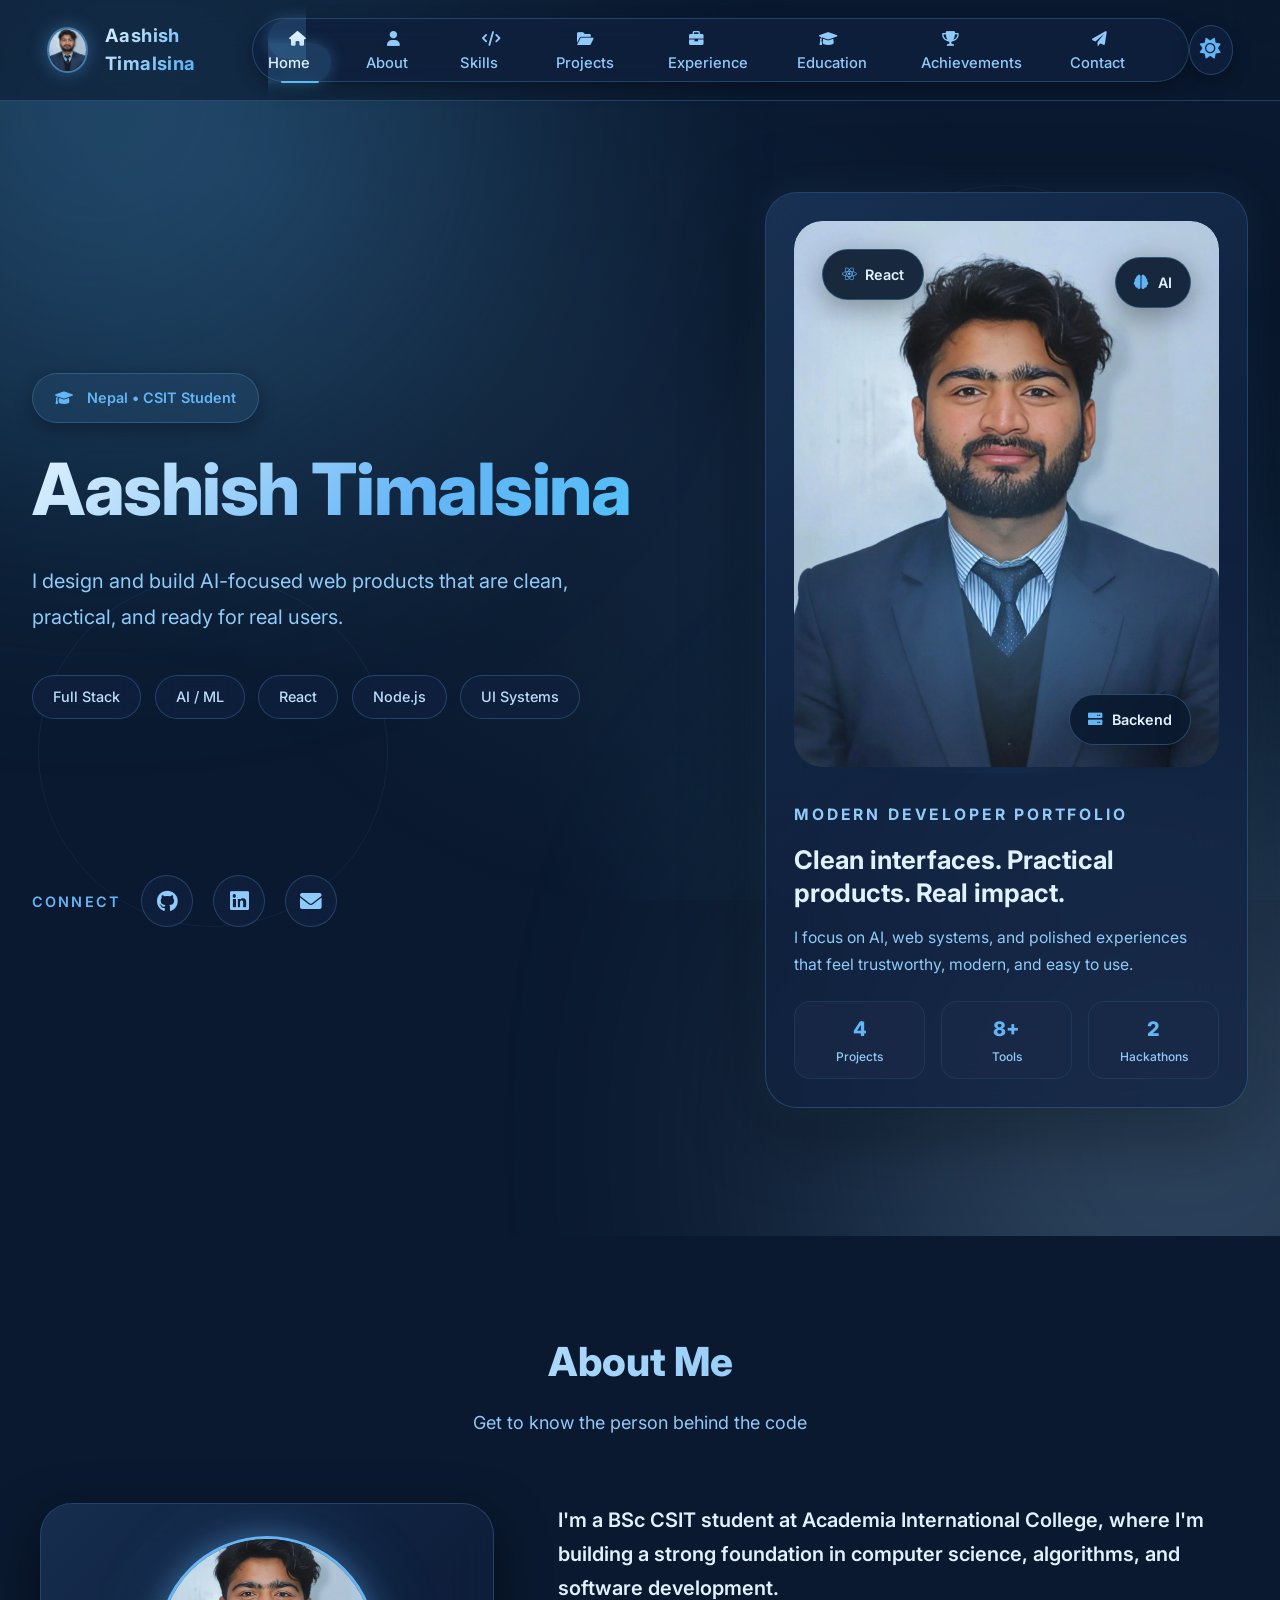
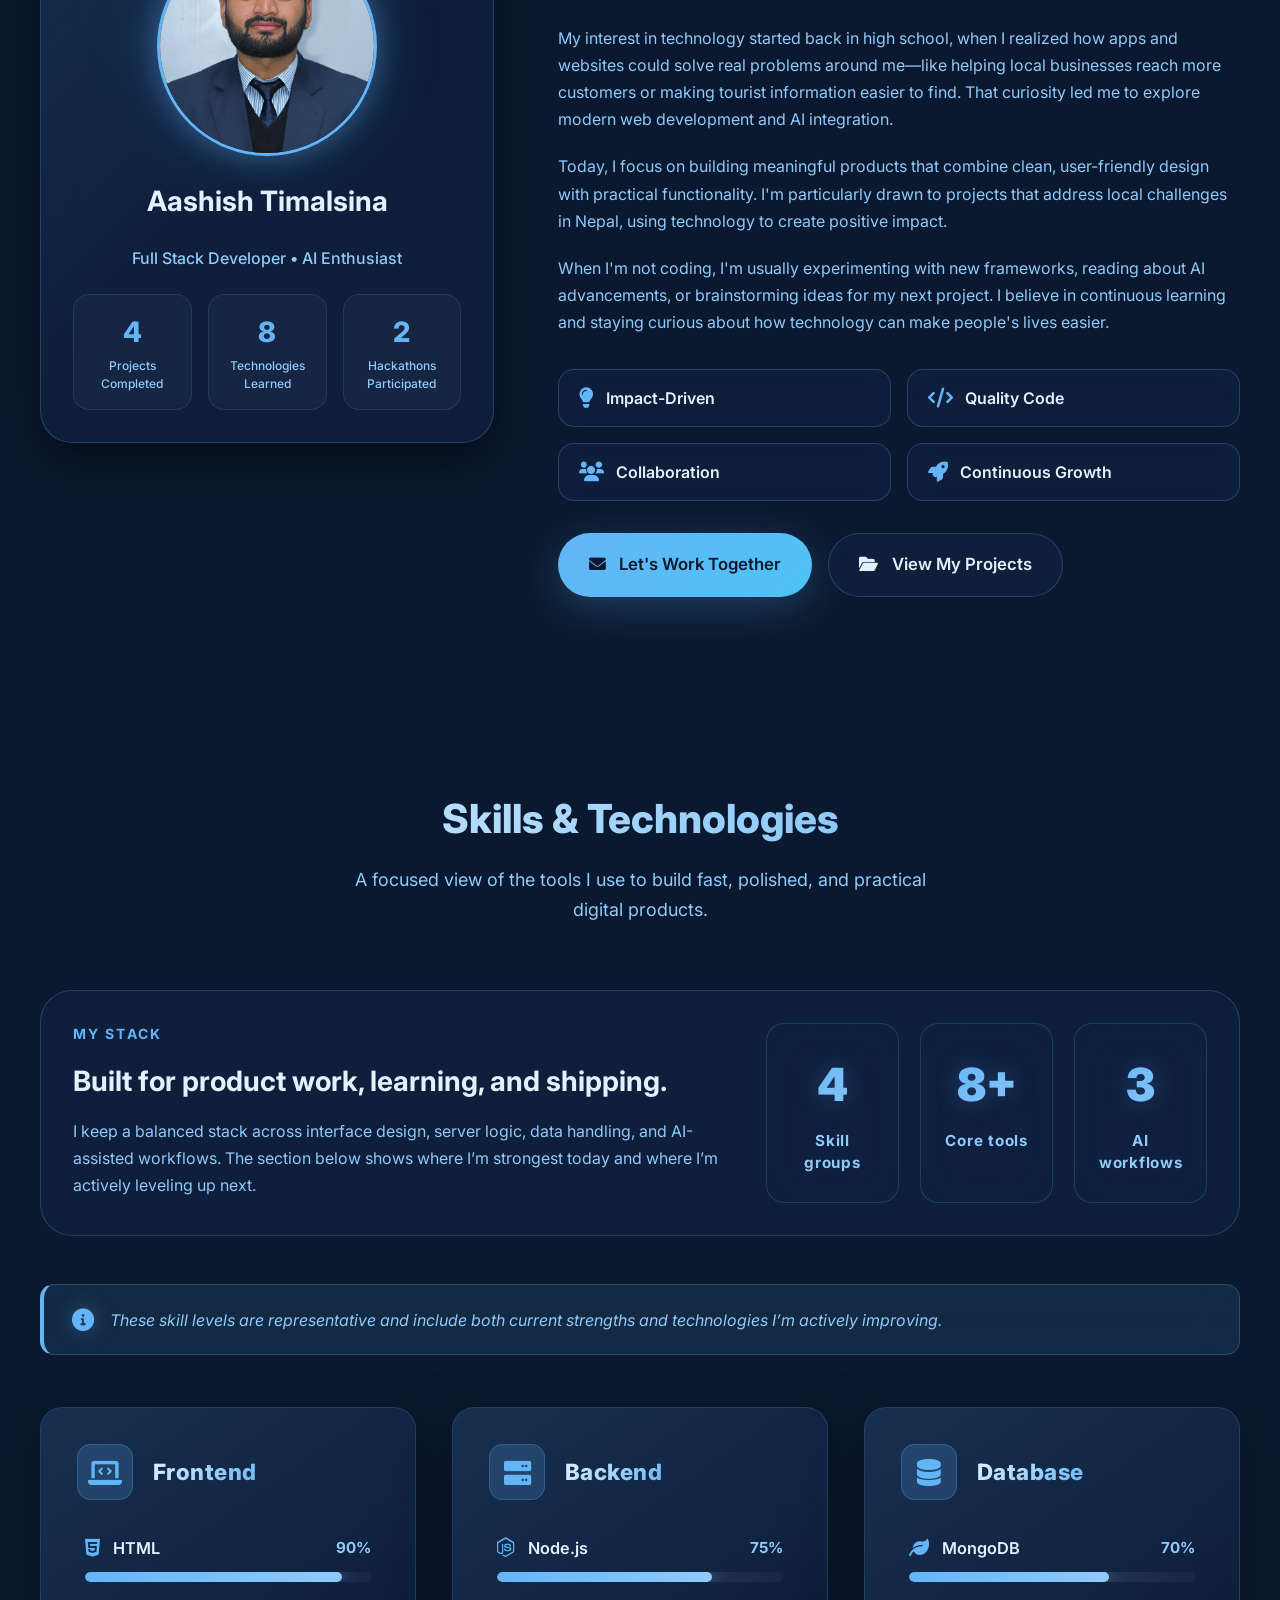
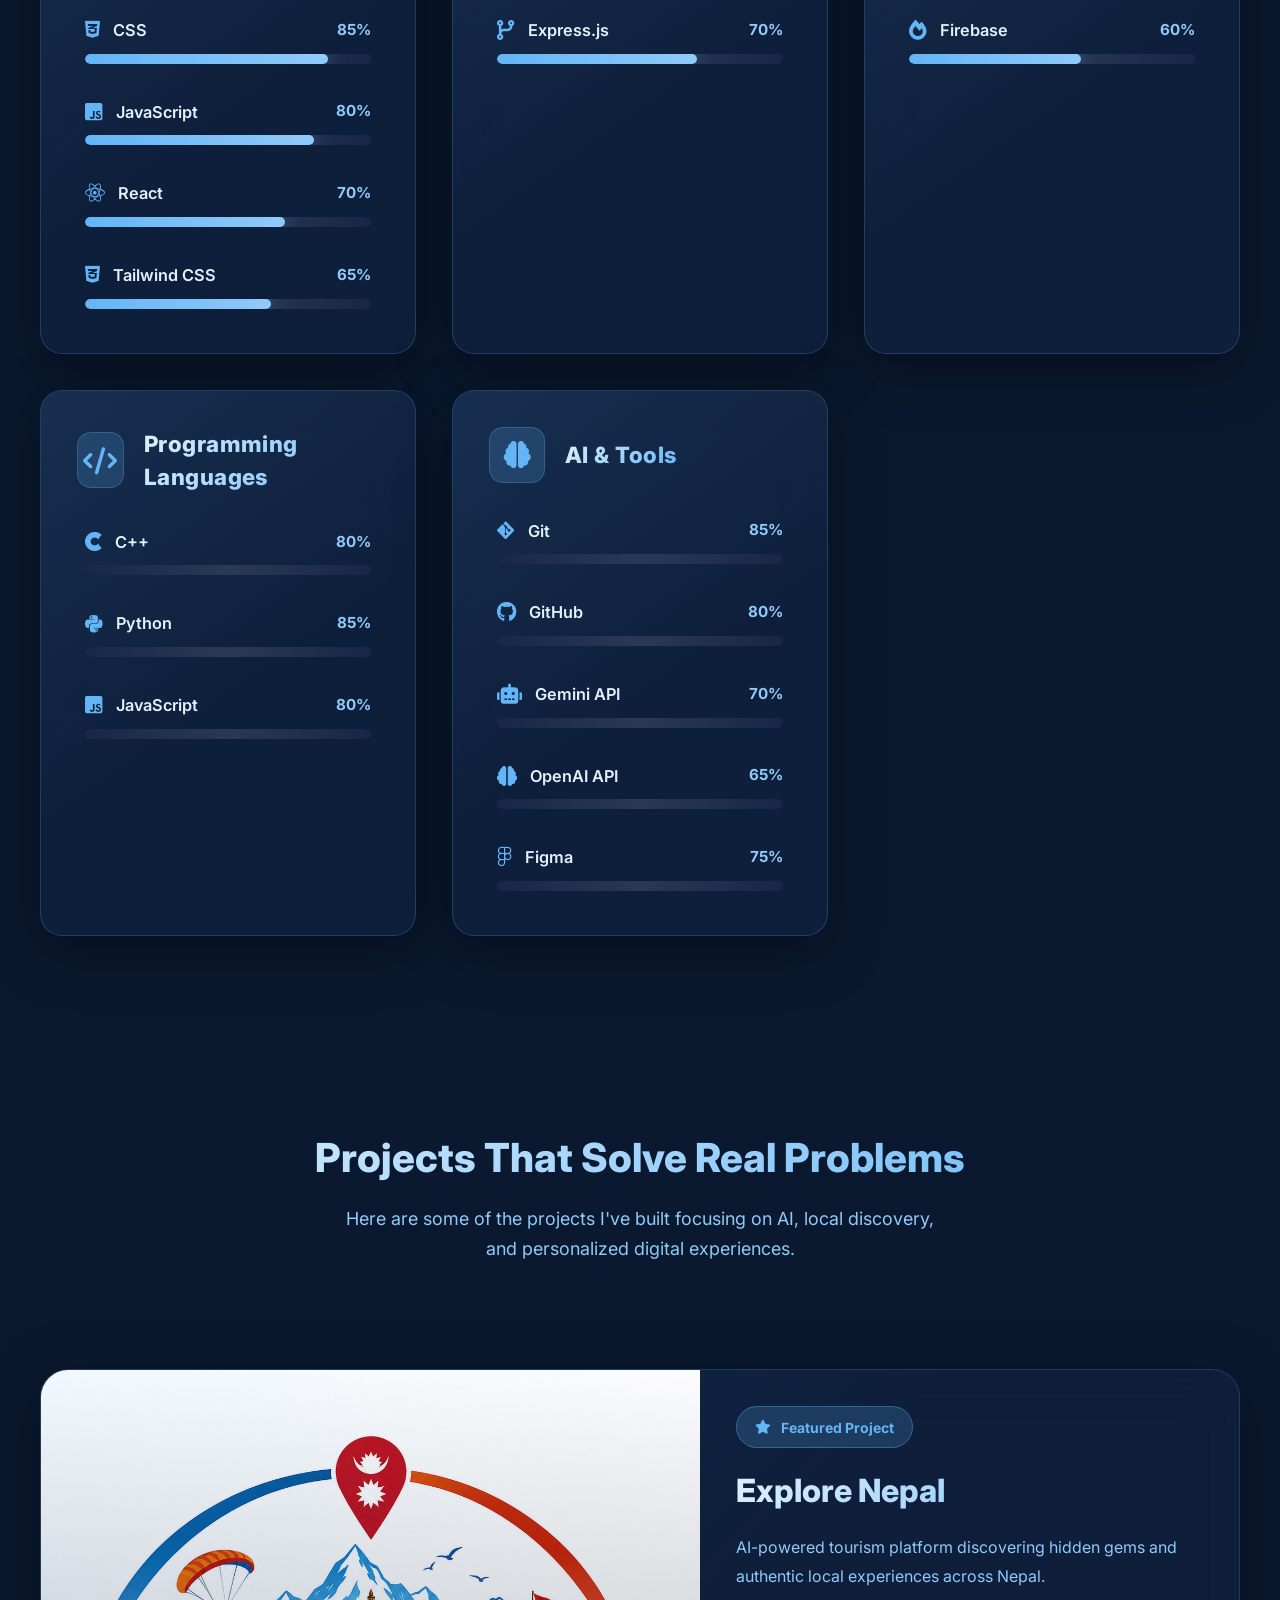
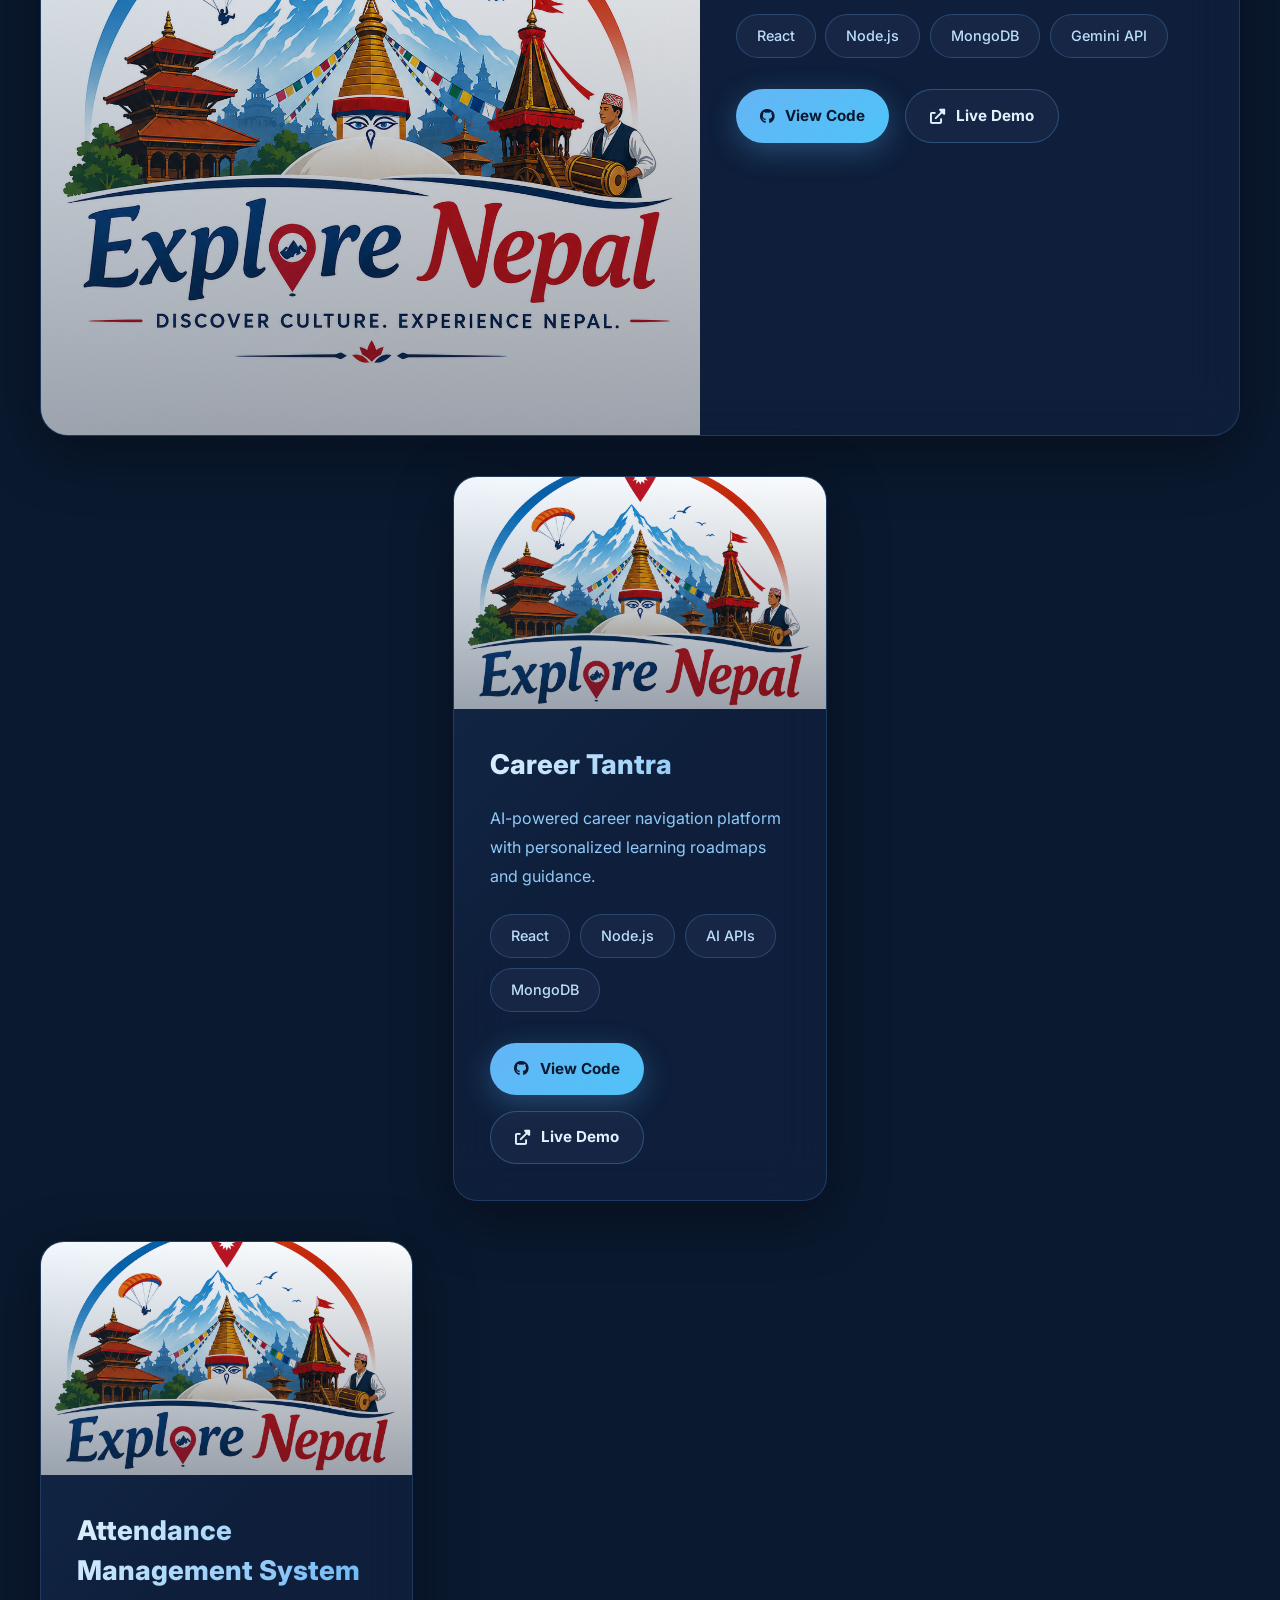
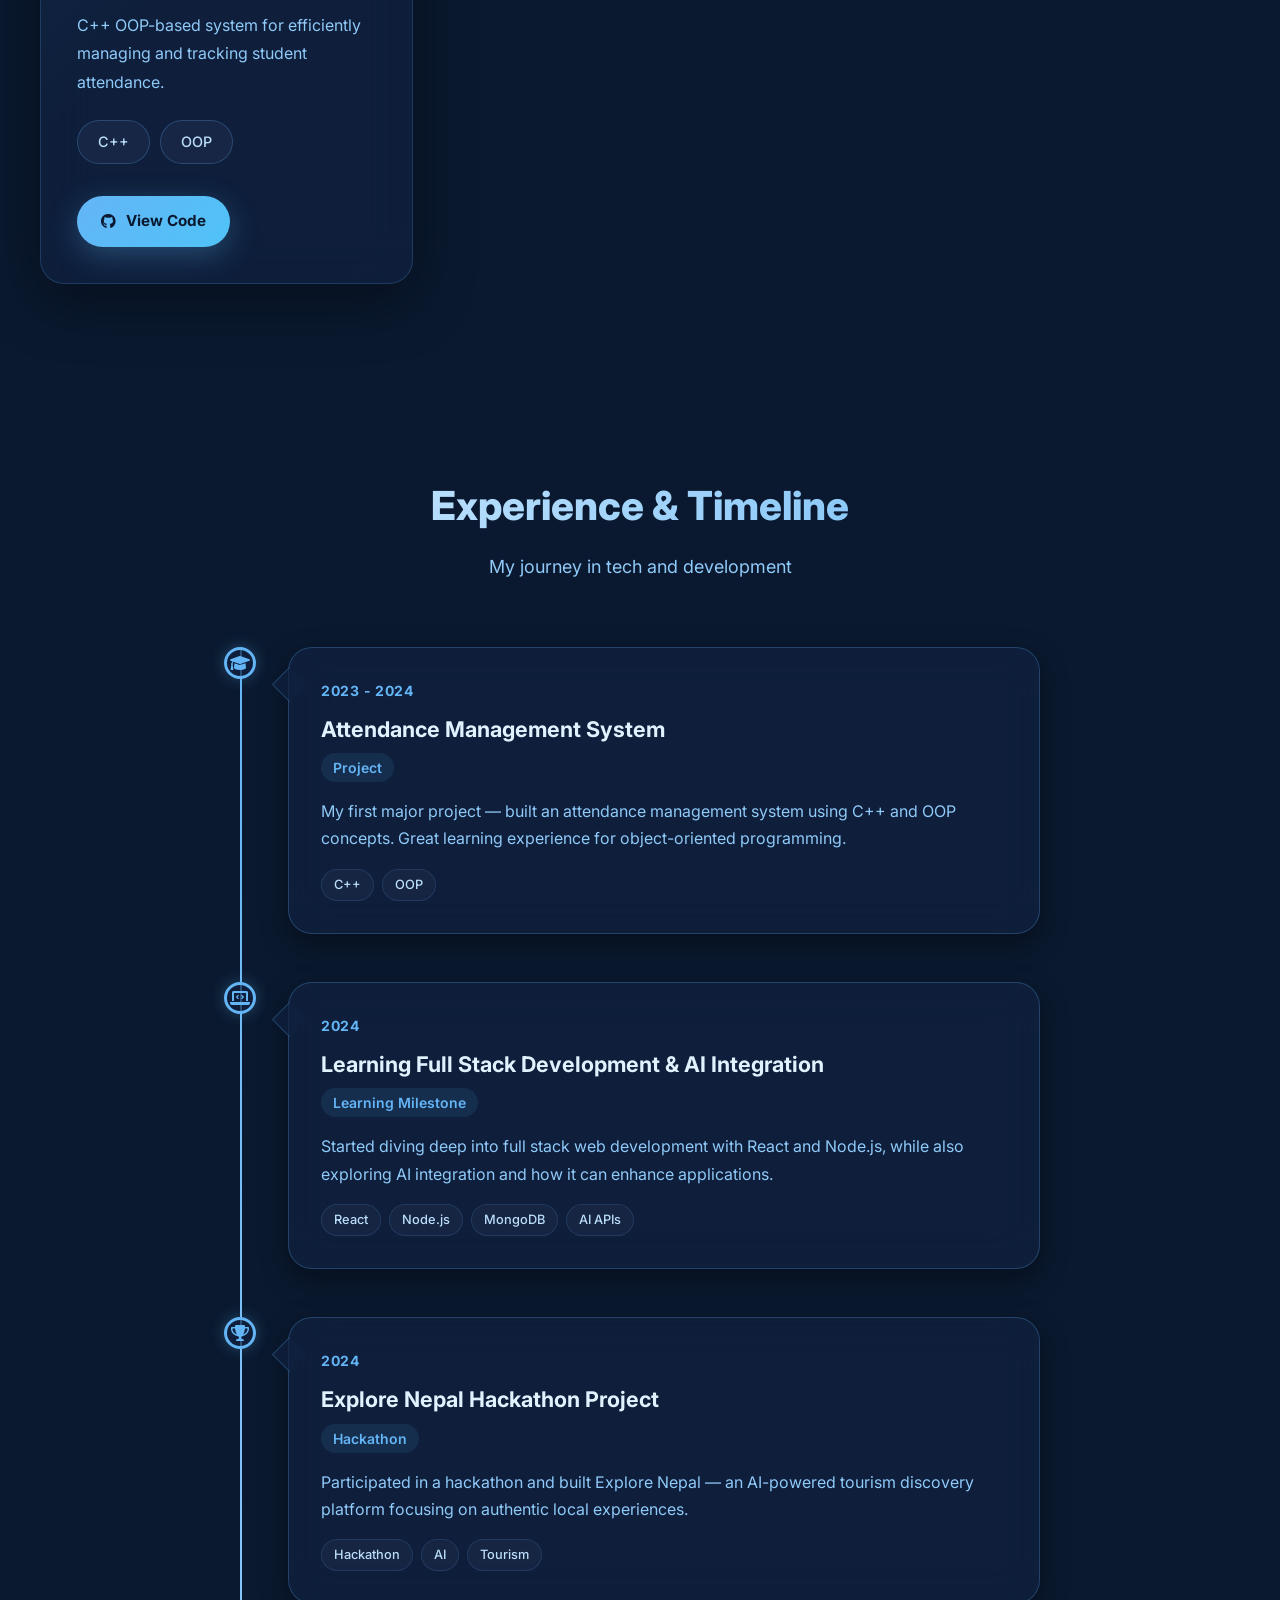
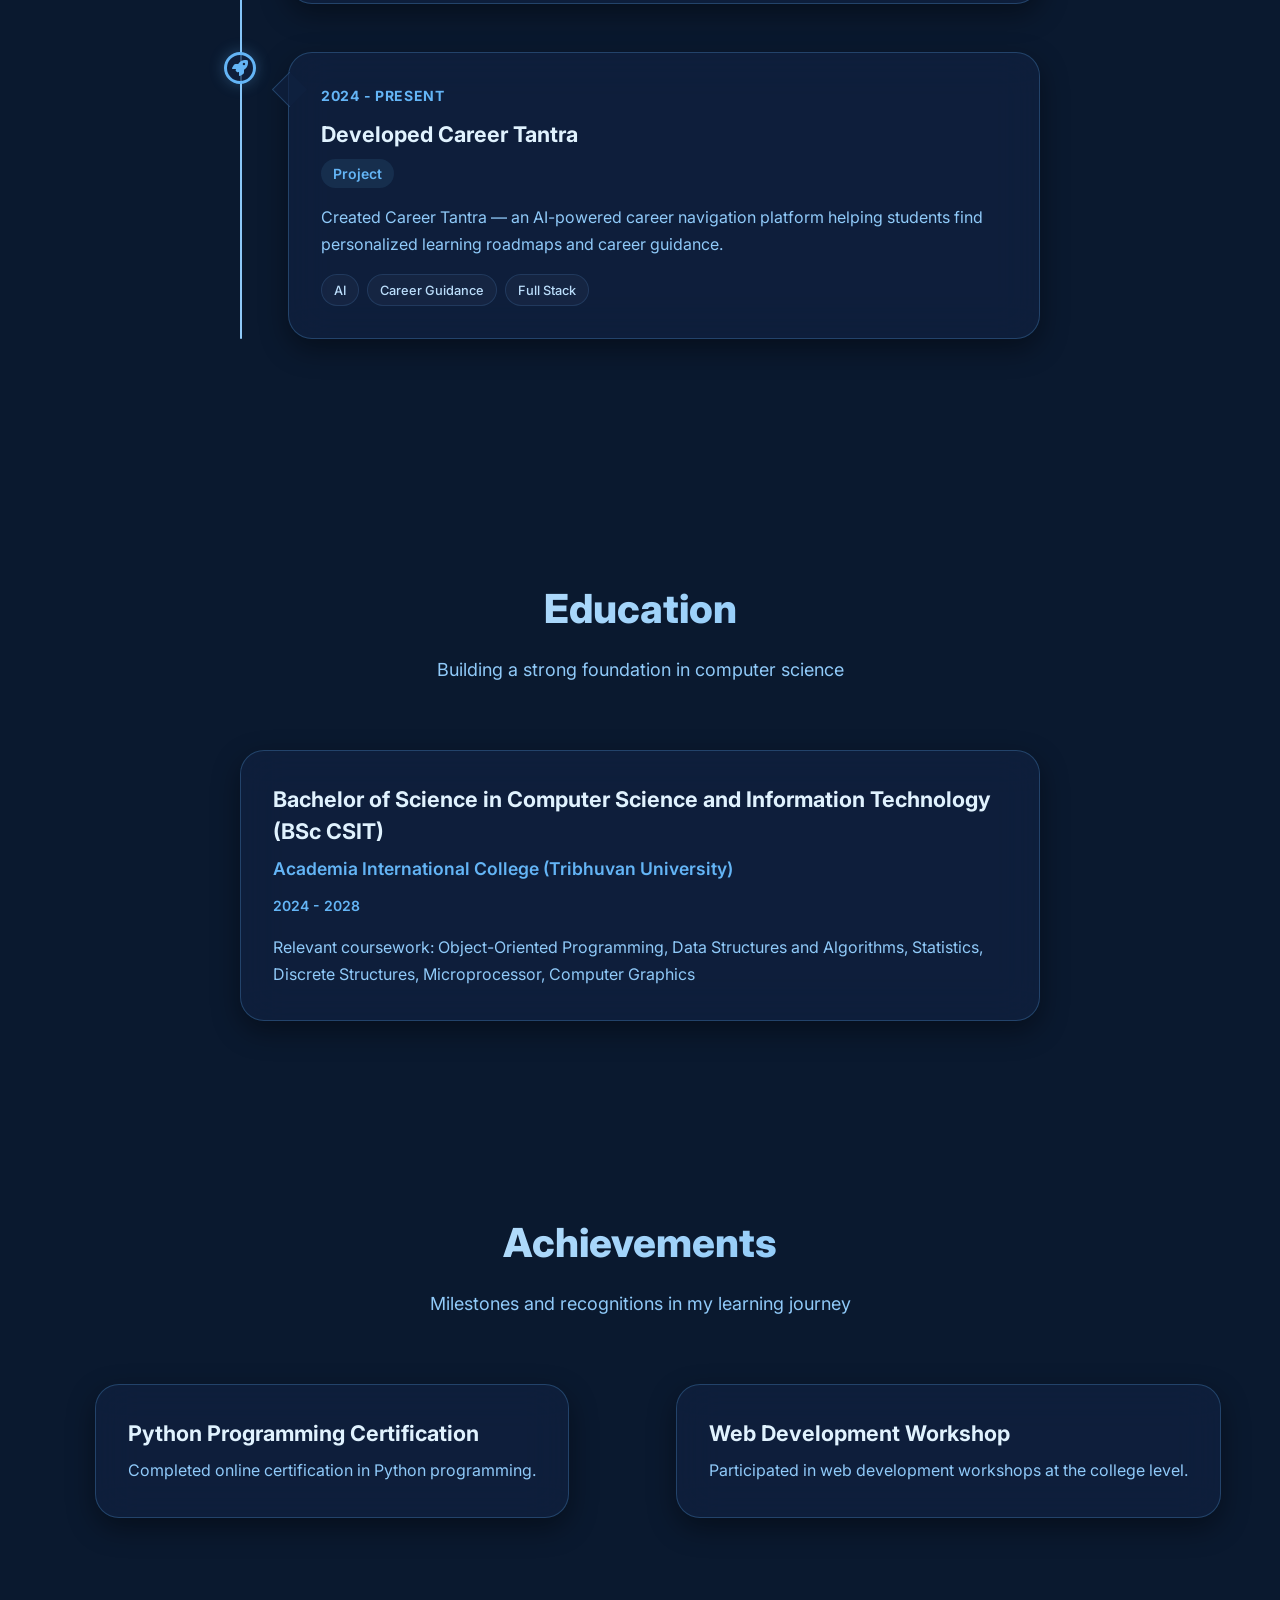
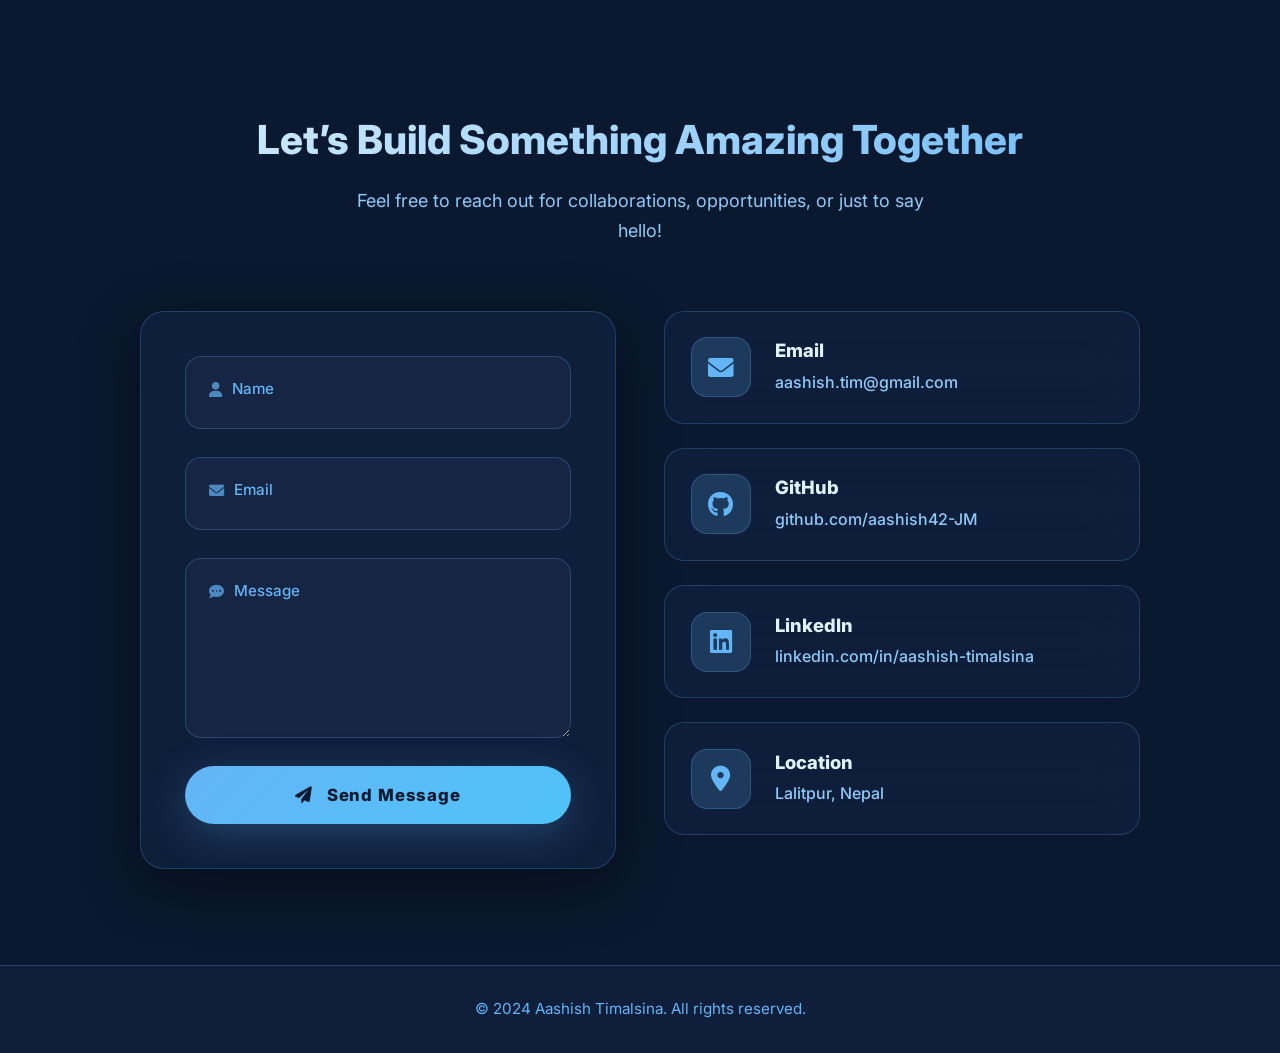
<file: index.html>
<!DOCTYPE html>
<html lang="en">
<head>
    <meta charset="UTF-8">
    <meta name="viewport" content="width=device-width, initial-scale=1.0">
    <meta name="description" content="Portfolio of Aashish Timalsina — a CSIT student and full stack developer building AI-powered platforms focused on career growth, local discovery, and modern web experiences.">
    <meta name="keywords" content="Aashish Timalsina, full stack developer, AI developer, Nepal, web developer, portfolio, React, Node.js, MongoDB, machine learning">
    <meta name="author" content="Aashish Timalsina">
    <meta name="robots" content="index, follow">
    
    <!-- Open Graph Meta Tags -->
    <meta property="og:title" content="Aashish Timalsina | Full Stack Developer & AI Enthusiast">
    <meta property="og:description" content="Portfolio of Aashish Timalsina — a CSIT student and full stack developer building AI-powered platforms focused on career growth, local discovery, and modern web experiences.">
    <meta property="og:type" content="website">
    <meta property="og:url" content="https://yourportfolio.com/">
    <meta property="og:image" content="https://yourportfolio.com/images/profile.jpg">
    <meta property="og:site_name" content="Aashish Timalsina Portfolio">
    
    <!-- Twitter Card Meta Tags -->
    <meta name="twitter:card" content="summary_large_image">
    <meta name="twitter:title" content="Aashish Timalsina | Full Stack Developer & AI Enthusiast">
    <meta name="twitter:description" content="Portfolio of Aashish Timalsina — a CSIT student and full stack developer building AI-powered platforms focused on career growth, local discovery, and modern web experiences.">
    <meta name="twitter:image" content="https://yourportfolio.com/images/profile.jpg">
    <meta name="twitter:creator" content="@yourtwitterhandle">
    
    <title>Aashish Timalsina | Full Stack Developer & AI Enthusiast</title>
    <link rel="icon" href="images/Favicon.png" type="image/png">
    <link rel="canonical" href="https://yourportfolio.com/">
    
    <!-- Google Analytics (replace G-XXXXXXXXXX with your actual GA4 ID) -->
    <script async src="https://www.googletagmanager.com/gtag/js?id=G-XXXXXXXXXX"></script>
    <script>
        window.dataLayer = window.dataLayer || [];
        function gtag(){dataLayer.push(arguments);}
        gtag('js', new Date());
        gtag('config', 'G-XXXXXXXXXX', {
            page_path: window.location.pathname,
            anonymize_ip: true,
            cookie_flags: 'SameSite=None;Secure'
        });
    </script>
    
    <link rel="stylesheet" href="styles.css">
    <link rel="stylesheet" href="https://cdnjs.cloudflare.com/ajax/libs/font-awesome/6.0.0/css/all.min.css">
    <link href="https://fonts.googleapis.com/css2?family=Inter:wght@400;500;600;700;800&family=Sora:wght@500;600;700;800&display=swap" rel="stylesheet">
</head>
<body class="home-page">
    <header>
        <nav>
            <div class="nav-container">
                <a href="#home" class="logo">
                    <div class="photo-container">
                        <img src="images/profile.jpg" alt="Aashish Timalsina" class="header-photo" id="header-img" loading="eager">
                    </div>
                    <h1>Aashish Timalsina</h1>
                </a>
                <ul class="nav-links">
                    <li><a href="#home" class="active"><i class="fas fa-home"></i> Home</a></li>
                    <li><a href="#about"><i class="fas fa-user"></i> About</a></li>
                    <li><a href="#skills"><i class="fas fa-code"></i> Skills</a></li>
                    <li><a href="#projects"><i class="fas fa-folder-open"></i> Projects</a></li>
                    <li><a href="#experience"><i class="fas fa-briefcase"></i> Experience</a></li>
                    <li><a href="#education"><i class="fas fa-graduation-cap"></i> Education</a></li>
                    <li><a href="#achievements"><i class="fas fa-trophy"></i> Achievements</a></li>
                    <li><a href="#contact"><i class="fas fa-paper-plane"></i> Contact</a></li>
                </ul>
                <button id="theme-toggle" class="theme-toggle" title="Toggle Theme">
                    <i class="fas fa-sun"></i>
                </button>
                <div class="hamburger">
                    <span></span>
                    <span></span>
                    <span></span>
                </div>
            </div>
        </nav>
    </header>

    <!-- Scroll Progress Indicator -->
    <div class="scroll-progress-container">
        <div class="scroll-progress-bar" id="scroll-progress"></div>
    </div>

    <section id="home" class="hero">
        <div class="hero-background">
            <div class="gradient-blob blob-1" data-parallax="0.2"></div>
            <div class="gradient-blob blob-2" data-parallax="0.15"></div>
            <div class="hero-orb hero-orb-1"></div>
            <div class="hero-orb hero-orb-2"></div>
        </div>
        <div class="hero-content">
            <div class="hero-left">
                <div class="hero-badge reveal">
                    <i class="fas fa-graduation-cap"></i>
                    <span>Nepal • CSIT Student</span>
                </div>
                <h1 class="hero-title reveal">
                    Aashish Timalsina
                </h1>
                <p class="hero-subtitle reveal">
                    I design and build AI-focused web products that are clean, practical, and ready for real users.
                </p>
                <div class="hero-tech reveal">
                    <span class="tech-pill">Full Stack</span>
                    <span class="tech-pill">AI / ML</span>
                    <span class="tech-pill">React</span>
                    <span class="tech-pill">Node.js</span>
                    <span class="tech-pill">UI Systems</span>
                </div>
                <div class="hero-cta reveal">
                    <a href="#projects" class="btn btn-primary">
                        <i class="fas fa-folder-open"></i>
                        View Projects
                    </a>
                    <a href="journey.html" class="btn btn-outline">
                        <i class="fas fa-route"></i>
                        Journey
                    </a>
                    <a href="#contact" class="btn btn-secondary">
                        <i class="fas fa-paper-plane"></i>
                        Contact Me
                    </a>
                </div>
                <div class="hero-social reveal">
                    <span class="hero-social-label">Connect</span>
                    <a href="https://github.com/aashish42-JM" target="_blank" rel="noopener noreferrer" class="social-link">
                        <i class="fab fa-github"></i>
                    </a>
                    <a href="https://www.linkedin.com/in/aashish-timalsina/" target="_blank" rel="noopener noreferrer" class="social-link">
                        <i class="fab fa-linkedin"></i>
                    </a>
                    <a href="mailto:aashish.tim@gmail.com" class="social-link">
                        <i class="fas fa-envelope"></i>
                    </a>
                </div>
            </div>
            <div class="hero-right">
                <div class="hero-profile-card reveal tilt floating" data-parallax="0.1">
                    <div class="hero-profile-media">
                        <img src="images/profile.jpg" alt="Aashish Timalsina" class="hero-image">
                        <div class="hero-profile-glow"></div>
                        <span class="hero-floating-chip chip-1"><i class="fab fa-react"></i> React</span>
                        <span class="hero-floating-chip chip-2"><i class="fas fa-brain"></i> AI</span>
                        <span class="hero-floating-chip chip-3"><i class="fas fa-server"></i> Backend</span>
                    </div>
                    <div class="hero-profile-body">
                        <p class="hero-profile-kicker">Modern developer portfolio</p>
                        <h2>Clean interfaces. Practical products. Real impact.</h2>
                        <p>I focus on AI, web systems, and polished experiences that feel trustworthy, modern, and easy to use.</p>
                        <div class="hero-profile-stats">
                            <div class="hero-mini-stat">
                                <strong>4</strong>
                                <span>Projects</span>
                            </div>
                            <div class="hero-mini-stat">
                                <strong>8+</strong>
                                <span>Tools</span>
                            </div>
                            <div class="hero-mini-stat">
                                <strong>2</strong>
                                <span>Hackathons</span>
                            </div>
                        </div>
                    </div>
                </div>
            </div>
        </div>
    </section>

    <section id="about" class="about-section section">
        <div class="container">
            <div class="section-header">
                <h2 class="section-title">About Me</h2>
                <p class="section-subtitle">Get to know the person behind the code</p>
            </div>
            
            <div class="about-content">
                <div class="about-left">
                    <div class="profile-card reveal tilt">
                        <div class="profile-image-wrapper">
                            <img src="images/profile.jpg" alt="Aashish Timalsina" class="profile-image">
                            <div class="profile-glow"></div>
                        </div>
                        <h3 class="profile-name">Aashish Timalsina</h3>
                        <p class="profile-role">Full Stack Developer • AI Enthusiast</p>
                        <div class="profile-stats stagger">
                            <div class="profile-stat reveal">
                                <div class="stat-number">4</div>
                                <div class="stat-label">Projects Completed</div>
                            </div>
                            <div class="profile-stat reveal">
                                <div class="stat-number">8</div>
                                <div class="stat-label">Technologies Learned</div>
                            </div>
                            <div class="profile-stat reveal">
                                <div class="stat-number">2</div>
                                <div class="stat-label">Hackathons Participated</div>
                            </div>
                        </div>
                    </div>
                </div>
                
                <div class="about-right">
                    <div class="about-story reveal">
                        <p class="about-lead">
                            I'm a BSc CSIT student at Academia International College, where I'm building a strong foundation in computer science, algorithms, and software development.
                        </p>
                        <p class="about-text">
                            My interest in technology started back in high school, when I realized how apps and websites could solve real problems around me—like helping local businesses reach more customers or making tourist information easier to find. That curiosity led me to explore modern web development and AI integration.
                        </p>
                        <p class="about-text">
                            Today, I focus on building meaningful products that combine clean, user-friendly design with practical functionality. I'm particularly drawn to projects that address local challenges in Nepal, using technology to create positive impact.
                        </p>
                        <p class="about-text">
                            When I'm not coding, I'm usually experimenting with new frameworks, reading about AI advancements, or brainstorming ideas for my next project. I believe in continuous learning and staying curious about how technology can make people's lives easier.
                        </p>
                    </div>
                    
                    <div class="about-values stagger reveal">
                        <div class="value-item reveal">
                            <i class="fas fa-lightbulb"></i>
                            <span>Impact-Driven</span>
                        </div>
                        <div class="value-item reveal">
                            <i class="fas fa-code"></i>
                            <span>Quality Code</span>
                        </div>
                        <div class="value-item reveal">
                            <i class="fas fa-users"></i>
                            <span>Collaboration</span>
                        </div>
                        <div class="value-item reveal">
                            <i class="fas fa-rocket"></i>
                            <span>Continuous Growth</span>
                        </div>
                    </div>
                    
                    <div class="about-buttons reveal">
                        <a href="#contact" class="btn btn-primary">
                            <i class="fas fa-envelope"></i>
                            Let's Work Together
                        </a>
                        <a href="#projects" class="btn btn-outline">
                            <i class="fas fa-folder-open"></i>
                            View My Projects
                        </a>
                    </div>
                </div>
            </div>
        </div>
    </section>

    <section id="skills" class="skills-section section">
        <div class="container">
            <div class="section-header skills-header">
                <h2 class="section-title">Skills & Technologies</h2>
                <p class="section-subtitle">A focused view of the tools I use to build fast, polished, and practical digital products.</p>
            </div>

            <div class="skills-showcase card reveal">
                <div class="skills-showcase-copy">
                    <p class="skills-kicker">My stack</p>
                    <h3>Built for product work, learning, and shipping.</h3>
                    <p class="skills-intro">I keep a balanced stack across interface design, server logic, data handling, and AI-assisted workflows. The section below shows where I’m strongest today and where I’m actively leveling up next.</p>
                </div>
                <div class="skills-metrics">
                    <div class="skills-metric card">
                        <span class="skills-metric-number">4</span>
                        <span class="skills-metric-label">Skill groups</span>
                    </div>
                    <div class="skills-metric card">
                        <span class="skills-metric-number">8+</span>
                        <span class="skills-metric-label">Core tools</span>
                    </div>
                    <div class="skills-metric card">
                        <span class="skills-metric-number">3</span>
                        <span class="skills-metric-label">AI workflows</span>
                    </div>
                </div>
            </div>

            <div class="skills-disclaimer card">
                <i class="fas fa-circle-info"></i>
                <span>These skill levels are representative and include both current strengths and technologies I’m actively improving.</span>
            </div>
            
            <div class="skills-categories">
                <!-- Frontend Category -->
                <div class="skill-category-card">
                    <div class="category-header">
                        <div class="category-icon">
                            <i class="fas fa-laptop-code"></i>
                        </div>
                        <h3>Frontend</h3>
                    </div>
                    <div class="skills-list">
                        <div class="skill-item" data-proficiency="90">
                            <div class="skill-info">
                                <div class="label">
                                    <i class="fab fa-html5"></i>
                                    <span>HTML</span>
                                </div>
                                <span class="percentage">90%</span>
                            </div>
                            <div class="skill-bar">
                                <div class="skill-progress" data-width="90%"></div>
                            </div>
                        </div>
                        <div class="skill-item" data-proficiency="85">
                            <div class="skill-info">
                                <div class="label">
                                    <i class="fab fa-css3-alt"></i>
                                    <span>CSS</span>
                                </div>
                                <span class="percentage">85%</span>
                            </div>
                            <div class="skill-bar">
                                <div class="skill-progress" data-width="85%"></div>
                            </div>
                        </div>
                        <div class="skill-item" data-proficiency="80">
                            <div class="skill-info">
                                <div class="label">
                                    <i class="fab fa-js-square"></i>
                                    <span>JavaScript</span>
                                </div>
                                <span class="percentage">80%</span>
                            </div>
                            <div class="skill-bar">
                                <div class="skill-progress" data-width="80%"></div>
                            </div>
                        </div>
                        <div class="skill-item" data-proficiency="70">
                            <div class="skill-info">
                                <div class="label">
                                    <i class="fab fa-react"></i>
                                    <span>React</span>
                                </div>
                                <span class="percentage">70%</span>
                            </div>
                            <div class="skill-bar">
                                <div class="skill-progress" data-width="70%"></div>
                            </div>
                        </div>
                        <div class="skill-item" data-proficiency="65">
                            <div class="skill-info">
                                <div class="label">
                                    <i class="fab fa-css3-alt"></i>
                                    <span>Tailwind CSS</span>
                                </div>
                                <span class="percentage">65%</span>
                            </div>
                            <div class="skill-bar">
                                <div class="skill-progress" data-width="65%"></div>
                            </div>
                        </div>
                    </div>
                </div>

                <!-- Backend Category -->
                <div class="skill-category-card">
                    <div class="category-header">
                        <div class="category-icon">
                            <i class="fas fa-server"></i>
                        </div>
                        <h3>Backend</h3>
                    </div>
                    <div class="skills-list">
                        <div class="skill-item" data-proficiency="75">
                            <div class="skill-info">
                                <div class="label">
                                    <i class="fab fa-node-js"></i>
                                    <span>Node.js</span>
                                </div>
                                <span class="percentage">75%</span>
                            </div>
                            <div class="skill-bar">
                                <div class="skill-progress" data-width="75%"></div>
                            </div>
                        </div>
                        <div class="skill-item" data-proficiency="70">
                            <div class="skill-info">
                                <div class="label">
                                    <i class="fas fa-code-branch"></i>
                                    <span>Express.js</span>
                                </div>
                                <span class="percentage">70%</span>
                            </div>
                            <div class="skill-bar">
                                <div class="skill-progress" data-width="70%"></div>
                            </div>
                        </div>
                    </div>
                </div>

                <!-- Database Category -->
                <div class="skill-category-card">
                    <div class="category-header">
                        <div class="category-icon">
                            <i class="fas fa-database"></i>
                        </div>
                        <h3>Database</h3>
                    </div>
                    <div class="skills-list">
                        <div class="skill-item" data-proficiency="70">
                            <div class="skill-info">
                                <div class="label">
                                    <i class="fas fa-leaf"></i>
                                    <span>MongoDB</span>
                                </div>
                                <span class="percentage">70%</span>
                            </div>
                            <div class="skill-bar">
                                <div class="skill-progress" data-width="70%"></div>
                            </div>
                        </div>
                        <div class="skill-item" data-proficiency="60">
                            <div class="skill-info">
                                <div class="label">
                                    <i class="fas fa-fire"></i>
                                    <span>Firebase</span>
                                </div>
                                <span class="percentage">60%</span>
                            </div>
                            <div class="skill-bar">
                                <div class="skill-progress" data-width="60%"></div>
                            </div>
                        </div>
                    </div>
                </div>

                <!-- Programming Languages Category -->
                <div class="skill-category-card">
                    <div class="category-header">
                        <div class="category-icon">
                            <i class="fas fa-code"></i>
                        </div>
                        <h3>Programming Languages</h3>
                    </div>
                    <div class="skills-list">
                        <div class="skill-item" data-proficiency="80">
                            <div class="skill-info">
                                <div class="label">
                                    <i class="fab fa-cuttlefish"></i>
                                    <span>C++</span>
                                </div>
                                <span class="percentage">80%</span>
                            </div>
                            <div class="skill-bar">
                                <div class="skill-progress" data-width="80%"></div>
                            </div>
                        </div>
                        <div class="skill-item" data-proficiency="85">
                            <div class="skill-info">
                                <div class="label">
                                    <i class="fab fa-python"></i>
                                    <span>Python</span>
                                </div>
                                <span class="percentage">85%</span>
                            </div>
                            <div class="skill-bar">
                                <div class="skill-progress" data-width="85%"></div>
                            </div>
                        </div>
                        <div class="skill-item" data-proficiency="80">
                            <div class="skill-info">
                                <div class="label">
                                    <i class="fab fa-js-square"></i>
                                    <span>JavaScript</span>
                                </div>
                                <span class="percentage">80%</span>
                            </div>
                            <div class="skill-bar">
                                <div class="skill-progress" data-width="80%"></div>
                            </div>
                        </div>
                    </div>
                </div>

                <!-- AI & Tools Category -->
                <div class="skill-category-card">
                    <div class="category-header">
                        <div class="category-icon">
                            <i class="fas fa-brain"></i>
                        </div>
                        <h3>AI & Tools</h3>
                    </div>
                    <div class="skills-list">
                        <div class="skill-item" data-proficiency="85">
                            <div class="skill-info">
                                <div class="label">
                                    <i class="fab fa-git-alt"></i>
                                    <span>Git</span>
                                </div>
                                <span class="percentage">85%</span>
                            </div>
                            <div class="skill-bar">
                                <div class="skill-progress" data-width="85%"></div>
                            </div>
                        </div>
                        <div class="skill-item" data-proficiency="80">
                            <div class="skill-info">
                                <div class="label">
                                    <i class="fab fa-github"></i>
                                    <span>GitHub</span>
                                </div>
                                <span class="percentage">80%</span>
                            </div>
                            <div class="skill-bar">
                                <div class="skill-progress" data-width="80%"></div>
                            </div>
                        </div>
                        <div class="skill-item" data-proficiency="70">
                            <div class="skill-info">
                                <div class="label">
                                    <i class="fas fa-robot"></i>
                                    <span>Gemini API</span>
                                </div>
                                <span class="percentage">70%</span>
                            </div>
                            <div class="skill-bar">
                                <div class="skill-progress" data-width="70%"></div>
                            </div>
                        </div>
                        <div class="skill-item" data-proficiency="65">
                            <div class="skill-info">
                                <div class="label">
                                    <i class="fas fa-brain"></i>
                                    <span>OpenAI API</span>
                                </div>
                                <span class="percentage">65%</span>
                            </div>
                            <div class="skill-bar">
                                <div class="skill-progress" data-width="65%"></div>
                            </div>
                        </div>
                        <div class="skill-item" data-proficiency="75">
                            <div class="skill-info">
                                <div class="label">
                                    <i class="fab fa-figma"></i>
                                    <span>Figma</span>
                                </div>
                                <span class="percentage">75%</span>
                            </div>
                            <div class="skill-bar">
                                <div class="skill-progress" data-width="75%"></div>
                            </div>
                        </div>
                    </div>
                </div>
            </div>
        </div>
    </section>

    <section id="projects" class="projects-section section">
        <div class="container">
            <div class="section-header">
                <h2 class="section-title">Projects That Solve Real Problems</h2>
                <p class="section-subtitle">Here are some of the projects I've built focusing on AI, local discovery, and personalized digital experiences.</p>
            </div>
            
            <div class="projects-grid">
                <!-- Project 1 - Featured -->
                <div id="explore-nepal"></div>
                <div class="project-card featured reveal tilt">
                    <div class="project-image-wrapper">
                        <img src="images/logo.png" alt="Explore Nepal" loading="lazy">
                    </div>
                    <div class="project-content">
                        <div class="project-badge">
                            <i class="fas fa-star"></i>
                            Featured Project
                        </div>
                        <h3 class="project-title">Explore Nepal</h3>
                        <p class="project-description">
                            AI-powered tourism platform discovering hidden gems and authentic local experiences across Nepal.
                        </p>
                        
                        <div class="project-tech">
                            <span class="tech-pill">React</span>
                            <span class="tech-pill">Node.js</span>
                            <span class="tech-pill">MongoDB</span>
                            <span class="tech-pill">Gemini API</span>
                        </div>
                        
                        <div class="project-buttons">
                            <a href="https://github.com/aashish42-JM/Genz-Innovators" target="_blank" rel="noopener noreferrer" class="project-btn primary">
                                <i class="fab fa-github"></i>
                                View Code
                            </a>
                            <a href="projects.html#explore-nepal" class="project-btn secondary">
                                <i class="fas fa-external-link-alt"></i>
                                Live Demo
                            </a>
                        </div>
                    </div>
                </div>

                <!-- Project 2 -->
                <div id="career-tantra"></div>
                <div class="project-card reveal tilt">
                    <div class="project-image-wrapper">
                        <img src="images/logo.png" alt="Career Tantra" loading="lazy">
                    </div>
                    <div class="project-content">
                        <h3 class="project-title">Career Tantra</h3>
                        <p class="project-description">
                            AI-powered career navigation platform with personalized learning roadmaps and guidance.
                        </p>
                        
                        <div class="project-tech">
                            <span class="tech-pill">React</span>
                            <span class="tech-pill">Node.js</span>
                            <span class="tech-pill">AI APIs</span>
                            <span class="tech-pill">MongoDB</span>
                        </div>
                        
                        <div class="project-buttons">
                            <a href="https://github.com/aashish42-JM/Career-Tantra" target="_blank" rel="noopener noreferrer" class="project-btn primary">
                                <i class="fab fa-github"></i>
                                View Code
                            </a>
                            <a href="projects.html#career-tantra" class="project-btn secondary">
                                <i class="fas fa-external-link-alt"></i>
                                Live Demo
                            </a>
                        </div>
                    </div>
                </div>

                <!-- Project 3 -->
                <div id="attendance-management"></div>
                <div class="project-card reveal tilt">
                    <div class="project-image-wrapper">
                        <img src="images/logo.png" alt="Attendance Management System" loading="lazy">
                    </div>
                    <div class="project-content">
                        <h3 class="project-title">Attendance Management System</h3>
                        <p class="project-description">
                            C++ OOP-based system for efficiently managing and tracking student attendance.
                        </p>
                        
                        <div class="project-tech">
                            <span class="tech-pill">C++</span>
                            <span class="tech-pill">OOP</span>
                        </div>
                        
                        <div class="project-buttons">
                            <a href="https://github.com/aashish42-JM?tab=repositories" target="_blank" rel="noopener noreferrer" class="project-btn primary">
                                <i class="fab fa-github"></i>
                                View Code
                            </a>
                        </div>
                    </div>
                </div>
            </div>
        </div>
    </section>

    <section id="experience" class="experience-section section">
        <div class="container">
            <div class="section-header">
                <h2 class="section-title">Experience & Timeline</h2>
                <p class="section-subtitle">My journey in tech and development</p>
            </div>
            
            <div class="timeline">
                <!-- Timeline Item 1 -->
                <div class="timeline-item">
                    <div class="timeline-marker">
                        <i class="fas fa-graduation-cap"></i>
                    </div>
                    <div class="timeline-content reveal">
                        <span class="timeline-date">2023 - 2024</span>
                        <h3 class="timeline-title">Attendance Management System</h3>
                        <span class="timeline-category">Project</span>
                        <p class="timeline-description">
                            My first major project — built an attendance management system using C++ and OOP concepts. Great learning experience for object-oriented programming.
                        </p>
                        <div class="timeline-tags">
                            <span class="tag">C++</span>
                            <span class="tag">OOP</span>
                        </div>
                    </div>
                </div>

                <!-- Timeline Item 2 -->
                <div class="timeline-item">
                    <div class="timeline-marker">
                        <i class="fas fa-laptop-code"></i>
                    </div>
                    <div class="timeline-content reveal">
                        <span class="timeline-date">2024</span>
                        <h3 class="timeline-title">Learning Full Stack Development & AI Integration</h3>
                        <span class="timeline-category">Learning Milestone</span>
                        <p class="timeline-description">
                            Started diving deep into full stack web development with React and Node.js, while also exploring AI integration and how it can enhance applications.
                        </p>
                        <div class="timeline-tags">
                            <span class="tag">React</span>
                            <span class="tag">Node.js</span>
                            <span class="tag">MongoDB</span>
                            <span class="tag">AI APIs</span>
                        </div>
                    </div>
                </div>

                <!-- Timeline Item 3 -->
                <div class="timeline-item">
                    <div class="timeline-marker">
                        <i class="fas fa-trophy"></i>
                    </div>
                    <div class="timeline-content reveal">
                        <span class="timeline-date">2024</span>
                        <h3 class="timeline-title">Explore Nepal Hackathon Project</h3>
                        <span class="timeline-category">Hackathon</span>
                        <p class="timeline-description">
                            Participated in a hackathon and built Explore Nepal — an AI-powered tourism discovery platform focusing on authentic local experiences.
                        </p>
                        <div class="timeline-tags">
                            <span class="tag">Hackathon</span>
                            <span class="tag">AI</span>
                            <span class="tag">Tourism</span>
                        </div>
                    </div>
                </div>

                <!-- Timeline Item 4 -->
                <div class="timeline-item">
                    <div class="timeline-marker">
                        <i class="fas fa-rocket"></i>
                    </div>
                    <div class="timeline-content reveal">
                        <span class="timeline-date">2024 - Present</span>
                        <h3 class="timeline-title">Developed Career Tantra</h3>
                        <span class="timeline-category">Project</span>
                        <p class="timeline-description">
                            Created Career Tantra — an AI-powered career navigation platform helping students find personalized learning roadmaps and career guidance.
                        </p>
                        <div class="timeline-tags">
                            <span class="tag">AI</span>
                            <span class="tag">Career Guidance</span>
                            <span class="tag">Full Stack</span>
                        </div>
                    </div>
                </div>
            </div>
        </div>
    </section>

    <section id="education" class="education-section section">
        <div class="container">
            <div class="section-header">
                <h2 class="section-title">Education</h2>
                <p class="section-subtitle">Building a strong foundation in computer science</p>
            </div>
            <div class="education-item">
                <h3>Bachelor of Science in Computer Science and Information Technology (BSc CSIT)</h3>
                <h4>Academia International College (Tribhuvan University)</h4>
                <p class="date">2024 - 2028</p>
                <p>Relevant coursework: Object-Oriented Programming, Data Structures and Algorithms, Statistics, Discrete Structures, Microprocessor, Computer Graphics</p>
            </div>
        </div>
    </section>

    <section id="achievements" class="achievements-section section">
        <div class="container">
            <div class="section-header">
                <h2 class="section-title">Achievements</h2>
                <p class="section-subtitle">Milestones and recognitions in my learning journey</p>
            </div>
            <div class="achievements-list">
                <div class="achievement-item">
                    <h3>Python Programming Certification</h3>
                    <p>Completed online certification in Python programming.</p>
                </div>
                <div class="achievement-item">
                    <h3>Web Development Workshop</h3>
                    <p>Participated in web development workshops at the college level.</p>
                </div>
            </div>
        </div>
    </section>



    <section id="contact" class="contact-section section">
        <div class="container">
            <div class="section-header">
                <h2 class="section-title">Let’s Build Something Amazing Together</h2>
                <p class="section-subtitle">Feel free to reach out for collaborations, opportunities, or just to say hello!</p>
            </div>
            <div class="contact-content">
                <form id="contact-form" class="contact-form" action="https://formspree.io/f/mreazaaw" method="POST">
                    <div class="form-group">
                        <input type="text" id="name" name="name" placeholder=" " required>
                        <label for="name"><i class="fas fa-user"></i> Name</label>
                    </div>
                    <div class="form-group">
                        <input type="email" id="email" name="email" placeholder=" " required>
                        <label for="email"><i class="fas fa-envelope"></i> Email</label>
                    </div>
                    <div class="form-group">
                        <textarea id="message" name="message" rows="5" placeholder=" " required></textarea>
                        <label for="message"><i class="fas fa-comment-dots"></i> Message</label>
                    </div>
                    <button type="submit" class="btn btn-primary">
                        <i class="fas fa-paper-plane"></i> Send Message
                    </button>
                </form>
                <div class="contact-info">
                    <div class="contact-item">
                        <div class="contact-icon">
                            <i class="fas fa-envelope"></i>
                        </div>
                        <div class="contact-details">
                            <h3>Email</h3>
                            <a href="mailto:aashish.tim@gmail.com">aashish.tim@gmail.com</a>
                        </div>
                    </div>
                    <div class="contact-item">
                        <div class="contact-icon">
                            <i class="fab fa-github"></i>
                        </div>
                        <div class="contact-details">
                            <h3>GitHub</h3>
                            <a href="https://github.com/aashish42-JM" target="_blank">github.com/aashish42-JM</a>
                        </div>
                    </div>
                    <div class="contact-item">
                        <div class="contact-icon">
                            <i class="fab fa-linkedin"></i>
                        </div>
                        <div class="contact-details">
                            <h3>LinkedIn</h3>
                            <a href="https://www.linkedin.com/in/aashish-timalsina/" target="_blank">linkedin.com/in/aashish-timalsina</a>
                        </div>
                    </div>
                    <div class="contact-item">
                        <div class="contact-icon">
                            <i class="fas fa-map-marker-alt"></i>
                        </div>
                        <div class="contact-details">
                            <h3>Location</h3>
                            <p>Lalitpur, Nepal</p>
                        </div>
                    </div>
                </div>
            </div>
        </div>
    </section>

    <!-- Toast Notification -->
    <div id="toast" class="toast">
        <div class="toast-content">
            <i class="toast-icon"></i>
            <div class="toast-message"></div>
        </div>
        <div class="toast-progress"></div>
    </div>

    <footer>
        <div class="container">
            <p>&copy; 2024 Aashish Timalsina. All rights reserved.</p>
        </div>
    </footer>

    <!-- Scroll to Top Button -->
    <button id="scrollToTopBtn" title="Go to top"><i class="fas fa-arrow-up"></i></button>

    <script src="script.js"></script>
</body>
</html>
</file>
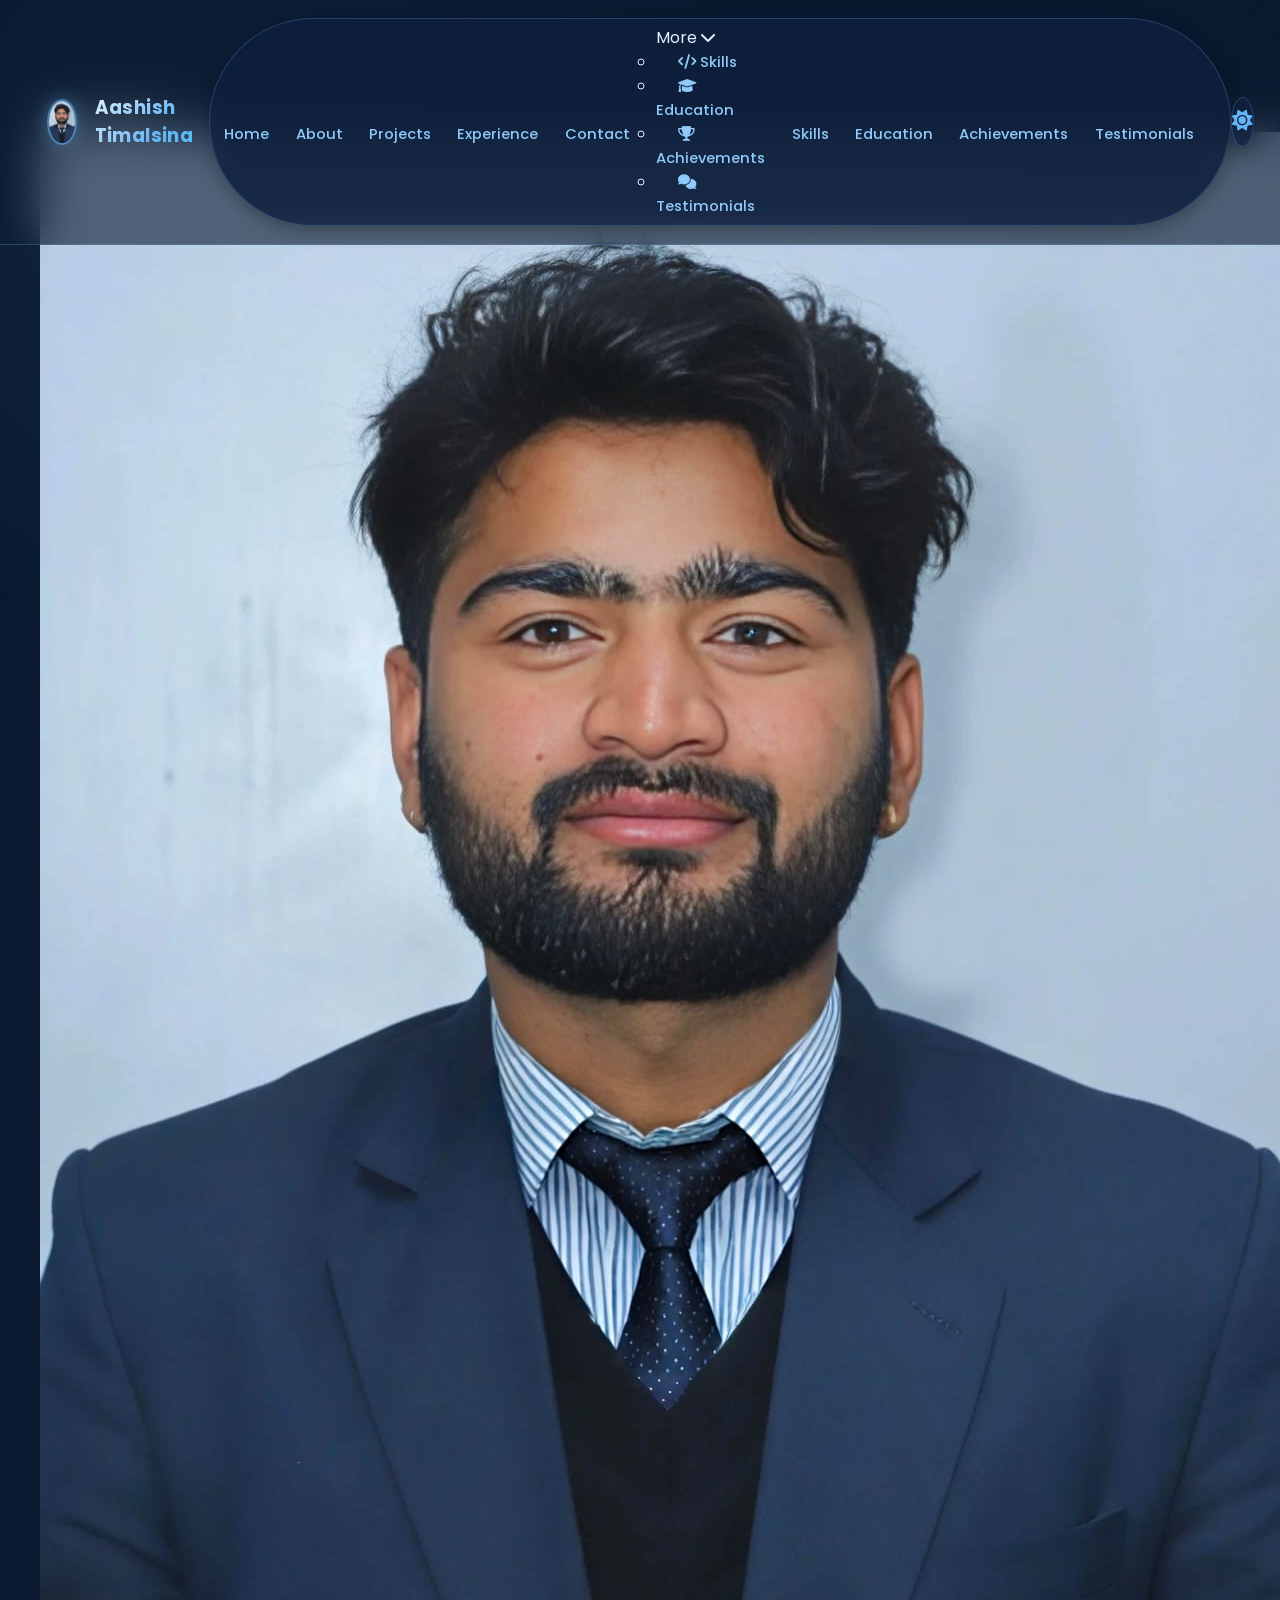
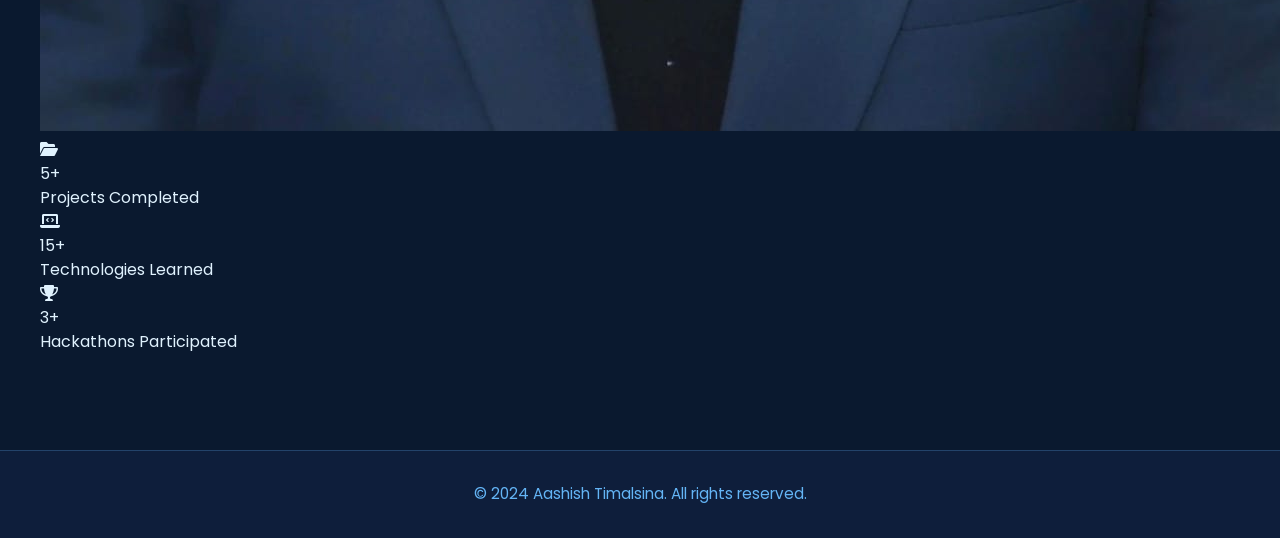
<file: about.html>
<!DOCTYPE html>
<html lang="en">
<head>
    <meta charset="UTF-8">
    <meta name="viewport" content="width=device-width, initial-scale=1.0">
    <meta name="description" content="About Aashish Timalsina — CSIT student and full stack developer building AI-powered platforms focused on career growth, local discovery, and modern web experiences.">
    <meta name="keywords" content="Aashish Timalsina, about, full stack developer, AI developer, Nepal, web developer">
    <meta name="author" content="Aashish Timalsina">
    <meta name="robots" content="index, follow">
    
    <!-- Open Graph Meta Tags -->
    <meta property="og:title" content="About | Aashish Timalsina | Full Stack Developer & AI Enthusiast">
    <meta property="og:description" content="About Aashish Timalsina — CSIT student and full stack developer building AI-powered platforms focused on career growth, local discovery, and modern web experiences.">
    <meta property="og:type" content="website">
    <meta property="og:url" content="https://yourportfolio.com/about.html">
    <meta property="og:image" content="https://yourportfolio.com/images/profile.jpg">
    <meta property="og:site_name" content="Aashish Timalsina Portfolio">
    
    <!-- Twitter Card Meta Tags -->
    <meta name="twitter:card" content="summary_large_image">
    <meta name="twitter:title" content="About | Aashish Timalsina |   AI Enthusiast">
    <meta name="twitter:description" content="About Aashish Timalsina — CSIT student and full stack developer building AI-powered platforms focused on career growth, local discovery, and modern web experiences.">
    <meta name="twitter:image" content="https://yourportfolio.com/images/profile.jpg">
    <meta name="twitter:creator" content="@yourtwitterhandle">
    
    <title>About | Aashish Timalsina | Full Stack Developer & AI Enthusiast</title>
    <link rel="icon" href="images/Favicon.png" type="image/png">
    <link rel="canonical" href="https://yourportfolio.com/about.html">
    
    <!-- Google Analytics (replace G-XXXXXXXXXX with your actual GA4 ID) -->
    <script async src="https://www.googletagmanager.com/gtag/js?id=G-XXXXXXXXXX"></script>
    <script>
        window.dataLayer = window.dataLayer || [];
        function gtag(){dataLayer.push(arguments);}
        gtag('js', new Date());
        gtag('config', 'G-XXXXXXXXXX', {
            page_path: window.location.pathname,
            anonymize_ip: true,
            cookie_flags: 'SameSite=None;Secure'
        });
    </script>
    
    <link rel="stylesheet" href="styles.css">
    <link rel="stylesheet" href="https://cdnjs.cloudflare.com/ajax/libs/font-awesome/6.0.0/css/all.min.css">
    <link href="https://fonts.googleapis.com/css2?family=Poppins:wght@300;400;500;600;700&display=swap" rel="stylesheet">
</head>
<body>
    <header>
        <nav>
            <div class="nav-container">
                <a href="index.html" class="logo">
                    <div class="photo-container">
                        <img src="images/profile.jpg" alt="Aashish Timalsina" class="header-photo" id="header-img" loading="eager">
                    </div>
                    <h1>Aashish Timalsina</h1>
                </a>
                <ul class="nav-links">
                    <li><a href="index.html">Home</a></li>
                    <li><a href="about.html" class="active">About</a></li>
                    <li><a href="projects.html">Projects</a></li>
                    <li><a href="experience.html">Experience</a></li>
                    <li><a href="contact.html">Contact</a></li>
                    <li class="nav-dropdown">
                        <span class="dropdown-toggle">
                            More <i class="fas fa-chevron-down"></i>
                        </span>
                        <ul class="dropdown-menu">
                            <li><a href="skills.html"><i class="fas fa-code"></i> Skills</a></li>
                            <li><a href="education.html"><i class="fas fa-graduation-cap"></i> Education</a></li>
                            <li><a href="achievements.html"><i class="fas fa-trophy"></i> Achievements</a></li>
                            <li><a href="testimonials.html"><i class="fas fa-comments"></i> Testimonials</a></li>
                        </ul>
                    </li>
                    <li class="mobile-only"><a href="skills.html">Skills</a></li>
                    <li class="mobile-only"><a href="education.html">Education</a></li>
                    <li class="mobile-only"><a href="achievements.html">Achievements</a></li>
                    <li class="mobile-only"><a href="testimonials.html">Testimonials</a></li>
                </ul>
                <button id="theme-toggle" class="theme-toggle" title="Toggle Theme">
                    <i class="fas fa-sun"></i>
                </button>
                <div class="hamburger">
                    <span></span>
                    <span></span>
                    <span></span>
                </div>
            </div>
        </nav>
    </header>

    <!-- Scroll Progress Indicator -->
    <div class="scroll-progress-container">
        <div class="scroll-progress-bar" id="scroll-progress"></div>
    </div>

    <section id="about" class="about-section">
        <div class="container">
            <h2>About Me</h2>
            <div class="about-content">
                <div class="about-left">
                    <div class="about-image-wrapper">
                        <img src="images/profile.jpg" alt="Aashish Timalsina" class="about-image">
                        <div class="about-image-decoration"></div>
                    </div>
                </div>
                <div class="about-right">
                    <div class="about-intro">
                        <p class="about-lead">Hi, I'm Aashish— a BSc CSIT student at Academia International College, Tribhuvan University, with a deep curiosity for technology and its potential to create real impact.</p>
                    </div>
                    <div class="about-story">
                        <p>Growing up in Nepal, I've always been fascinated by how technology can solve everyday problems in our local communities. What started as a simple curiosity about how websites work has evolved into a passion for building meaningful, user-centric products.</p>
                    </div>
                    <div class="about-focus">
                        <p>I enjoy working at the intersection of modern web development and AI, exploring ways to make applications smarter and more intuitive. Whether it's building tools for career guidance or platforms that help people discover local gems, my goal is to create things that people actually find useful.</p>
                    </div>
                    <div class="about-values">
                        <div class="value-item">
                            <i class="fas fa-lightbulb"></i>
                            <span>Innovation with purpose</span>
                        </div>
                        <div class="value-item">
                            <i class="fas fa-hands-helping"></i>
                            <span>Community-focused solutions</span>
                        </div>
                        <div class="value-item">
                            <i class="fas fa-code"></i>
                            <span>Clean, maintainable code</span>
                        </div>
                    </div>
                </div>
            </div>
            <div class="about-stats">
                <div class="stat-card">
                    <div class="stat-icon">
                        <i class="fas fa-folder-open"></i>
                    </div>
                    <div class="stat-content">
                        <div class="stat-number">5+</div>
                        <div class="stat-label">Projects Completed</div>
                    </div>
                </div>
                <div class="stat-card">
                    <div class="stat-icon">
                        <i class="fas fa-laptop-code"></i>
                    </div>
                    <div class="stat-content">
                        <div class="stat-number">15+</div>
                        <div class="stat-label">Technologies Learned</div>
                    </div>
                </div>
                <div class="stat-card">
                    <div class="stat-icon">
                        <i class="fas fa-trophy"></i>
                    </div>
                    <div class="stat-content">
                        <div class="stat-number">3+</div>
                        <div class="stat-label">Hackathons Participated</div>
                    </div>
                </div>
            </div>
        </div>
    </section>

    <footer>
        <div class="container">
            <p>&copy; 2024 Aashish Timalsina. All rights reserved.</p>
        </div>
    </footer>

    <!-- Scroll to Top Button -->
    <button id="scrollToTopBtn" title="Go to top"><i class="fas fa-arrow-up"></i></button>

    <script src="script.js"></script>
</body>
</html>
</file>
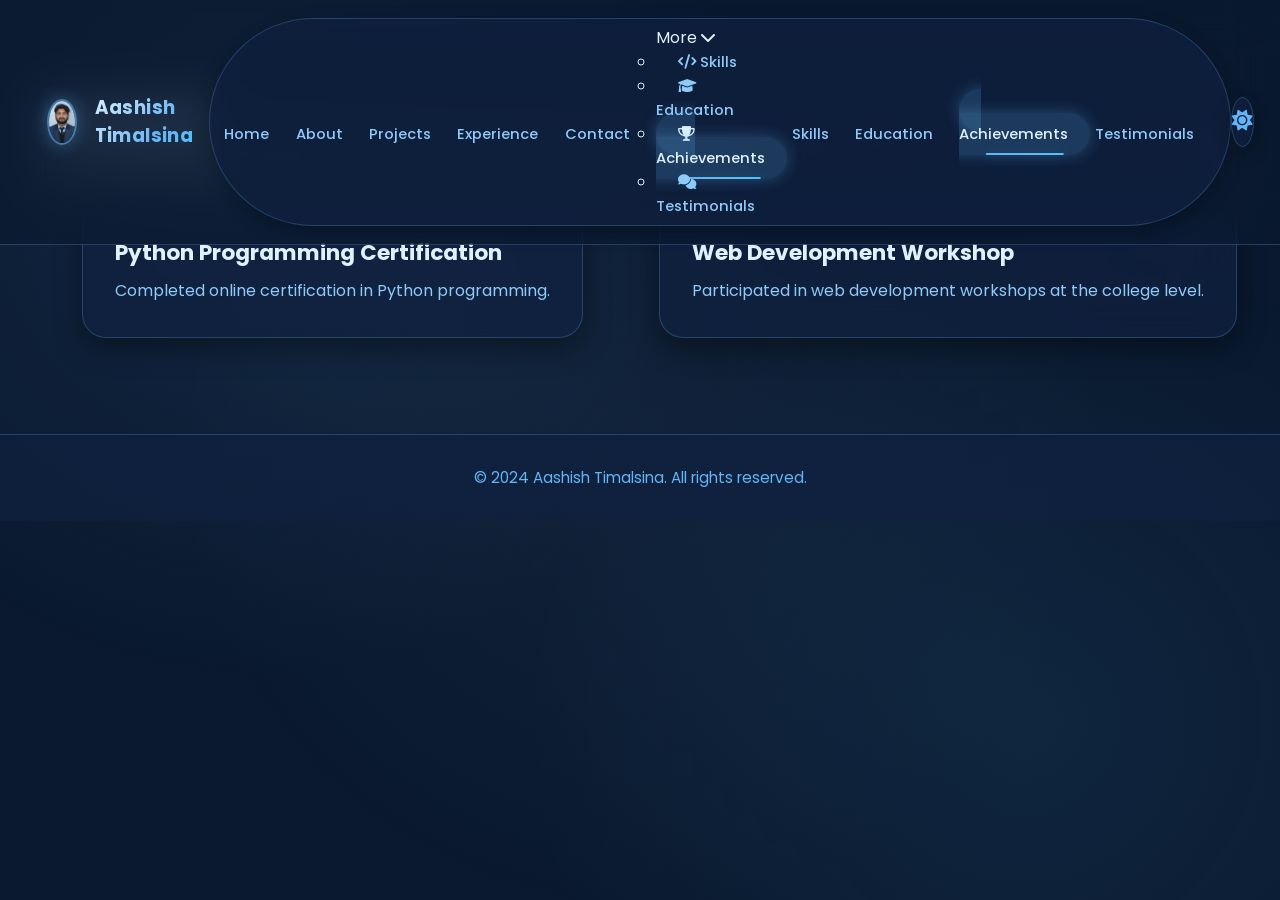
<file: achievements.html>
<!DOCTYPE html>
<html lang="en">
<head>
    <meta charset="UTF-8">
    <meta name="viewport" content="width=device-width, initial-scale=1.0">
    <meta name="description" content="Achievements of Aashish Timalsina — certifications, hackathon participations, and more.">
    <meta name="keywords" content="Aashish Timalsina, achievements, certifications, hackathons, Nepal">
    <meta name="author" content="Aashish Timalsina">
    <meta name="robots" content="index, follow">
    
    <!-- Open Graph Meta Tags -->
    <meta property="og:title" content="Achievements | Aashish Timalsina | Full Stack Developer & AI Enthusiast">
    <meta property="og:description" content="Achievements of Aashish Timalsina — certifications, hackathon participations, and more.">
    <meta property="og:type" content="website">
    <meta property="og:url" content="https://yourportfolio.com/achievements.html">
    <meta property="og:image" content="https://yourportfolio.com/images/profile.jpg">
    <meta property="og:site_name" content="Aashish Timalsina Portfolio">
    
    <!-- Twitter Card Meta Tags -->
    <meta name="twitter:card" content="summary_large_image">
    <meta name="twitter:title" content="Achievements | Aashish Timalsina | Full Stack Developer & AI Enthusiast">
    <meta name="twitter:description" content="Achievements of Aashish Timalsina — certifications, hackathon participations, and more.">
    <meta name="twitter:image" content="https://yourportfolio.com/images/profile.jpg">
    <meta name="twitter:creator" content="@yourtwitterhandle">
    
    <title>Achievements | Aashish Timalsina | Full Stack Developer & AI Enthusiast</title>
    <link rel="icon" href="images/Favicon.png" type="image/png">
    <link rel="canonical" href="https://yourportfolio.com/achievements.html">
    
    <!-- Google Analytics (replace G-XXXXXXXXXX with your actual GA4 ID) -->
    <script async src="https://www.googletagmanager.com/gtag/js?id=G-XXXXXXXXXX"></script>
    <script>
        window.dataLayer = window.dataLayer || [];
        function gtag(){dataLayer.push(arguments);}
        gtag('js', new Date());
        gtag('config', 'G-XXXXXXXXXX', {
            page_path: window.location.pathname,
            anonymize_ip: true,
            cookie_flags: 'SameSite=None;Secure'
        });
    </script>
    
    <link rel="stylesheet" href="styles.css">
    <link rel="stylesheet" href="https://cdnjs.cloudflare.com/ajax/libs/font-awesome/6.0.0/css/all.min.css">
    <link href="https://fonts.googleapis.com/css2?family=Poppins:wght@300;400;500;600;700&display=swap" rel="stylesheet">
</head>
<body>
    <header>
        <nav>
            <div class="nav-container">
                <a href="index.html" class="logo">
                    <div class="photo-container">
                        <img src="images/profile.jpg" alt="Aashish Timalsina" class="header-photo" id="header-img" loading="eager">
                    </div>
                    <h1>Aashish Timalsina</h1>
                </a>
                <ul class="nav-links">
                    <li><a href="index.html">Home</a></li>
                    <li><a href="about.html">About</a></li>
                    <li><a href="projects.html">Projects</a></li>
                    <li><a href="experience.html">Experience</a></li>
                    <li><a href="contact.html">Contact</a></li>
                    <li class="nav-dropdown">
                        <span class="dropdown-toggle">
                            More <i class="fas fa-chevron-down"></i>
                        </span>
                        <ul class="dropdown-menu">
                            <li><a href="skills.html"><i class="fas fa-code"></i> Skills</a></li>
                            <li><a href="education.html"><i class="fas fa-graduation-cap"></i> Education</a></li>
                            <li><a href="achievements.html" class="active"><i class="fas fa-trophy"></i> Achievements</a></li>
                            <li><a href="testimonials.html"><i class="fas fa-comments"></i> Testimonials</a></li>
                        </ul>
                    </li>
                    <li class="mobile-only"><a href="skills.html">Skills</a></li>
                    <li class="mobile-only"><a href="education.html">Education</a></li>
                    <li class="mobile-only"><a href="achievements.html" class="active">Achievements</a></li>
                    <li class="mobile-only"><a href="testimonials.html">Testimonials</a></li>
                </ul>
                <button id="theme-toggle" class="theme-toggle" title="Toggle Theme">
                    <i class="fas fa-sun"></i>
                </button>
                <div class="hamburger">
                    <span></span>
                    <span></span>
                    <span></span>
                </div>
            </div>
        </nav>
    </header>

    <!-- Scroll Progress Indicator -->
    <div class="scroll-progress-container">
        <div class="scroll-progress-bar" id="scroll-progress"></div>
    </div>

    <section id="achievements">
        <div class="container">
            <h2>Achievements</h2>
            <p>I have completed online certifications in Python programming and participated in web development workshops at the college level. These experiences have enhanced my practical skills and motivated me to continue learning new technologies.</p>
            <br>
            <div class="achievements-list">
                <div class="achievement-item">
                    <h3>Python Programming Certification</h3>
                    <p>Completed online certification in Python programming.</p>
                </div>
                <div class="achievement-item">
                    <h3>Web Development Workshop</h3>
                    <p>Participated in web development workshops at the college level.</p>
                </div>
            </div>
        </div>
    </section>

    <footer>
        <div class="container">
            <p>&copy; 2024 Aashish Timalsina. All rights reserved.</p>
        </div>
    </footer>

    <!-- Scroll to Top Button -->
    <button id="scrollToTopBtn" title="Go to top"><i class="fas fa-arrow-up"></i></button>

    <script src="script.js"></script>
</body>
</html>
</file>
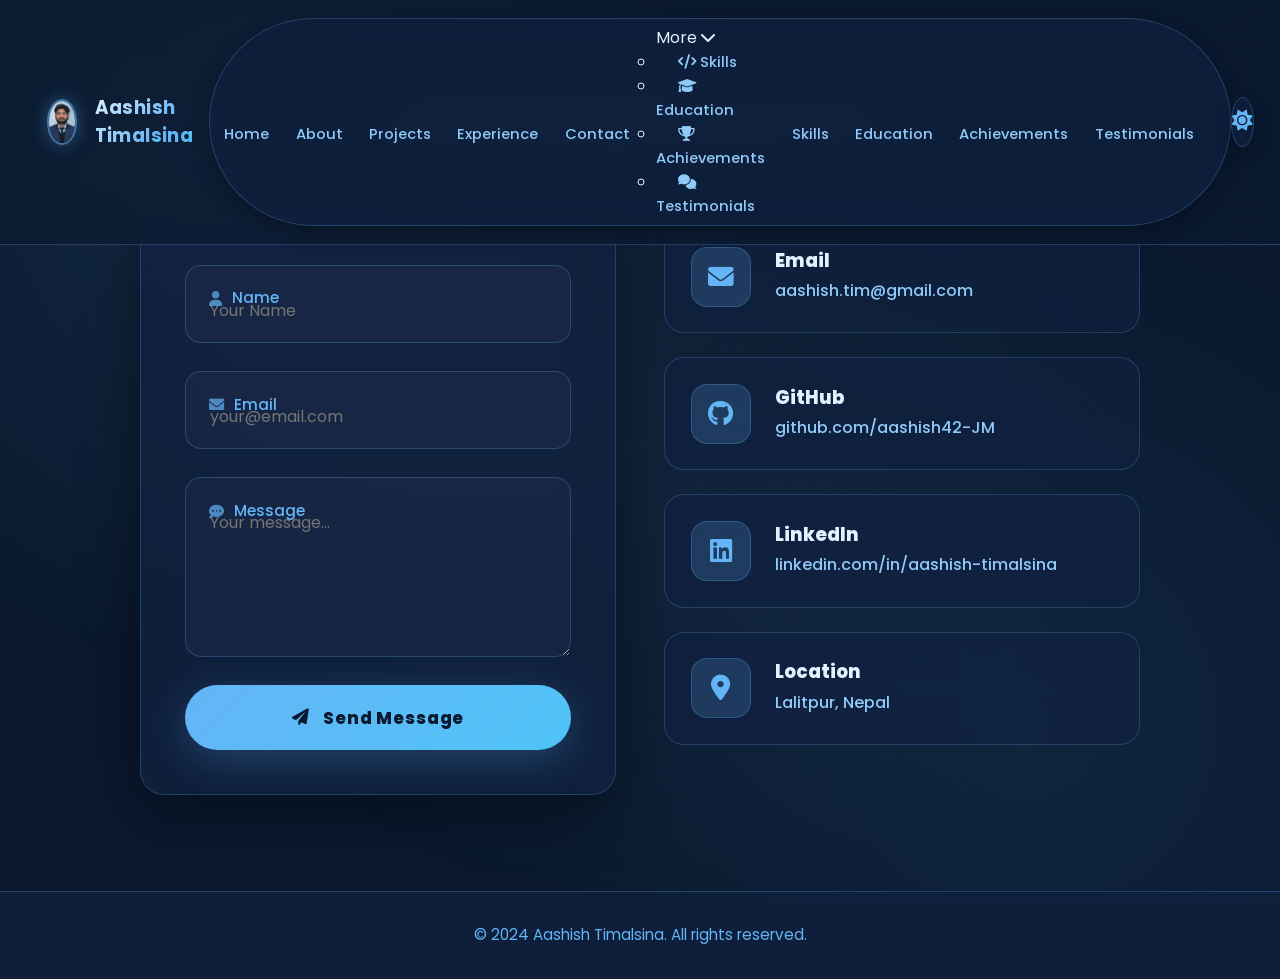
<file: contact.html>
<!DOCTYPE html>
<html lang="en">
<head>
    <meta charset="UTF-8">
    <meta name="viewport" content="width=device-width, initial-scale=1.0">
    <meta name="description" content="Contact Aashish Timalsina — full stack developer and AI enthusiast. Get in touch for collaborations, opportunities, or just to say hello!">
    <meta name="keywords" content="Aashish Timalsina, contact, full stack developer, AI developer, Nepal, email, GitHub, LinkedIn">
    <meta name="author" content="Aashish Timalsina">
    <meta name="robots" content="index, follow">
    
    <!-- Open Graph Meta Tags -->
    <meta property="og:title" content="Contact | Aashish Timalsina | Full Stack Developer & AI Enthusiast">
    <meta property="og:description" content="Contact Aashish Timalsina — full stack developer and AI enthusiast. Get in touch for collaborations, opportunities, or just to say hello!">
    <meta property="og:type" content="website">
    <meta property="og:url" content="https://yourportfolio.com/contact.html">
    <meta property="og:image" content="https://yourportfolio.com/images/profile.jpg">
    <meta property="og:site_name" content="Aashish Timalsina Portfolio">
    
    <!-- Twitter Card Meta Tags -->
    <meta name="twitter:card" content="summary_large_image">
    <meta name="twitter:title" content="Contact | Aashish Timalsina | Full Stack Developer & AI Enthusiast">
    <meta name="twitter:description" content="Contact Aashish Timalsina — full stack developer and AI enthusiast. Get in touch for collaborations, opportunities, or just to say hello!">
    <meta name="twitter:image" content="https://yourportfolio.com/images/profile.jpg">
    <meta name="twitter:creator" content="@yourtwitterhandle">
    
    <title>Contact | Aashish Timalsina | Full Stack Developer & AI Enthusiast</title>
    <link rel="icon" href="images/Favicon.png" type="image/png">
    <link rel="canonical" href="https://yourportfolio.com/contact.html">
    
    <!-- Google Analytics (replace G-XXXXXXXXXX with your actual GA4 ID) -->
    <script async src="https://www.googletagmanager.com/gtag/js?id=G-XXXXXXXXXX"></script>
    <script>
        window.dataLayer = window.dataLayer || [];
        function gtag(){dataLayer.push(arguments);}
        gtag('js', new Date());
        gtag('config', 'G-XXXXXXXXXX', {
            page_path: window.location.pathname,
            anonymize_ip: true,
            cookie_flags: 'SameSite=None;Secure'
        });
    </script>
    
    <link rel="stylesheet" href="styles.css">
    <link rel="stylesheet" href="https://cdnjs.cloudflare.com/ajax/libs/font-awesome/6.0.0/css/all.min.css">
    <link href="https://fonts.googleapis.com/css2?family=Poppins:wght=300;400;500;600;700&display=swap" rel="stylesheet">
</head>
<body>
    <header>
        <nav>
            <div class="nav-container">
                <a href="index.html" class="logo">
                    <div class="photo-container">
                        <img src="images/profile.jpg" alt="Aashish Timalsina" class="header-photo" id="header-img" loading="eager">
                    </div>
                    <h1>Aashish Timalsina</h1>
                </a>
                <ul class="nav-links">
                    <li><a href="index.html">Home</a></li>
                    <li><a href="about.html">About</a></li>
                    <li><a href="projects.html">Projects</a></li>
                    <li><a href="experience.html">Experience</a></li>
                    <li><a href="contact.html" class="active">Contact</a></li>
                    <li class="nav-dropdown">
                        <span class="dropdown-toggle">
                            More <i class="fas fa-chevron-down"></i>
                        </span>
                        <ul class="dropdown-menu">
                            <li><a href="skills.html"><i class="fas fa-code"></i> Skills</a></li>
                            <li><a href="education.html"><i class="fas fa-graduation-cap"></i> Education</a></li>
                            <li><a href="achievements.html"><i class="fas fa-trophy"></i> Achievements</a></li>
                            <li><a href="testimonials.html"><i class="fas fa-comments"></i> Testimonials</a></li>
                        </ul>
                    </li>
                    <li class="mobile-only"><a href="skills.html">Skills</a></li>
                    <li class="mobile-only"><a href="education.html">Education</a></li>
                    <li class="mobile-only"><a href="achievements.html">Achievements</a></li>
                    <li class="mobile-only"><a href="testimonials.html">Testimonials</a></li>
                </ul>
                <button id="theme-toggle" class="theme-toggle" title="Toggle Theme">
                    <i class="fas fa-sun"></i>
                </button>
                <div class="hamburger">
                    <span></span>
                    <span></span>
                    <span></span>
                </div>
            </div>
        </nav>
    </header>

    <!-- Scroll Progress Indicator -->
    <div class="scroll-progress-container">
        <div class="scroll-progress-bar" id="scroll-progress"></div>
    </div>

    <section id="contact">
        <div class="container">
            <div class="section-header">
                <h2>Let’s Build Something Amazing Together</h2>
                <p>Feel free to reach out for collaborations, opportunities, or just to say hello!</p>
            </div>
            <div class="contact-content">
                <form id="contact-form" class="contact-form" action="https://formspree.io/f/mreazaaw" method="POST" accept-charset="UTF-8">
                    <input type="hidden" name="_subject" value="New message from portfolio contact form">
                    <div class="form-group">
                        <label for="name"><i class="fas fa-user"></i> Name</label>
                        <input type="text" id="name" name="name" placeholder="Your Name" required>
                    </div>
                    <div class="form-group">
                        <label for="email"><i class="fas fa-envelope"></i> Email</label>
                        <input type="email" id="email" name="email" placeholder="your@email.com" required>
                    </div>
                    <div class="form-group">
                        <label for="message"><i class="fas fa-comment-dots"></i> Message</label>
                        <textarea id="message" name="message" rows="5" placeholder="Your message..." required></textarea>
                    </div>
                    <button type="submit" class="btn btn-primary">
                        <i class="fas fa-paper-plane"></i> Send Message
                    </button>
                </form>
                <div class="contact-info stagger">
                    <div class="contact-item reveal">
                        <div class="contact-icon">
                            <i class="fas fa-envelope"></i>
                        </div>
                        <div class="contact-details">
                            <h3>Email</h3>
                            <a href="mailto:aashish.tim@gmail.com">aashish.tim@gmail.com</a>
                        </div>
                    </div>
                    <div class="contact-item reveal">
                        <div class="contact-icon">
                            <i class="fab fa-github"></i>
                        </div>
                        <div class="contact-details">
                            <h3>GitHub</h3>
                            <a href="https://github.com/aashish42-JM" target="_blank" rel="noopener noreferrer">github.com/aashish42-JM</a>
                        </div>
                    </div>
                    <div class="contact-item reveal">
                        <div class="contact-icon">
                            <i class="fab fa-linkedin"></i>
                        </div>
                        <div class="contact-details">
                            <h3>LinkedIn</h3>
                            <a href="https://www.linkedin.com/in/aashish-timalsina/" target="_blank" rel="noopener noreferrer">linkedin.com/in/aashish-timalsina</a>
                        </div>
                    </div>
                    <div class="contact-item reveal">
                        <div class="contact-icon">
                            <i class="fas fa-map-marker-alt"></i>
                        </div>
                        <div class="contact-details">
                            <h3>Location</h3>
                            <p>Lalitpur, Nepal</p>
                        </div>
                    </div>
                </div>
            </div>
        </div>
    </section>

    <!-- Toast Notification -->
    <div id="toast" class="toast">
        <div class="toast-content">
            <i class="toast-icon"></i>
            <div class="toast-message"></div>
        </div>
        <div class="toast-progress"></div>
    </div>

    <footer>
        <div class="container">
            <p>&copy; 2024 Aashish Timalsina. All rights reserved.</p>
        </div>
    </footer>

    <!-- Scroll to Top Button -->
    <button id="scrollToTopBtn" title="Go to top"><i class="fas fa-arrow-up"></i></button>

    <script src="script.js"></script>
</body>
</html>
</file>
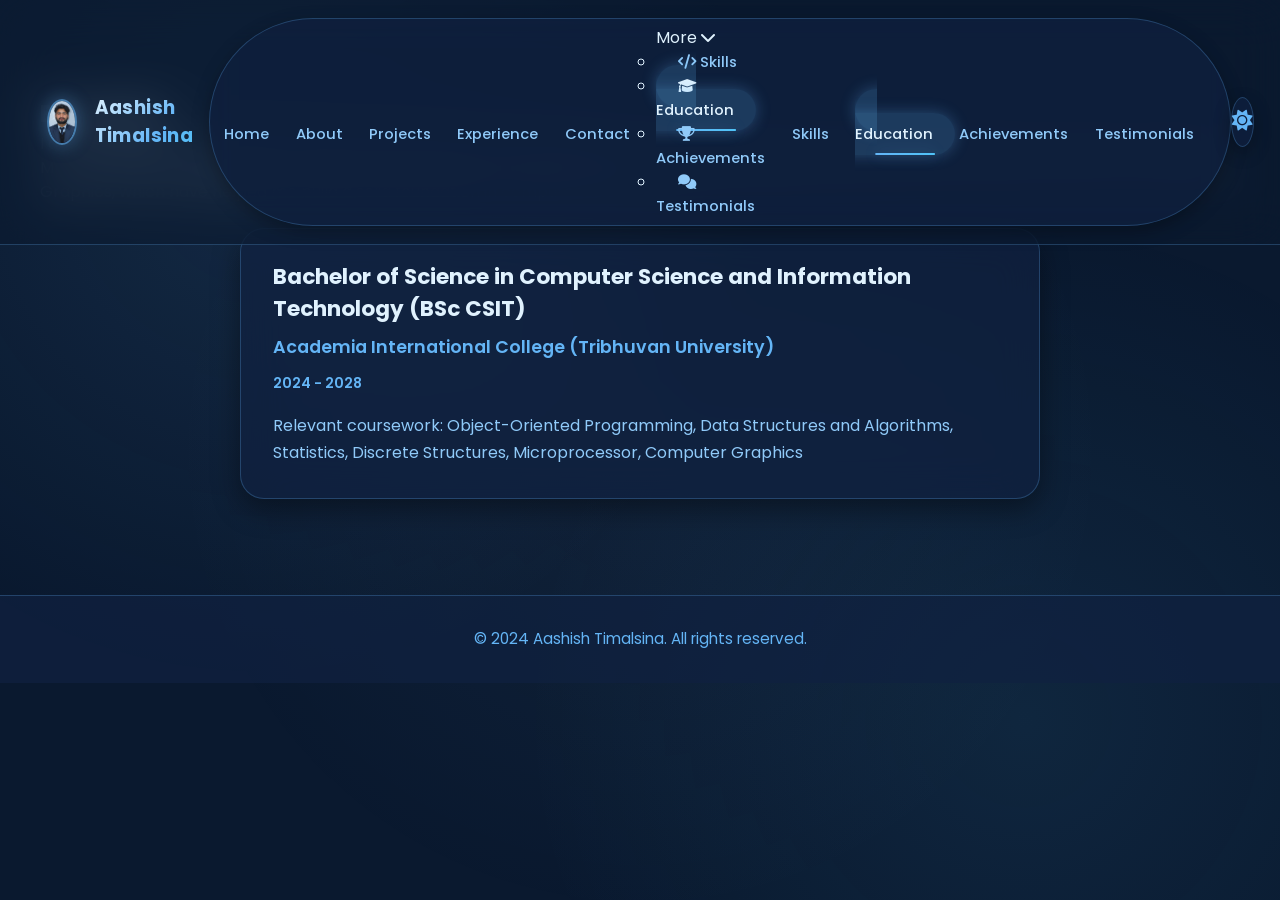
<file: education.html>
<!DOCTYPE html>
<html lang="en">
<head>
    <meta charset="UTF-8">
    <meta name="viewport" content="width=device-width, initial-scale=1.0">
    <meta name="description" content="Education of Aashish Timalsina — BSc CSIT student at Academia International College, Tribhuvan University.">
    <meta name="keywords" content="Aashish Timalsina, education, BSc CSIT, Tribhuvan University, Academia International College, Nepal">
    <meta name="author" content="Aashish Timalsina">
    <meta name="robots" content="index, follow">
    
    <!-- Open Graph Meta Tags -->
    <meta property="og:title" content="Education | Aashish Timalsina | Full Stack Developer & AI Enthusiast">
    <meta property="og:description" content="Education of Aashish Timalsina — BSc CSIT student at Academia International College, Tribhuvan University.">
    <meta property="og:type" content="website">
    <meta property="og:url" content="https://yourportfolio.com/education.html">
    <meta property="og:image" content="https://yourportfolio.com/images/profile.jpg">
    <meta property="og:site_name" content="Aashish Timalsina Portfolio">
    
    <!-- Twitter Card Meta Tags -->
    <meta name="twitter:card" content="summary_large_image">
    <meta name="twitter:title" content="Education | Aashish Timalsina | Full Stack Developer & AI Enthusiast">
    <meta name="twitter:description" content="Education of Aashish Timalsina — BSc CSIT student at Academia International College, Tribhuvan University.">
    <meta name="twitter:image" content="https://yourportfolio.com/images/profile.jpg">
    <meta name="twitter:creator" content="@yourtwitterhandle">
    
    <title>Education | Aashish Timalsina | Full Stack Developer & AI Enthusiast</title>
    <link rel="icon" href="images/Favicon.png" type="image/png">
    <link rel="canonical" href="https://yourportfolio.com/education.html">
    
    <!-- Google Analytics (replace G-XXXXXXXXXX with your actual GA4 ID) -->
    <script async src="https://www.googletagmanager.com/gtag/js?id=G-XXXXXXXXXX"></script>
    <script>
        window.dataLayer = window.dataLayer || [];
        function gtag(){dataLayer.push(arguments);}
        gtag('js', new Date());
        gtag('config', 'G-XXXXXXXXXX', {
            page_path: window.location.pathname,
            anonymize_ip: true,
            cookie_flags: 'SameSite=None;Secure'
        });
    </script>
    
    <link rel="stylesheet" href="styles.css">
    <link rel="stylesheet" href="https://cdnjs.cloudflare.com/ajax/libs/font-awesome/6.0.0/css/all.min.css">
    <link href="https://fonts.googleapis.com/css2?family=Poppins:wght@300;400;500;600;700&display=swap" rel="stylesheet">
</head>
<body>
    <header>
        <nav>
            <div class="nav-container">
                <a href="index.html" class="logo">
                    <div class="photo-container">
                        <img src="images/profile.jpg" alt="Aashish Timalsina" class="header-photo" id="header-img" loading="eager">
                    </div>
                    <h1>Aashish Timalsina</h1>
                </a>
                <ul class="nav-links">
                    <li><a href="index.html">Home</a></li>
                    <li><a href="about.html">About</a></li>
                    <li><a href="projects.html">Projects</a></li>
                    <li><a href="experience.html">Experience</a></li>
                    <li><a href="contact.html">Contact</a></li>
                    <li class="nav-dropdown">
                        <span class="dropdown-toggle">
                            More <i class="fas fa-chevron-down"></i>
                        </span>
                        <ul class="dropdown-menu">
                            <li><a href="skills.html"><i class="fas fa-code"></i> Skills</a></li>
                            <li><a href="education.html" class="active"><i class="fas fa-graduation-cap"></i> Education</a></li>
                            <li><a href="achievements.html"><i class="fas fa-trophy"></i> Achievements</a></li>
                            <li><a href="testimonials.html"><i class="fas fa-comments"></i> Testimonials</a></li>
                        </ul>
                    </li>
                    <li class="mobile-only"><a href="skills.html">Skills</a></li>
                    <li class="mobile-only"><a href="education.html" class="active">Education</a></li>
                    <li class="mobile-only"><a href="achievements.html">Achievements</a></li>
                    <li class="mobile-only"><a href="testimonials.html">Testimonials</a></li>
                </ul>
                <button id="theme-toggle" class="theme-toggle" title="Toggle Theme">
                    <i class="fas fa-sun"></i>
                </button>
                <div class="hamburger">
                    <span></span>
                    <span></span>
                    <span></span>
                </div>
            </div>
        </nav>
    </header>

    <!-- Scroll Progress Indicator -->
    <div class="scroll-progress-container">
        <div class="scroll-progress-bar" id="scroll-progress"></div>
    </div>

    <section id="education">
        <div class="container">
            <h2>Education</h2>
            <p>I am studying BSc in Computer Science and Information Technology (BSc CSIT) at Academia International College, affiliated with Tribhuvan University. My coursework includes Object-Oriented Programming, Data Structures and Algorithms, Statistics, Discrete Structures, Microprocessor, and Computer Graphics, which have helped me build a solid foundation in computer science.</p>
            <br>
            <div class="education-item">
                <h3>Bachelor of Science in Computer Science and Information Technology (BSc CSIT)</h3>
                <h4>Academia International College (Tribhuvan University)</h4>
                <p class="date">2024 - 2028</p>
                <p>Relevant coursework: Object-Oriented Programming, Data Structures and Algorithms, Statistics, Discrete Structures, Microprocessor, Computer Graphics</p>
            </div>
        </div>
    </section>

    <footer>
        <div class="container">
            <p>&copy; 2024 Aashish Timalsina. All rights reserved.</p>
        </div>
    </footer>

    <!-- Scroll to Top Button -->
    <button id="scrollToTopBtn" title="Go to top"><i class="fas fa-arrow-up"></i></button>

    <script src="script.js"></script>
</body>
</html>
</file>
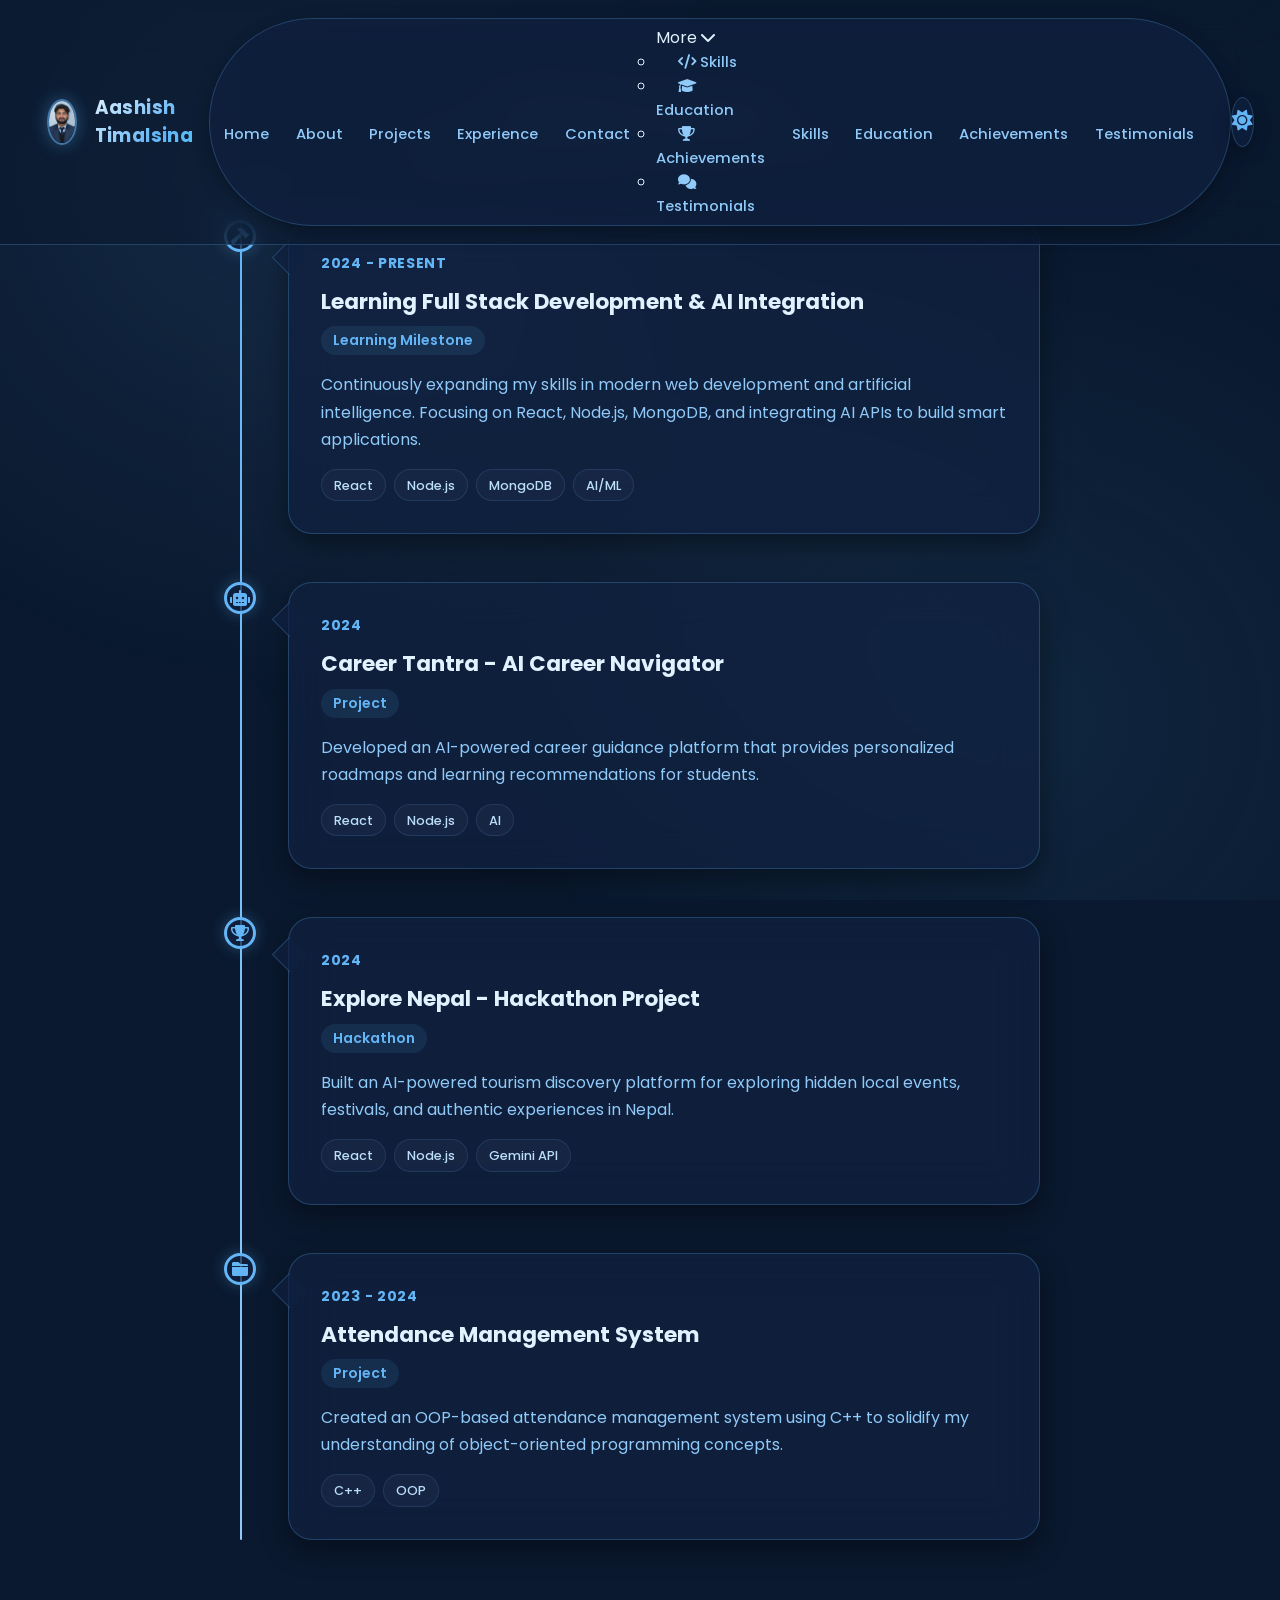
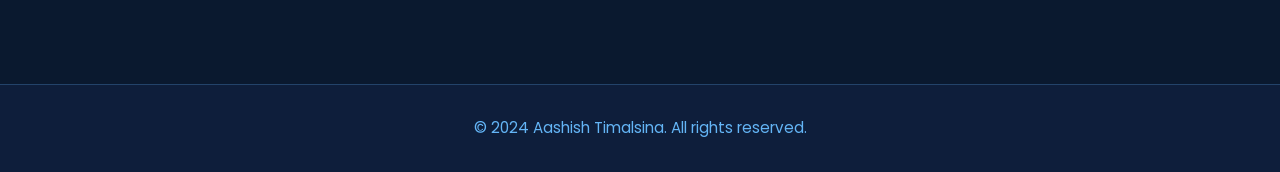
<file: experience.html>
<!DOCTYPE html>
<html lang="en">
<head>
    <meta charset="UTF-8">
    <meta name="viewport" content="width=device-width, initial-scale=1.0">
    <meta name="description" content="Experience and timeline of Aashish Timalsina — full stack developer and AI enthusiast.">
    <meta name="keywords" content="Aashish Timalsina, experience, timeline, full stack developer, AI developer, Nepal">
    <meta name="author" content="Aashish Timalsina">
    <meta name="robots" content="index, follow">
    
    <!-- Open Graph Meta Tags -->
    <meta property="og:title" content="Experience | Aashish Timalsina | Full Stack Developer & AI Enthusiast">
    <meta property="og:description" content="Experience and timeline of Aashish Timalsina — full stack developer and AI enthusiast.">
    <meta property="og:type" content="website">
    <meta property="og:url" content="https://yourportfolio.com/experience.html">
    <meta property="og:image" content="https://yourportfolio.com/images/profile.jpg">
    <meta property="og:site_name" content="Aashish Timalsina Portfolio">
    
    <!-- Twitter Card Meta Tags -->
    <meta name="twitter:card" content="summary_large_image">
    <meta name="twitter:title" content="Experience | Aashish Timalsina | Full Stack Developer & AI Enthusiast">
    <meta name="twitter:description" content="Experience and timeline of Aashish Timalsina — full stack developer and AI enthusiast.">
    <meta name="twitter:image" content="https://yourportfolio.com/images/profile.jpg">
    <meta name="twitter:creator" content="@yourtwitterhandle">
    
    <title>Experience | Aashish Timalsina | Full Stack Developer & AI Enthusiast</title>
    <link rel="icon" href="images/Favicon.png" type="image/png">
    <link rel="canonical" href="https://yourportfolio.com/experience.html">
    
    <!-- Google Analytics (replace G-XXXXXXXXXX with your actual GA4 ID) -->
    <script async src="https://www.googletagmanager.com/gtag/js?id=G-XXXXXXXXXX"></script>
    <script>
        window.dataLayer = window.dataLayer || [];
        function gtag(){dataLayer.push(arguments);}
        gtag('js', new Date());
        gtag('config', 'G-XXXXXXXXXX', {
            page_path: window.location.pathname,
            anonymize_ip: true,
            cookie_flags: 'SameSite=None;Secure'
        });
    </script>
    
    <link rel="stylesheet" href="styles.css">
    <link rel="stylesheet" href="https://cdnjs.cloudflare.com/ajax/libs/font-awesome/6.0.0/css/all.min.css">
    <link href="https://fonts.googleapis.com/css2?family=Poppins:wght@300;400;500;600;700&display=swap" rel="stylesheet">
</head>
<body>
    <header>
        <nav>
            <div class="nav-container">
                <a href="index.html" class="logo">
                    <div class="photo-container">
                        <img src="images/profile.jpg" alt="Aashish Timalsina" class="header-photo" id="header-img" loading="eager">
                    </div>
                    <h1>Aashish Timalsina</h1>
                </a>
                <ul class="nav-links">
                    <li><a href="index.html">Home</a></li>
                    <li><a href="about.html">About</a></li>
                    <li><a href="projects.html">Projects</a></li>
                    <li><a href="experience.html" class="active">Experience</a></li>
                    <li><a href="contact.html">Contact</a></li>
                    <li class="nav-dropdown">
                        <span class="dropdown-toggle">
                            More <i class="fas fa-chevron-down"></i>
                        </span>
                        <ul class="dropdown-menu">
                            <li><a href="skills.html"><i class="fas fa-code"></i> Skills</a></li>
                            <li><a href="education.html"><i class="fas fa-graduation-cap"></i> Education</a></li>
                            <li><a href="achievements.html"><i class="fas fa-trophy"></i> Achievements</a></li>
                            <li><a href="testimonials.html"><i class="fas fa-comments"></i> Testimonials</a></li>
                        </ul>
                    </li>
                    <li class="mobile-only"><a href="skills.html">Skills</a></li>
                    <li class="mobile-only"><a href="education.html">Education</a></li>
                    <li class="mobile-only"><a href="achievements.html">Achievements</a></li>
                    <li class="mobile-only"><a href="testimonials.html">Testimonials</a></li>
                </ul>
                <button id="theme-toggle" class="theme-toggle" title="Toggle Theme">
                    <i class="fas fa-sun"></i>
                </button>
                <div class="hamburger">
                    <span></span>
                    <span></span>
                    <span></span>
                </div>
            </div>
        </nav>
    </header>

    <!-- Scroll Progress Indicator -->
    <div class="scroll-progress-container">
        <div class="scroll-progress-bar" id="scroll-progress"></div>
    </div>

    <section id="experience">
        <div class="container">
            <div class="section-header">
                <h2>Experience & Timeline</h2>
                <p>My journey as a developer — from learning to building</p>
            </div>
            
            <div class="timeline">
                <!-- Timeline Item 1 -->
                <div class="timeline-item">
                    <div class="timeline-marker">
                        <i class="fas fa-hammer"></i>
                    </div>
                    <div class="timeline-content reveal">
                        <div class="timeline-date">2024 - Present</div>
                        <h3 class="timeline-title">Learning Full Stack Development & AI Integration</h3>
                        <div class="timeline-category">Learning Milestone</div>
                        <p class="timeline-description">
                            Continuously expanding my skills in modern web development and artificial intelligence. 
                            Focusing on React, Node.js, MongoDB, and integrating AI APIs to build smart applications.
                        </p>
                        <div class="timeline-tags">
                            <span class="tag">React</span>
                            <span class="tag">Node.js</span>
                            <span class="tag">MongoDB</span>
                            <span class="tag">AI/ML</span>
                        </div>
                    </div>
                </div>

                <!-- Timeline Item 2 -->
                <div class="timeline-item">
                    <div class="timeline-marker">
                        <i class="fas fa-robot"></i>
                    </div>
                    <div class="timeline-content reveal">
                        <div class="timeline-date">2024</div>
                        <h3 class="timeline-title">Career Tantra - AI Career Navigator</h3>
                        <div class="timeline-category">Project</div>
                        <p class="timeline-description">
                            Developed an AI-powered career guidance platform that provides personalized roadmaps 
                            and learning recommendations for students.
                        </p>
                        <div class="timeline-tags">
                            <span class="tag">React</span>
                            <span class="tag">Node.js</span>
                            <span class="tag">AI</span>
                        </div>
                    </div>
                </div>

                <!-- Timeline Item 3 -->
                <div class="timeline-item">
                    <div class="timeline-marker">
                        <i class="fas fa-trophy"></i>
                    </div>
                    <div class="timeline-content reveal">
                        <div class="timeline-date">2024</div>
                        <h3 class="timeline-title">Explore Nepal - Hackathon Project</h3>
                        <div class="timeline-category">Hackathon</div>
                        <p class="timeline-description">
                            Built an AI-powered tourism discovery platform for exploring hidden local events, 
                            festivals, and authentic experiences in Nepal.
                        </p>
                        <div class="timeline-tags">
                            <span class="tag">React</span>
                            <span class="tag">Node.js</span>
                            <span class="tag">Gemini API</span>
                        </div>
                    </div>
                </div>

                <!-- Timeline Item 4 -->
                <div class="timeline-item">
                    <div class="timeline-marker">
                        <i class="fas fa-folder"></i>
                    </div>
                    <div class="timeline-content reveal">
                        <div class="timeline-date">2023 - 2024</div>
                        <h3 class="timeline-title">Attendance Management System</h3>
                        <div class="timeline-category">Project</div>
                        <p class="timeline-description">
                            Created an OOP-based attendance management system using C++ to solidify my 
                            understanding of object-oriented programming concepts.
                        </p>
                        <div class="timeline-tags">
                            <span class="tag">C++</span>
                            <span class="tag">OOP</span>
                        </div>
                    </div>
                </div>
            </div>
        </div>
    </section>

    <footer>
        <div class="container">
            <p>&copy; 2024 Aashish Timalsina. All rights reserved.</p>
        </div>
    </footer>

    <!-- Scroll to Top Button -->
    <button id="scrollToTopBtn" title="Go to top"><i class="fas fa-arrow-up"></i></button>

    <script src="script.js"></script>
</body>
</html>
</file>
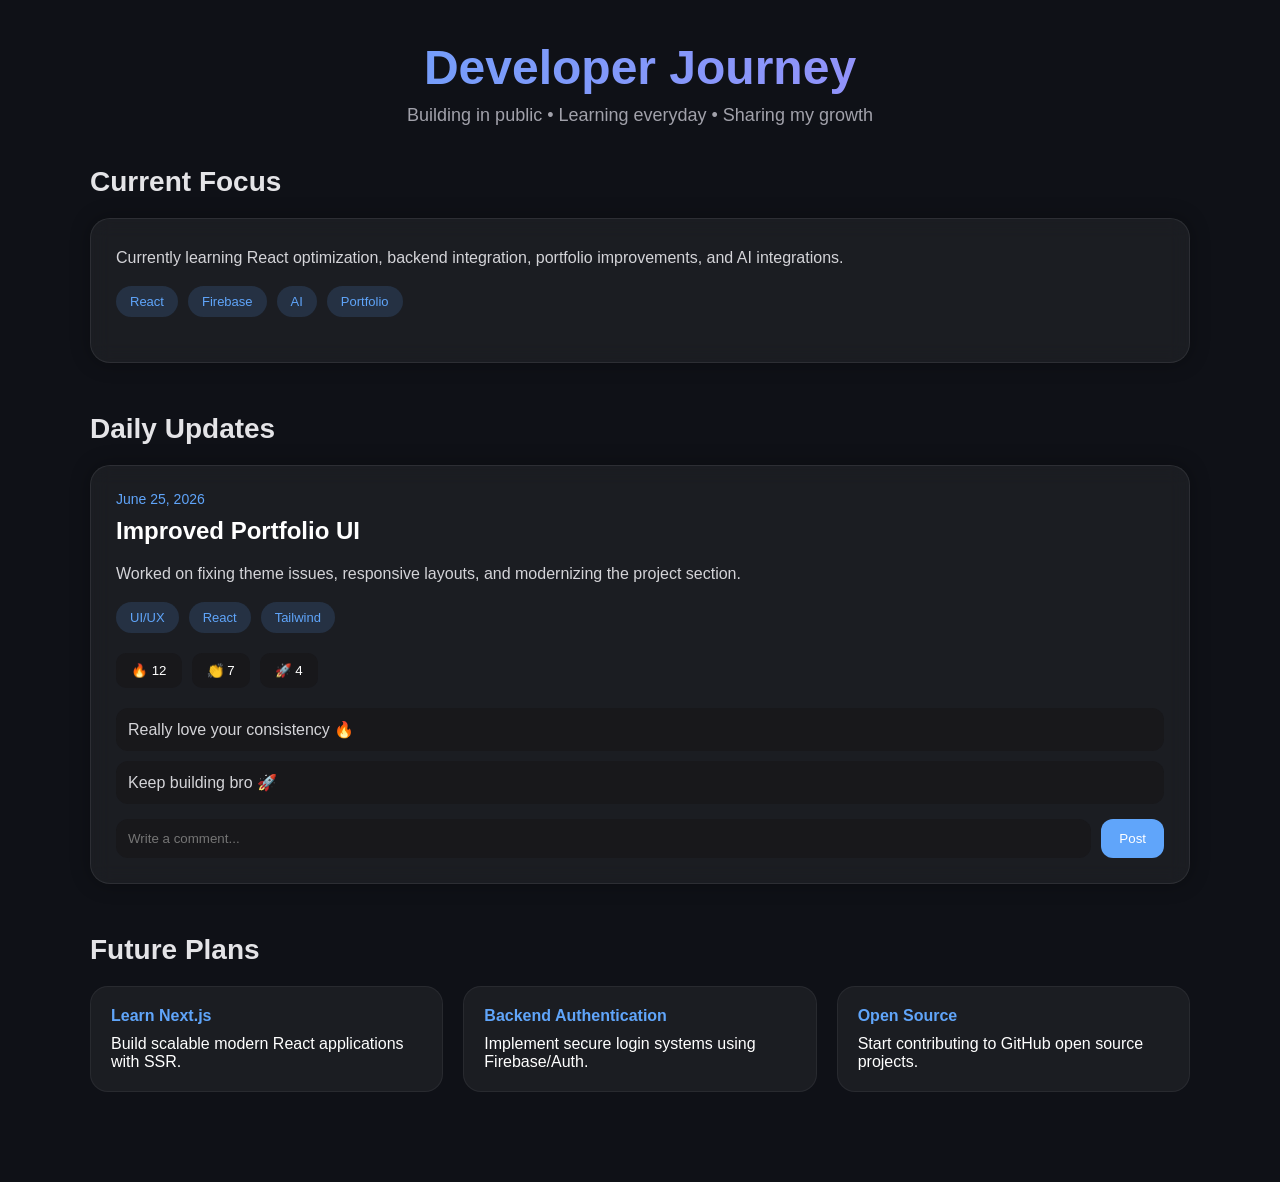
<file: journey.html>
<!DOCTYPE html>
<html lang="en">
<head>
  <meta charset="UTF-8" />
  <meta name="viewport" content="width=device-width, initial-scale=1.0"/>
  <title>Developer Journey</title>

  <style>
    *{
      margin:0;
      padding:0;
      box-sizing:border-box;
      font-family: Arial, sans-serif;
    }

    body{
      background:#0f1117;
      color:white;
      min-height:100vh;
      padding:40px 20px;
    }

    .container{
      max-width:1100px;
      margin:auto;
    }

    .title{
      text-align:center;
      margin-bottom:40px;
    }

    .title h1{
      font-size:48px;
      margin-bottom:10px;
      background:linear-gradient(to right,#60a5fa,#a78bfa);
      background-clip:text;
      -webkit-background-clip:text;
      -webkit-text-fill-color:transparent;
    }

    .title p{
      color:#a1a1aa;
      font-size:18px;
    }

    .section{
      margin-bottom:50px;
    }

    .section-title{
      font-size:28px;
      margin-bottom:20px;
      color:#e4e4e7;
    }

    .card{
      background:rgba(255,255,255,0.05);
      border:1px solid rgba(255,255,255,0.08);
      backdrop-filter:blur(10px);
      border-radius:20px;
      padding:25px;
      margin-bottom:20px;
      transition:0.3s ease;
      box-shadow:0 0 20px rgba(0,0,0,0.3);
    }

    .card:hover{
      transform:translateY(-5px);
      border-color:#60a5fa;
      box-shadow:0 0 25px rgba(96,165,250,0.2);
    }

    .date{
      color:#60a5fa;
      margin-bottom:10px;
      font-size:14px;
    }

    .card h3{
      margin-bottom:15px;
      font-size:24px;
    }

    .card p{
      color:#d4d4d8;
      line-height:1.7;
      margin-bottom:15px;
    }

    .tags{
      display:flex;
      gap:10px;
      flex-wrap:wrap;
      margin-bottom:20px;
    }

    .tag{
      background:rgba(96,165,250,0.15);
      color:#60a5fa;
      padding:8px 14px;
      border-radius:999px;
      font-size:13px;
    }

    .reaction-box{
      display:flex;
      gap:10px;
      margin-bottom:20px;
    }

    .reaction-btn{
      background:#18181b;
      border:none;
      color:white;
      padding:10px 15px;
      border-radius:10px;
      cursor:pointer;
      transition:0.3s;
    }

    .reaction-btn:hover{
      background:#27272a;
    }

    .comments{
      margin-top:10px;
    }

    .comment{
      background:#18181b;
      padding:12px;
      border-radius:12px;
      margin-bottom:10px;
      color:#d4d4d8;
    }

    .comment-input{
      display:flex;
      gap:10px;
      margin-top:15px;
    }

    .comment-input input{
      flex:1;
      padding:12px;
      border:none;
      border-radius:12px;
      background:#18181b;
      color:white;
    }

    .comment-input button{
      padding:12px 18px;
      border:none;
      border-radius:12px;
      background:#60a5fa;
      color:white;
      cursor:pointer;
      transition:0.3s;
    }

    .comment-input button:hover{
      background:#3b82f6;
    }

    .future-plans{
      display:grid;
      grid-template-columns:repeat(auto-fit,minmax(250px,1fr));
      gap:20px;
    }

    .plan{
      background:rgba(255,255,255,0.05);
      border-radius:18px;
      padding:20px;
      border:1px solid rgba(255,255,255,0.06);
    }

    .plan h4{
      margin-bottom:10px;
      color:#60a5fa;
    }

    @media(max-width:768px){

      .title h1{
        font-size:36px;
      }

      .section-title{
        font-size:24px;
      }

      .card{
        padding:20px;
      }

      .comment-input{
        flex-direction:column;
      }

      .comment-input button{
        width:100%;
      }

    }

  </style>
</head>

<body>

  <div class="container">

    <div class="title">
      <h1>Developer Journey</h1>
      <p>Building in public • Learning everyday • Sharing my growth</p>
    </div>

    <!-- CURRENT FOCUS -->

    <div class="section">

      <h2 class="section-title">Current Focus</h2>

      <div class="card">
        <p>
          Currently learning React optimization, backend integration,
          portfolio improvements, and AI integrations.
        </p>

        <div class="tags">
          <div class="tag">React</div>
          <div class="tag">Firebase</div>
          <div class="tag">AI</div>
          <div class="tag">Portfolio</div>
        </div>
      </div>

    </div>

    <!-- DAILY UPDATES -->

    <div class="section">

      <h2 class="section-title">Daily Updates</h2>

      <div class="card">

        <div class="date">June 25, 2026</div>

        <h3>Improved Portfolio UI</h3>

        <p>
          Worked on fixing theme issues, responsive layouts,
          and modernizing the project section.
        </p>

        <div class="tags">
          <div class="tag">UI/UX</div>
          <div class="tag">React</div>
          <div class="tag">Tailwind</div>
        </div>

        <!-- REACTIONS -->

        <div class="reaction-box">
          <button class="reaction-btn">🔥 12</button>
          <button class="reaction-btn">👏 7</button>
          <button class="reaction-btn">🚀 4</button>
        </div>

        <!-- COMMENTS -->

        <div class="comments" id="comments1">

          <div class="comment">
            Really love your consistency 🔥
          </div>

          <div class="comment">
            Keep building bro 🚀
          </div>

        </div>

        <div class="comment-input">
          <input type="text" id="commentText1" placeholder="Write a comment...">
          <button onclick="addComment('comments1','commentText1')">
            Post
          </button>
        </div>

      </div>

    </div>

    <!-- FUTURE PLANS -->

    <div class="section">

      <h2 class="section-title">Future Plans</h2>

      <div class="future-plans">

        <div class="plan">
          <h4>Learn Next.js</h4>
          <p>
            Build scalable modern React applications with SSR.
          </p>
        </div>

        <div class="plan">
          <h4>Backend Authentication</h4>
          <p>
            Implement secure login systems using Firebase/Auth.
          </p>
        </div>

        <div class="plan">
          <h4>Open Source</h4>
          <p>
            Start contributing to GitHub open source projects.
          </p>
        </div>

      </div>

    </div>

  </div>

  <script>

    function addComment(commentSectionId, inputId){

      let input = document.getElementById(inputId);

      let commentText = input.value.trim();

      if(commentText === ""){
        alert("Please write something.");
        return;
      }

      let commentDiv = document.createElement("div");

      commentDiv.classList.add("comment");

      commentDiv.innerText = commentText;

      document.getElementById(commentSectionId).appendChild(commentDiv);

      input.value = "";

    }

  </script>

</body>
</html>
</file>
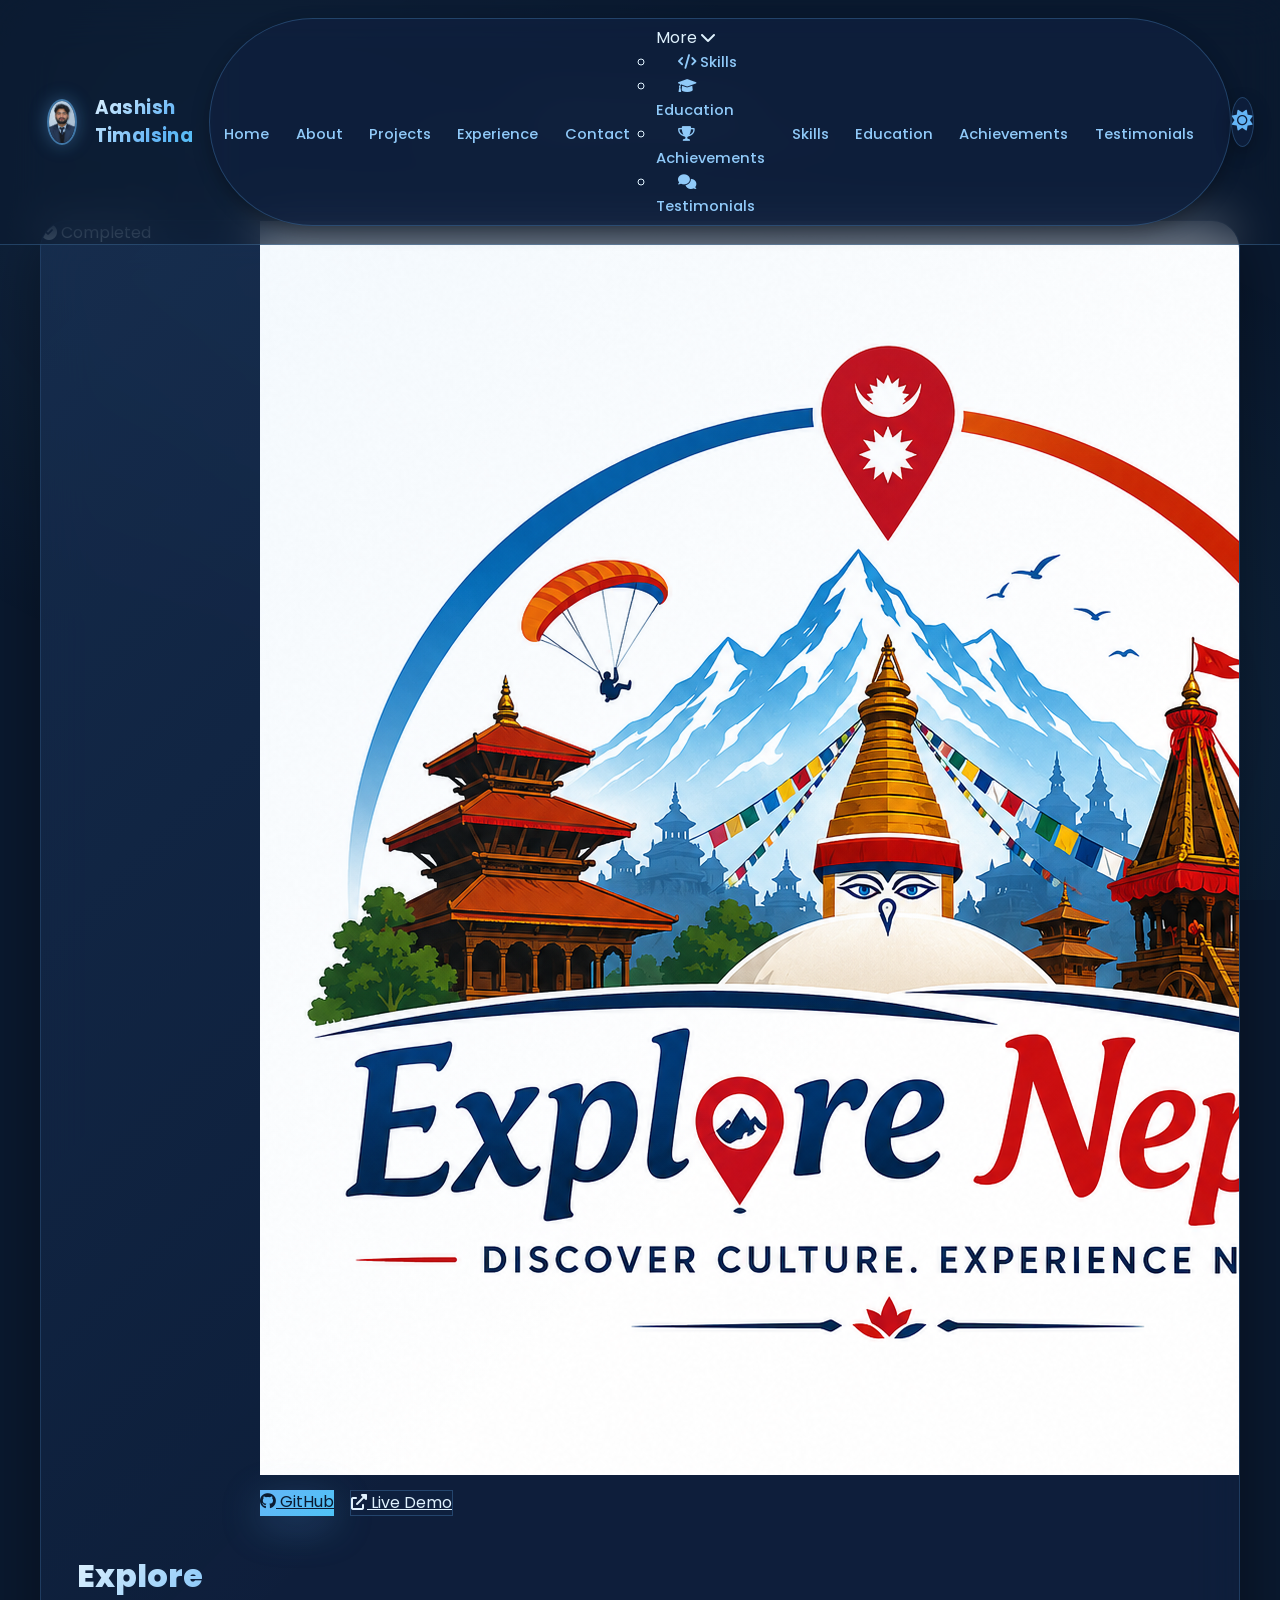
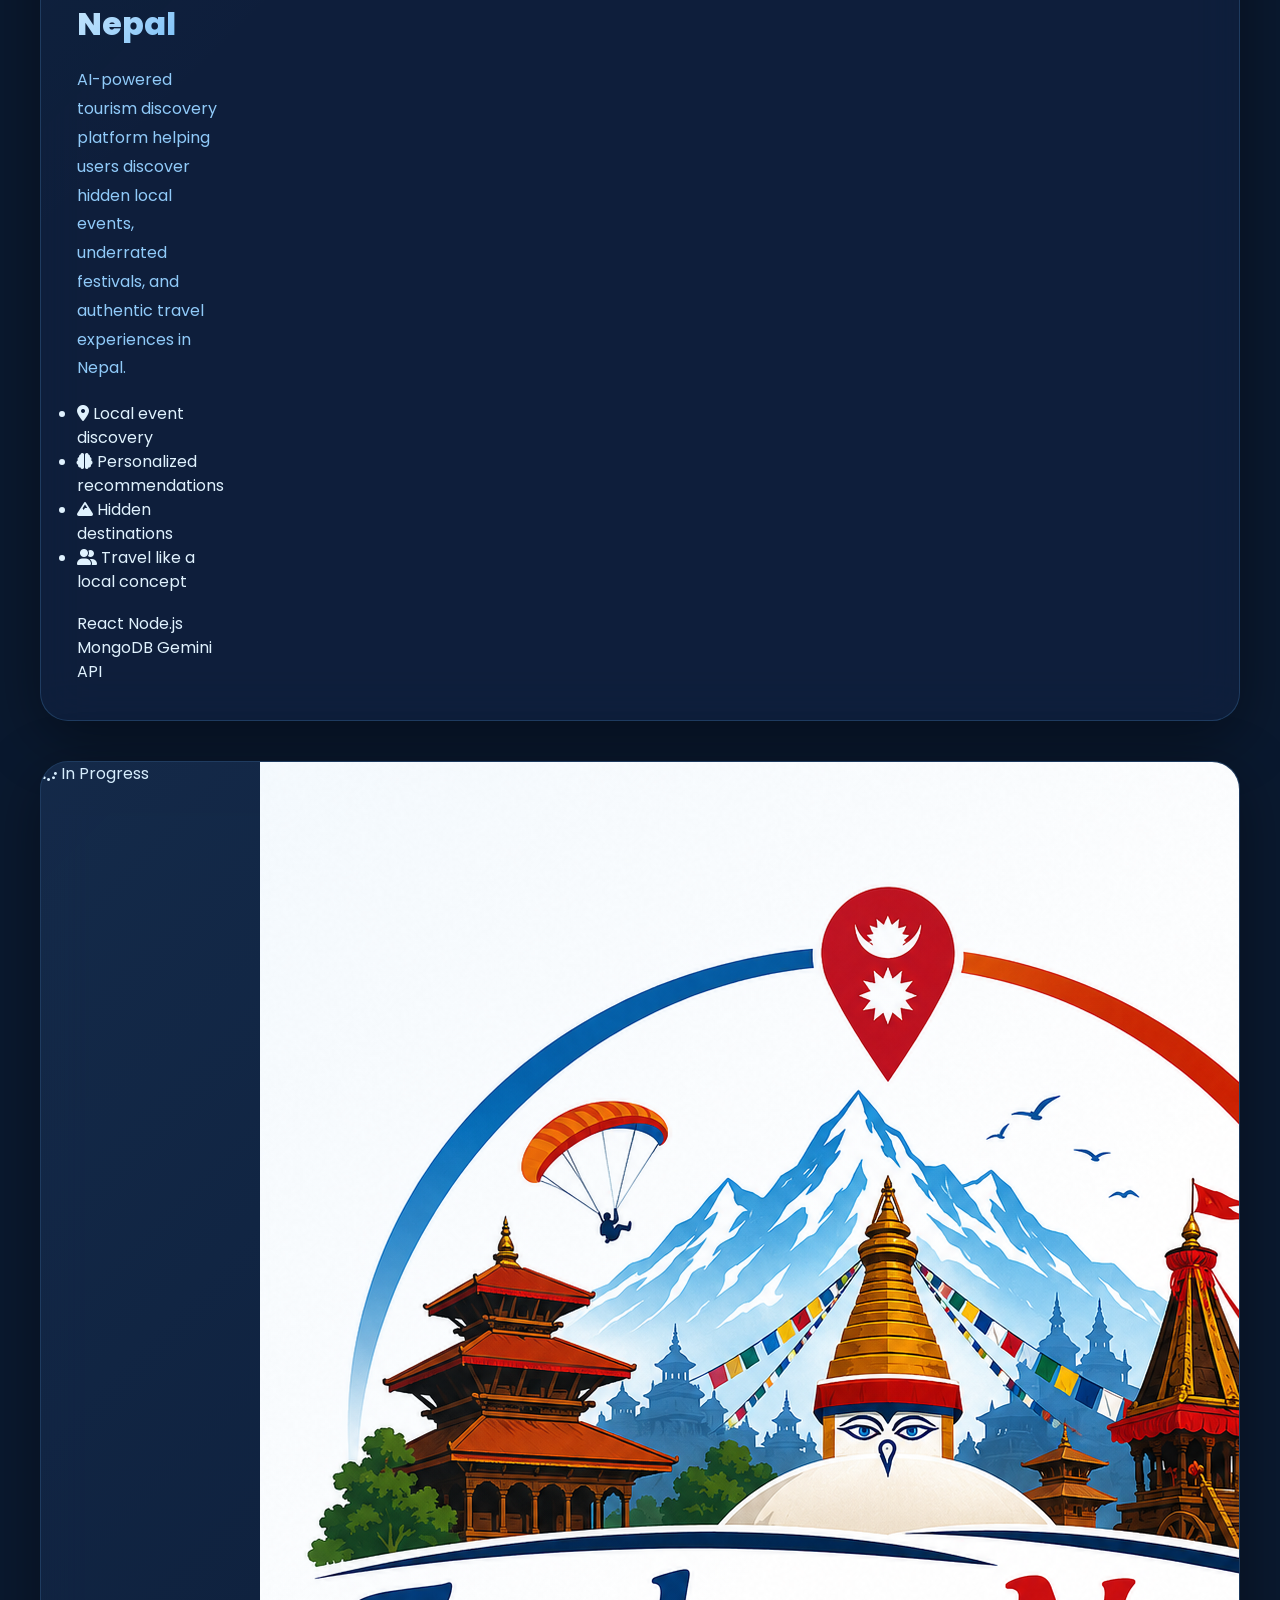
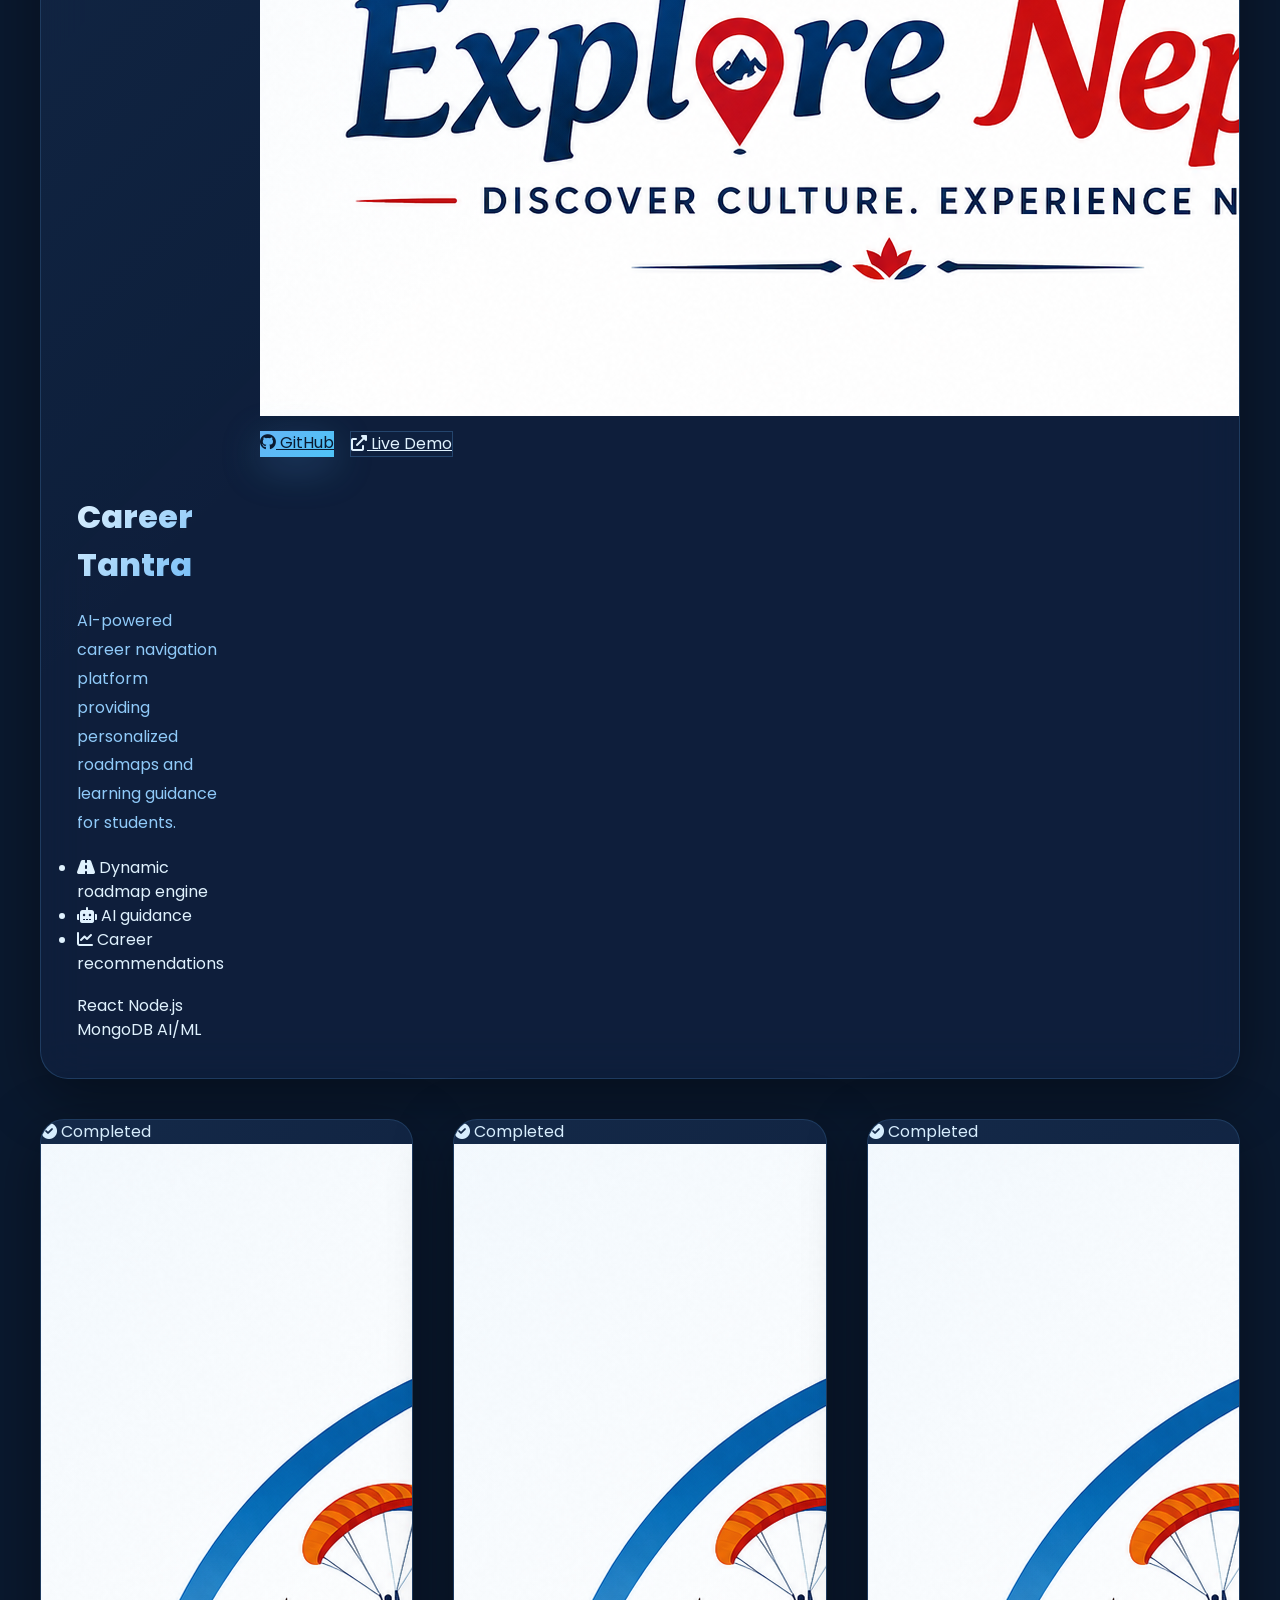
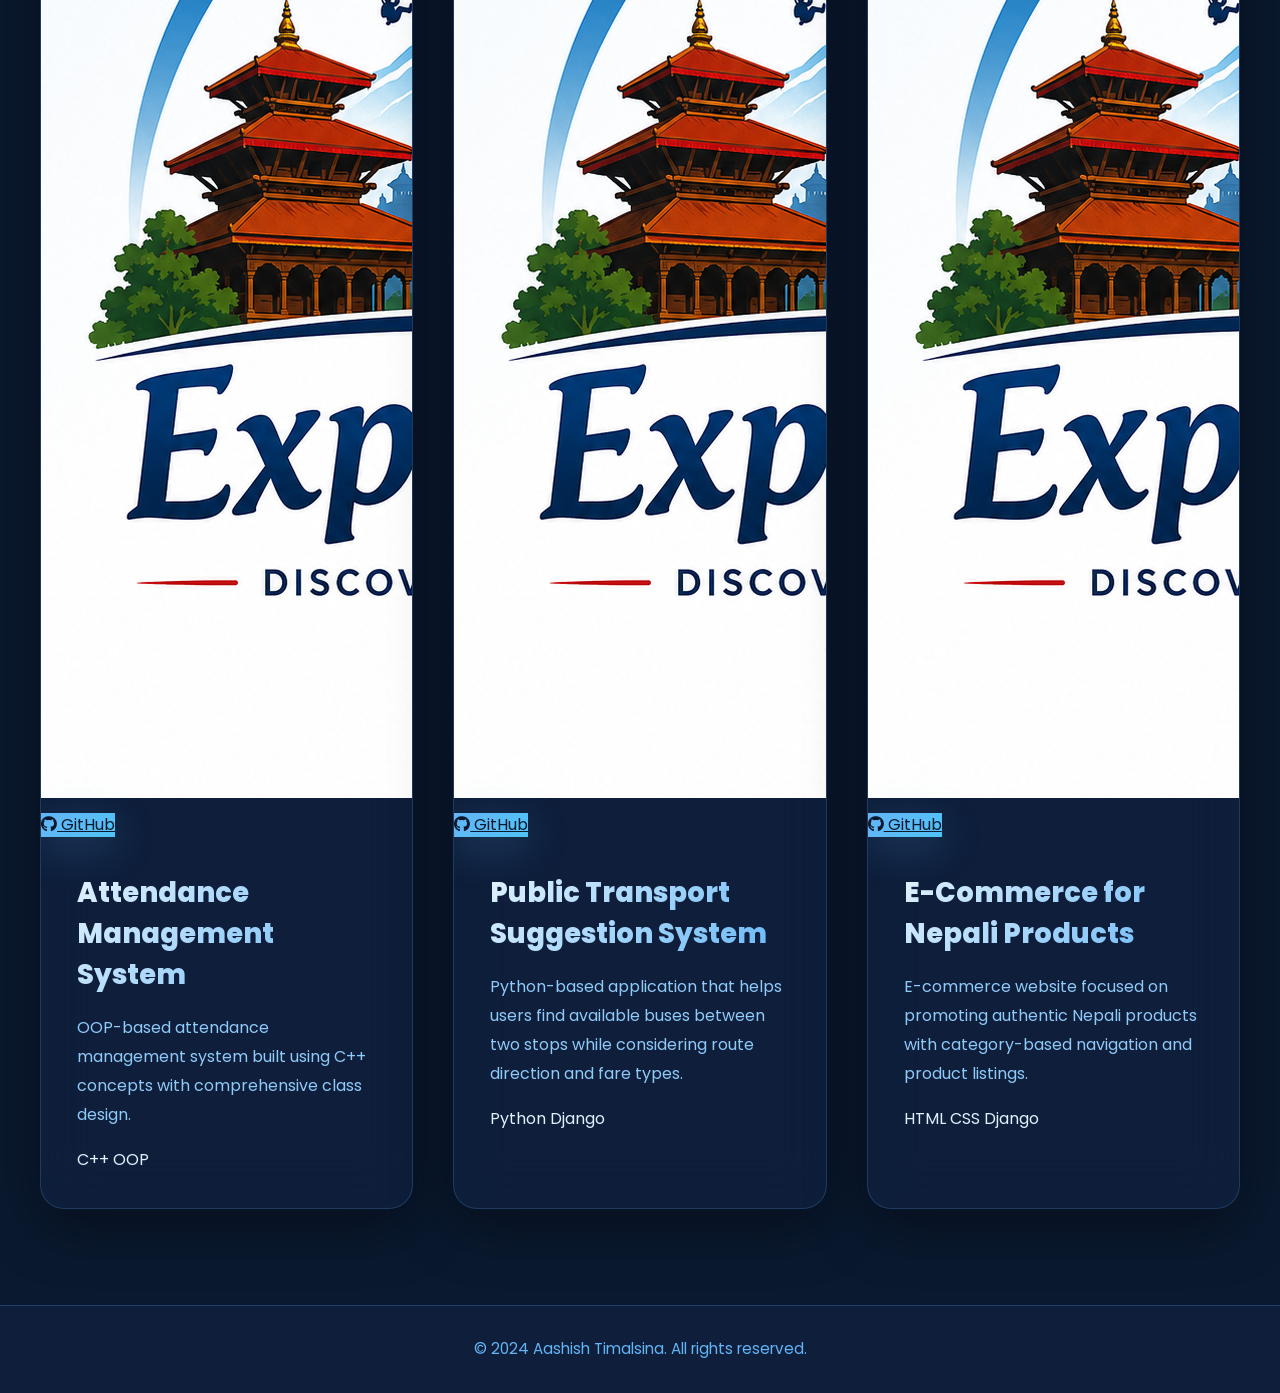
<file: projects.html>
<!DOCTYPE html>
<html lang="en">
<head>
    <meta charset="UTF-8">
    <meta name="viewport" content="width=device-width, initial-scale=1.0">
    <meta name="description" content="Projects by Aashish Timalsina — Explore Nepal, Career Tantra, Attendance Management System, and more AI-powered and full stack applications.">
    <meta name="keywords" content="Aashish Timalsina, projects, full stack developer, AI developer, Nepal, Explore Nepal, Career Tantra, web development">
    <meta name="author" content="Aashish Timalsina">
    <meta name="robots" content="index, follow">
    
    <!-- Open Graph Meta Tags -->
    <meta property="og:title" content="Projects | Aashish Timalsina | Full Stack Developer & AI Enthusiast">
    <meta property="og:description" content="Projects by Aashish Timalsina — Explore Nepal, Career Tantra, Attendance Management System, and more AI-powered and full stack applications.">
    <meta property="og:type" content="website">
    <meta property="og:url" content="https://yourportfolio.com/projects.html">
    <meta property="og:image" content="https://yourportfolio.com/images/profile.jpg">
    <meta property="og:site_name" content="Aashish Timalsina Portfolio">
    
    <!-- Twitter Card Meta Tags -->
    <meta name="twitter:card" content="summary_large_image">
    <meta name="twitter:title" content="Projects | Aashish Timalsina | Full Stack Developer & AI Enthusiast">
    <meta name="twitter:description" content="Projects by Aashish Timalsina — Explore Nepal, Career Tantra, Attendance Management System, and more AI-powered and full stack applications.">
    <meta name="twitter:image" content="https://yourportfolio.com/images/profile.jpg">
    <meta name="twitter:creator" content="@yourtwitterhandle">
    
    <title>Projects | Aashish Timalsina | Full Stack Developer & AI Enthusiast</title>
    <link rel="icon" href="images/Favicon.png" type="image/png">
    <link rel="canonical" href="https://yourportfolio.com/projects.html">
    
    <!-- Google Analytics (replace G-XXXXXXXXXX with your actual GA4 ID) -->
    <script async src="https://www.googletagmanager.com/gtag/js?id=G-XXXXXXXXXX"></script>
    <script>
        window.dataLayer = window.dataLayer || [];
        function gtag(){dataLayer.push(arguments);}
        gtag('js', new Date());
        gtag('config', 'G-XXXXXXXXXX', {
            page_path: window.location.pathname,
            anonymize_ip: true,
            cookie_flags: 'SameSite=None;Secure'
        });
    </script>
    
    <link rel="stylesheet" href="styles.css">
    <link rel="stylesheet" href="https://cdnjs.cloudflare.com/ajax/libs/font-awesome/6.0.0/css/all.min.css">
    <link href="https://fonts.googleapis.com/css2?family=Poppins:wght@300;400;500;600;700&display=swap" rel="stylesheet">
</head>
<body>
    <header>
        <nav>
            <div class="nav-container">
                <a href="index.html" class="logo">
                    <div class="photo-container">
                        <img src="images/profile.jpg" alt="Aashish Timalsina" class="header-photo" id="header-img" loading="eager">
                    </div>
                    <h1>Aashish Timalsina</h1>
                </a>
                <ul class="nav-links">
                    <li><a href="index.html">Home</a></li>
                    <li><a href="about.html">About</a></li>
                    <li><a href="projects.html" class="active">Projects</a></li>
                    <li><a href="experience.html">Experience</a></li>
                    <li><a href="contact.html">Contact</a></li>
                    <li class="nav-dropdown">
                        <span class="dropdown-toggle">
                            More <i class="fas fa-chevron-down"></i>
                        </span>
                        <ul class="dropdown-menu">
                            <li><a href="skills.html"><i class="fas fa-code"></i> Skills</a></li>
                            <li><a href="education.html"><i class="fas fa-graduation-cap"></i> Education</a></li>
                            <li><a href="achievements.html"><i class="fas fa-trophy"></i> Achievements</a></li>
                            <li><a href="testimonials.html"><i class="fas fa-comments"></i> Testimonials</a></li>
                        </ul>
                    </li>
                    <li class="mobile-only"><a href="skills.html">Skills</a></li>
                    <li class="mobile-only"><a href="education.html">Education</a></li>
                    <li class="mobile-only"><a href="achievements.html">Achievements</a></li>
                    <li class="mobile-only"><a href="testimonials.html">Testimonials</a></li>
                </ul>
                <button id="theme-toggle" class="theme-toggle" title="Toggle Theme">
                    <i class="fas fa-sun"></i>
                </button>
                <div class="hamburger">
                    <span></span>
                    <span></span>
                    <span></span>
                </div>
            </div>
        </nav>
    </header>

    <!-- Scroll Progress Indicator -->
    <div class="scroll-progress-container">
        <div class="scroll-progress-bar" id="scroll-progress"></div>
    </div>

    <section id="projects">
        <div class="container">
            <div class="section-header">
                <h2>Featured Projects</h2>
                <p>Real-world applications solving meaningful problems</p>
            </div>
            
            <div class="projects-grid">
                <div id="explore-nepal" class="project-card featured reveal tilt">
                    <div class="project-status completed">
                        <i class="fas fa-check-circle"></i> Completed
                    </div>
                    <div class="project-thumbnail">
                        <img src="images/logo.png" alt="Explore Nepal Project" class="project-image">
                        <div class="project-overlay">
                            <div class="project-buttons">
                                <a href="https://github.com/aashish42-JM/Genz-Innovators" class="btn-primary" target="_blank" rel="noopener noreferrer">
                                    <i class="fab fa-github"></i> GitHub
                                </a>
                                <a href="#explore-nepal" class="btn-secondary">
                                    <i class="fas fa-external-link-alt"></i> Live Demo
                                </a>
                            </div>
                        </div>
                    </div>
                    <div class="project-content">
                        <h3 class="project-title">Explore Nepal</h3>
                        <p class="project-description">
                            AI-powered tourism discovery platform helping users discover hidden local events, underrated festivals, and authentic travel experiences in Nepal.
                        </p>
                        <ul class="project-features">
                            <li><i class="fas fa-map-marker-alt"></i> Local event discovery</li>
                            <li><i class="fas fa-brain"></i> Personalized recommendations</li>
                            <li><i class="fas fa-mountain"></i> Hidden destinations</li>
                            <li><i class="fas fa-user-friends"></i> Travel like a local concept</li>
                        </ul>
                        <div class="tech-stack">
                            <span class="tech-badge">React</span>
                            <span class="tech-badge">Node.js</span>
                            <span class="tech-badge">MongoDB</span>
                            <span class="tech-badge">Gemini API</span>
                        </div>
                    </div>
                </div>

                <div id="career-tantra" class="project-card featured reveal tilt">
                    <div class="project-status in-progress">
                        <i class="fas fa-spinner fa-spin"></i> In Progress
                    </div>
                    <div class="project-thumbnail">
                        <img src="images/logo.png" alt="Career Tantra Project" class="project-image">
                        <div class="project-overlay">
                            <div class="project-buttons">
                                <a href="https://github.com/aashish42-JM/Career-Tantra" class="btn-primary" target="_blank" rel="noopener noreferrer">
                                    <i class="fab fa-github"></i> GitHub
                                </a>
                                <a href="#career-tantra" class="btn-secondary">
                                    <i class="fas fa-external-link-alt"></i> Live Demo
                                </a>
                            </div>
                        </div>
                    </div>
                    <div class="project-content">
                        <h3 class="project-title">Career Tantra</h3>
                        <p class="project-description">
                            AI-powered career navigation platform providing personalized roadmaps and learning guidance for students.
                        </p>
                        <ul class="project-features">
                            <li><i class="fas fa-road"></i> Dynamic roadmap engine</li>
                            <li><i class="fas fa-robot"></i> AI guidance</li>
                            <li><i class="fas fa-chart-line"></i> Career recommendations</li>
                        </ul>
                        <div class="tech-stack">
                            <span class="tech-badge">React</span>
                            <span class="tech-badge">Node.js</span>
                            <span class="tech-badge">MongoDB</span>
                            <span class="tech-badge">AI/ML</span>
                        </div>
                    </div>
                </div>

                <div id="attendance-management" class="project-card reveal tilt">
                    <div class="project-status completed">
                        <i class="fas fa-check-circle"></i> Completed
                    </div>
                    <div class="project-thumbnail">
                        <img src="images/logo.png" alt="Attendance Management System" class="project-image">
                        <div class="project-overlay">
                            <div class="project-buttons">
                                <a href="https://github.com/aashish42-JM?tab=repositories" class="btn-primary" target="_blank" rel="noopener noreferrer">
                                    <i class="fab fa-github"></i> GitHub
                                </a>
                            </div>
                        </div>
                    </div>
                    <div class="project-content">
                        <h3 class="project-title">Attendance Management System</h3>
                        <p class="project-description">
                            OOP-based attendance management system built using C++ concepts with comprehensive class design.
                        </p>
                        <div class="tech-stack">
                            <span class="tech-badge">C++</span>
                            <span class="tech-badge">OOP</span>
                        </div>
                    </div>
                </div>

                <div id="public-transport" class="project-card reveal tilt">
                    <div class="project-status completed">
                        <i class="fas fa-check-circle"></i> Completed
                    </div>
                    <div class="project-thumbnail">
                        <img src="images/logo.png" alt="Public Transport Suggestion System" class="project-image">
                        <div class="project-overlay">
                            <div class="project-buttons">
                                <a href="https://github.com/aashish42-JM?tab=repositories" class="btn-primary" target="_blank" rel="noopener noreferrer">
                                    <i class="fab fa-github"></i> GitHub
                                </a>
                            </div>
                        </div>
                    </div>
                    <div class="project-content">
                        <h3 class="project-title">Public Transport Suggestion System</h3>
                        <p class="project-description">
                            Python-based application that helps users find available buses between two stops while considering route direction and fare types.
                        </p>
                        <div class="tech-stack">
                            <span class="tech-badge">Python</span>
                            <span class="tech-badge">Django</span>
                        </div>
                    </div>
                </div>

                <div id="nepali-products" class="project-card reveal tilt">
                    <div class="project-status completed">
                        <i class="fas fa-check-circle"></i> Completed
                    </div>
                    <div class="project-thumbnail">
                        <img src="images/logo.png" alt="E-Commerce Website for Nepali Products" class="project-image">
                        <div class="project-overlay">
                            <div class="project-buttons">
                                <a href="https://github.com/aashish42-JM?tab=repositories" class="btn-primary" target="_blank" rel="noopener noreferrer">
                                    <i class="fab fa-github"></i> GitHub
                                </a>
                            </div>
                        </div>
                    </div>
                    <div class="project-content">
                        <h3 class="project-title">E-Commerce for Nepali Products</h3>
                        <p class="project-description">
                            E-commerce website focused on promoting authentic Nepali products with category-based navigation and product listings.
                        </p>
                        <div class="tech-stack">
                            <span class="tech-badge">HTML</span>
                            <span class="tech-badge">CSS</span>
                            <span class="tech-badge">Django</span>
                        </div>
                    </div>
                </div>
            </div>
        </div>
    </section>

    <footer>
        <div class="container">
            <p>&copy; 2024 Aashish Timalsina. All rights reserved.</p>
        </div>
    </footer>

    <!-- Scroll to Top Button -->
    <button id="scrollToTopBtn" title="Go to top"><i class="fas fa-arrow-up"></i></button>

    <script src="script.js"></script>
</body>
</html>
</file>
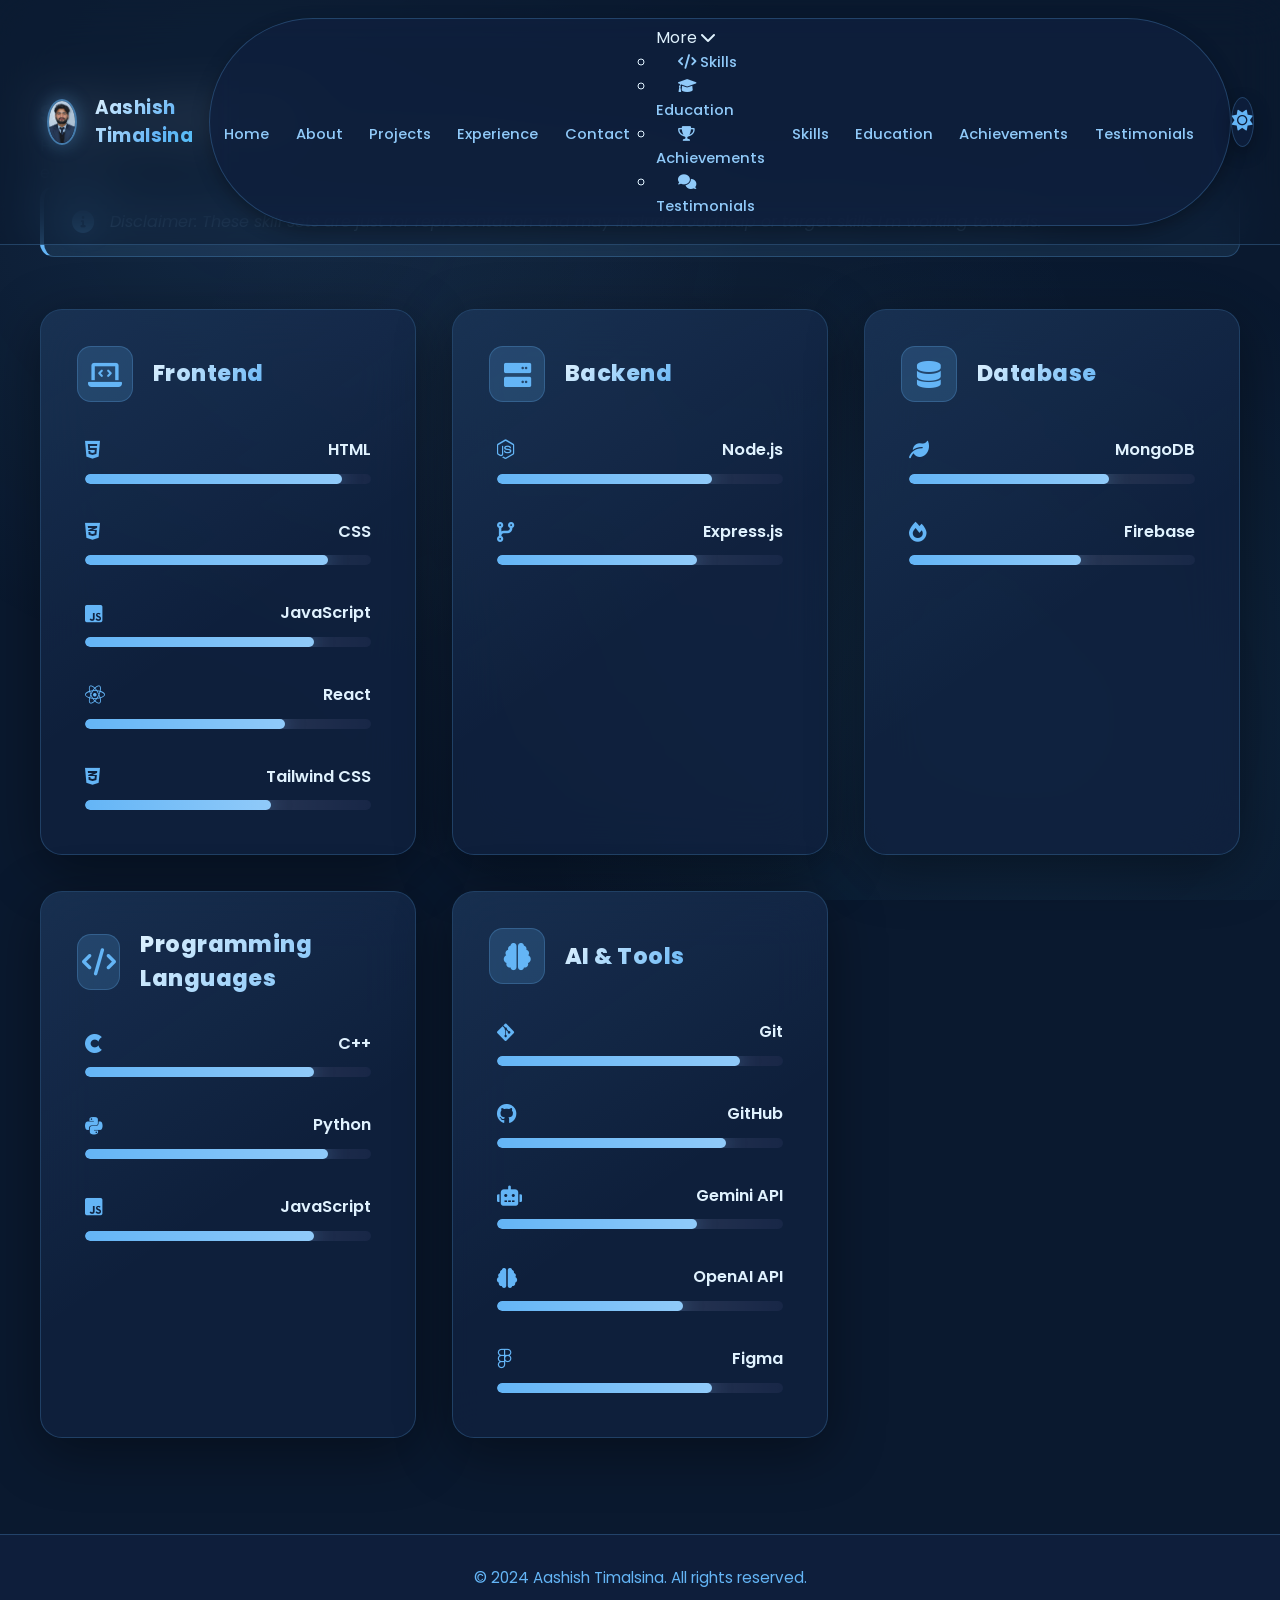
<file: skills.html>
<!DOCTYPE html>
<html lang="en">
<head>
    <meta charset="UTF-8">
    <meta name="viewport" content="width=device-width, initial-scale=1.0">
    <meta name="description" content="Skills of Aashish Timalsina — full stack developer with expertise in React, Node.js, MongoDB, Python, C++, and AI integration.">
    <meta name="keywords" content="Aashish Timalsina, skills, full stack developer, React, Node.js, MongoDB, Python, C++, AI developer, Nepal">
    <meta name="author" content="Aashish Timalsina">
    <meta name="robots" content="index, follow">
    
    <!-- Open Graph Meta Tags -->
    <meta property="og:title" content="Skills | Aashish Timalsina | Full Stack Developer & AI Enthusiast">
    <meta property="og:description" content="Skills of Aashish Timalsina — full stack developer with expertise in React, Node.js, MongoDB, Python, C++, and AI integration.">
    <meta property="og:type" content="website">
    <meta property="og:url" content="https://yourportfolio.com/skills.html">
    <meta property="og:image" content="https://yourportfolio.com/images/profile.jpg">
    <meta property="og:site_name" content="Aashish Timalsina Portfolio">
    
    <!-- Twitter Card Meta Tags -->
    <meta name="twitter:card" content="summary_large_image">
    <meta name="twitter:title" content="Skills | Aashish Timalsina | Full Stack Developer & AI Enthusiast">
    <meta name="twitter:description" content="Skills of Aashish Timalsina — full stack developer with expertise in React, Node.js, MongoDB, Python, C++, and AI integration.">
    <meta name="twitter:image" content="https://yourportfolio.com/images/profile.jpg">
    <meta name="twitter:creator" content="@yourtwitterhandle">
    
    <title>Skills | Aashish Timalsina | Full Stack Developer & AI Enthusiast</title>
    <link rel="icon" href="images/Favicon.png" type="image/png">
    <link rel="canonical" href="https://yourportfolio.com/skills.html">
    
    <!-- Google Analytics (replace G-XXXXXXXXXX with your actual GA4 ID) -->
    <script async src="https://www.googletagmanager.com/gtag/js?id=G-XXXXXXXXXX"></script>
    <script>
        window.dataLayer = window.dataLayer || [];
        function gtag(){dataLayer.push(arguments);}
        gtag('js', new Date());
        gtag('config', 'G-XXXXXXXXXX', {
            page_path: window.location.pathname,
            anonymize_ip: true,
            cookie_flags: 'SameSite=None;Secure'
        });
    </script>
    
    <link rel="stylesheet" href="styles.css">
    <link rel="stylesheet" href="https://cdnjs.cloudflare.com/ajax/libs/font-awesome/6.0.0/css/all.min.css">
    <link href="https://fonts.googleapis.com/css2?family=Poppins:wght@300;400;500;600;700&display=swap" rel="stylesheet">
</head>
<body>
    <header>
        <nav>
            <div class="nav-container">
                <a href="index.html" class="logo">
                    <div class="photo-container">
                        <img src="images/profile.jpg" alt="Aashish Timalsina" class="header-photo" id="header-img" loading="eager">
                    </div>
                    <h1>Aashish Timalsina</h1>
                </a>
                <ul class="nav-links">
                    <li><a href="index.html">Home</a></li>
                    <li><a href="about.html">About</a></li>
                    <li><a href="projects.html">Projects</a></li>
                    <li><a href="experience.html">Experience</a></li>
                    <li><a href="contact.html">Contact</a></li>
                    <li class="nav-dropdown">
                        <span class="dropdown-toggle">
                            More <i class="fas fa-chevron-down"></i>
                        </span>
                        <ul class="dropdown-menu">
                            <li><a href="skills.html" class="active"><i class="fas fa-code"></i> Skills</a></li>
                            <li><a href="education.html"><i class="fas fa-graduation-cap"></i> Education</a></li>
                            <li><a href="achievements.html"><i class="fas fa-trophy"></i> Achievements</a></li>
                            <li><a href="testimonials.html"><i class="fas fa-comments"></i> Testimonials</a></li>
                        </ul>
                    </li>
                    <li class="mobile-only"><a href="skills.html" class="active">Skills</a></li>
                    <li class="mobile-only"><a href="education.html">Education</a></li>
                    <li class="mobile-only"><a href="achievements.html">Achievements</a></li>
                    <li class="mobile-only"><a href="testimonials.html">Testimonials</a></li>
                </ul>
                <button id="theme-toggle" class="theme-toggle" title="Toggle Theme">
                    <i class="fas fa-sun"></i>
                </button>
                <div class="hamburger">
                    <span></span>
                    <span></span>
                    <span></span>
                </div>
            </div>
        </nav>
    </header>

    <!-- Scroll Progress Indicator -->
    <div class="scroll-progress-container">
        <div class="scroll-progress-bar" id="scroll-progress"></div>
    </div>

    <section id="skills" class="skills-section">
        <div class="container">
            <h2>Skills & Technologies</h2>
            <p class="skills-intro">Here are the technologies and tools I work with, categorized by area of expertise. Some are core skills, others are areas I'm actively learning and exploring.</p>
            
            <p class="skills-disclaimer">
                <i class="fas fa-info-circle"></i> 
                Disclaimer: These skill sets are just for representation and may include roadmap or target skills I'm working towards.
            </p>
            
            <div class="skills-categories">
                <!-- Frontend Category -->
                <div class="skill-category-card">
                    <div class="category-header">
                        <div class="category-icon">
                            <i class="fas fa-laptop-code"></i>
                        </div>
                        <h3>Frontend</h3>
                    </div>
                    <div class="skills-list">
                        <div class="skill-item" data-proficiency="90">
                            <div class="skill-info">
                                <i class="fab fa-html5"></i>
                                <span>HTML</span>
                            </div>
                            <div class="skill-bar">
                                <div class="skill-progress" data-width="90%"></div>
                            </div>
                        </div>
                        <div class="skill-item" data-proficiency="85">
                            <div class="skill-info">
                                <i class="fab fa-css3-alt"></i>
                                <span>CSS</span>
                            </div>
                            <div class="skill-bar">
                                <div class="skill-progress" data-width="85%"></div>
                            </div>
                        </div>
                        <div class="skill-item" data-proficiency="80">
                            <div class="skill-info">
                                <i class="fab fa-js-square"></i>
                                <span>JavaScript</span>
                            </div>
                            <div class="skill-bar">
                                <div class="skill-progress" data-width="80%"></div>
                            </div>
                        </div>
                        <div class="skill-item" data-proficiency="70">
                            <div class="skill-info">
                                <i class="fab fa-react"></i>
                                <span>React</span>
                            </div>
                            <div class="skill-bar">
                                <div class="skill-progress" data-width="70%"></div>
                            </div>
                        </div>
                        <div class="skill-item" data-proficiency="65">
                            <div class="skill-info">
                                <i class="fab fa-css3-alt"></i>
                                <span>Tailwind CSS</span>
                            </div>
                            <div class="skill-bar">
                                <div class="skill-progress" data-width="65%"></div>
                            </div>
                        </div>
                    </div>
                </div>

                <!-- Backend Category -->
                <div class="skill-category-card">
                    <div class="category-header">
                        <div class="category-icon">
                            <i class="fas fa-server"></i>
                        </div>
                        <h3>Backend</h3>
                    </div>
                    <div class="skills-list">
                        <div class="skill-item" data-proficiency="75">
                            <div class="skill-info">
                                <i class="fab fa-node-js"></i>
                                <span>Node.js</span>
                            </div>
                            <div class="skill-bar">
                                <div class="skill-progress" data-width="75%"></div>
                            </div>
                        </div>
                        <div class="skill-item" data-proficiency="70">
                            <div class="skill-info">
                                <i class="fas fa-code-branch"></i>
                                <span>Express.js</span>
                            </div>
                            <div class="skill-bar">
                                <div class="skill-progress" data-width="70%"></div>
                            </div>
                        </div>
                    </div>
                </div>

                <!-- Database Category -->
                <div class="skill-category-card">
                    <div class="category-header">
                        <div class="category-icon">
                            <i class="fas fa-database"></i>
                        </div>
                        <h3>Database</h3>
                    </div>
                    <div class="skills-list">
                        <div class="skill-item" data-proficiency="70">
                            <div class="skill-info">
                                <i class="fas fa-leaf"></i>
                                <span>MongoDB</span>
                            </div>
                            <div class="skill-bar">
                                <div class="skill-progress" data-width="70%"></div>
                            </div>
                        </div>
                        <div class="skill-item" data-proficiency="60">
                            <div class="skill-info">
                                <i class="fas fa-fire"></i>
                                <span>Firebase</span>
                            </div>
                            <div class="skill-bar">
                                <div class="skill-progress" data-width="60%"></div>
                            </div>
                        </div>
                    </div>
                </div>

                <!-- Programming Languages Category -->
                <div class="skill-category-card">
                    <div class="category-header">
                        <div class="category-icon">
                            <i class="fas fa-code"></i>
                        </div>
                        <h3>Programming Languages</h3>
                    </div>
                    <div class="skills-list">
                        <div class="skill-item" data-proficiency="80">
                            <div class="skill-info">
                                <i class="fab fa-cuttlefish"></i>
                                <span>C++</span>
                            </div>
                            <div class="skill-bar">
                                <div class="skill-progress" data-width="80%"></div>
                            </div>
                        </div>
                        <div class="skill-item" data-proficiency="85">
                            <div class="skill-info">
                                <i class="fab fa-python"></i>
                                <span>Python</span>
                            </div>
                            <div class="skill-bar">
                                <div class="skill-progress" data-width="85%"></div>
                            </div>
                        </div>
                        <div class="skill-item" data-proficiency="80">
                            <div class="skill-info">
                                <i class="fab fa-js-square"></i>
                                <span>JavaScript</span>
                            </div>
                            <div class="skill-bar">
                                <div class="skill-progress" data-width="80%"></div>
                            </div>
                        </div>
                    </div>
                </div>

                <!-- AI & Tools Category -->
                <div class="skill-category-card">
                    <div class="category-header">
                        <div class="category-icon">
                            <i class="fas fa-brain"></i>
                        </div>
                        <h3>AI & Tools</h3>
                    </div>
                    <div class="skills-list">
                        <div class="skill-item" data-proficiency="85">
                            <div class="skill-info">
                                <i class="fab fa-git-alt"></i>
                                <span>Git</span>
                            </div>
                            <div class="skill-bar">
                                <div class="skill-progress" data-width="85%"></div>
                            </div>
                        </div>
                        <div class="skill-item" data-proficiency="80">
                            <div class="skill-info">
                                <i class="fab fa-github"></i>
                                <span>GitHub</span>
                            </div>
                            <div class="skill-bar">
                                <div class="skill-progress" data-width="80%"></div>
                            </div>
                        </div>
                        <div class="skill-item" data-proficiency="70">
                            <div class="skill-info">
                                <i class="fas fa-robot"></i>
                                <span>Gemini API</span>
                            </div>
                            <div class="skill-bar">
                                <div class="skill-progress" data-width="70%"></div>
                            </div>
                        </div>
                        <div class="skill-item" data-proficiency="65">
                            <div class="skill-info">
                                <i class="fas fa-brain"></i>
                                <span>OpenAI API</span>
                            </div>
                            <div class="skill-bar">
                                <div class="skill-progress" data-width="65%"></div>
                            </div>
                        </div>
                        <div class="skill-item" data-proficiency="75">
                            <div class="skill-info">
                                <i class="fab fa-figma"></i>
                                <span>Figma</span>
                            </div>
                            <div class="skill-bar">
                                <div class="skill-progress" data-width="75%"></div>
                            </div>
                        </div>
                    </div>
                </div>
            </div>
        </div>
    </section>

    <footer>
        <div class="container">
            <p>&copy; 2024 Aashish Timalsina. All rights reserved.</p>
        </div>
    </footer>

    <!-- Scroll to Top Button -->
    <button id="scrollToTopBtn" title="Go to top"><i class="fas fa-arrow-up"></i></button>

    <script src="script.js"></script>
</body>
</html>
</file>
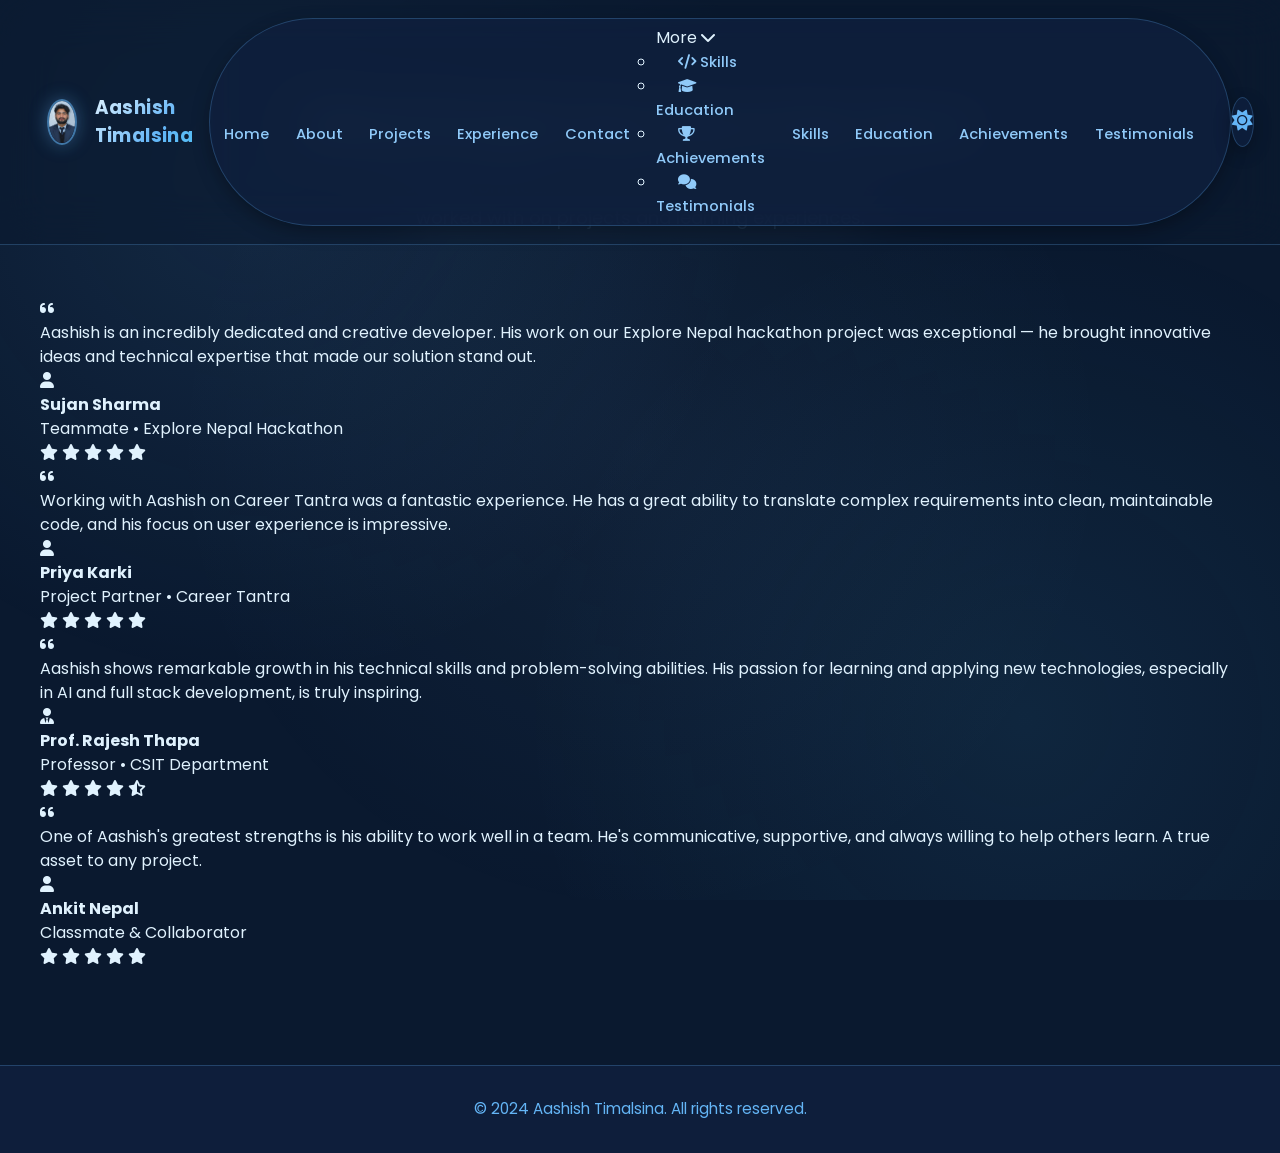
<file: testimonials.html>
<!DOCTYPE html>
<html lang="en">
<head>
    <meta charset="UTF-8">
    <meta name="viewport" content="width=device-width, initial-scale=1.0">
    <meta name="description" content="Testimonials about Aashish Timalsina — feedback from teammates, collaborators, and mentors on projects and hackathons.">
    <meta name="keywords" content="Aashish Timalsina, testimonials, feedback, collaborators, hackathons, projects">
    <title>Testimonials | Aashish Timalsina | Full Stack Developer & AI Enthusiast</title>
    <link rel="icon" href="images/Favicon.png" type="image/png">
    
    <!-- Google Analytics (replace G-XXXXXXXXXX with your actual GA4 ID) -->
    <script async src="https://www.googletagmanager.com/gtag/js?id=G-XXXXXXXXXX"></script>
    <script>
        window.dataLayer = window.dataLayer || [];
        function gtag(){dataLayer.push(arguments);}
        gtag('js', new Date());
        gtag('config', 'G-XXXXXXXXXX', {
            page_path: window.location.pathname,
            anonymize_ip: true,
            cookie_flags: 'SameSite=None;Secure'
        });
    </script>
    
    <link rel="stylesheet" href="styles.css">
    <link rel="stylesheet" href="https://cdnjs.cloudflare.com/ajax/libs/font-awesome/6.0.0/css/all.min.css">
    <link href="https://fonts.googleapis.com/css2?family=Poppins:wght@300;400;500;600;700&display=swap" rel="stylesheet">
</head>
<body>
    <header>
        <nav>
            <div class="nav-container">
                <a href="index.html" class="logo">
                    <div class="photo-container">
                        <img src="images/profile.jpg" alt="Aashish Timalsina" class="header-photo" id="header-img">
                    </div>
                    <h1>Aashish Timalsina</h1>
                </a>
                <ul class="nav-links">
                    <li><a href="index.html">Home</a></li>
                    <li><a href="about.html">About</a></li>
                    <li><a href="projects.html">Projects</a></li>
                    <li><a href="experience.html">Experience</a></li>
                    <li><a href="contact.html">Contact</a></li>
                    <li class="nav-dropdown">
                        <span class="dropdown-toggle">
                            More <i class="fas fa-chevron-down"></i>
                        </span>
                        <ul class="dropdown-menu">
                            <li><a href="skills.html"><i class="fas fa-code"></i> Skills</a></li>
                            <li><a href="education.html"><i class="fas fa-graduation-cap"></i> Education</a></li>
                            <li><a href="achievements.html"><i class="fas fa-trophy"></i> Achievements</a></li>
                            <li><a href="testimonials.html" class="active"><i class="fas fa-comments"></i> Testimonials</a></li>
                        </ul>
                    </li>
                    <li class="mobile-only"><a href="skills.html">Skills</a></li>
                    <li class="mobile-only"><a href="education.html">Education</a></li>
                    <li class="mobile-only"><a href="achievements.html">Achievements</a></li>
                    <li class="mobile-only"><a href="testimonials.html" class="active">Testimonials</a></li>
                </ul>
                <button id="theme-toggle" class="theme-toggle" title="Toggle Theme">
                    <i class="fas fa-sun"></i>
                </button>
                <div class="hamburger">
                    <span></span>
                    <span></span>
                    <span></span>
                </div>
            </div>
        </nav>
    </header>

    <!-- Scroll Progress Indicator -->
    <div class="scroll-progress-container">
        <div class="scroll-progress-bar" id="scroll-progress"></div>
    </div>

    <section id="testimonials" class="testimonials-section">
        <div class="container">
            <div class="section-header">
                <h2 class="section-title">What People Say About My Work</h2>
                <p class="section-subtitle">Feedback from teammates, collaborators, and mentors I've worked with on projects and learning experiences.</p>
            </div>
            
            <div class="testimonials-grid">
                <!-- Testimonial 1 -->
                <div class="testimonial-card">
                    <div class="testimonial-quote">
                        <i class="fas fa-quote-left"></i>
                    </div>
                    <p class="testimonial-text">
                        Aashish is an incredibly dedicated and creative developer. His work on our Explore Nepal hackathon project was exceptional — he brought innovative ideas and technical expertise that made our solution stand out.
                    </p>
                    <div class="testimonial-author">
                        <div class="testimonial-avatar">
                            <i class="fas fa-user"></i>
                        </div>
                        <div class="testimonial-info">
                            <h4 class="testimonial-name">Sujan Sharma</h4>
                            <p class="testimonial-role">Teammate • Explore Nepal Hackathon</p>
                        </div>
                    </div>
                    <div class="testimonial-rating">
                        <i class="fas fa-star"></i>
                        <i class="fas fa-star"></i>
                        <i class="fas fa-star"></i>
                        <i class="fas fa-star"></i>
                        <i class="fas fa-star"></i>
                    </div>
                </div>

                <!-- Testimonial 2 -->
                <div class="testimonial-card">
                    <div class="testimonial-quote">
                        <i class="fas fa-quote-left"></i>
                    </div>
                    <p class="testimonial-text">
                        Working with Aashish on Career Tantra was a fantastic experience. He has a great ability to translate complex requirements into clean, maintainable code, and his focus on user experience is impressive.
                    </p>
                    <div class="testimonial-author">
                        <div class="testimonial-avatar">
                            <i class="fas fa-user"></i>
                        </div>
                        <div class="testimonial-info">
                            <h4 class="testimonial-name">Priya Karki</h4>
                            <p class="testimonial-role">Project Partner • Career Tantra</p>
                        </div>
                    </div>
                    <div class="testimonial-rating">
                        <i class="fas fa-star"></i>
                        <i class="fas fa-star"></i>
                        <i class="fas fa-star"></i>
                        <i class="fas fa-star"></i>
                        <i class="fas fa-star"></i>
                    </div>
                </div>

                <!-- Testimonial 3 -->
                <div class="testimonial-card">
                    <div class="testimonial-quote">
                        <i class="fas fa-quote-left"></i>
                    </div>
                    <p class="testimonial-text">
                        Aashish shows remarkable growth in his technical skills and problem-solving abilities. His passion for learning and applying new technologies, especially in AI and full stack development, is truly inspiring.
                    </p>
                    <div class="testimonial-author">
                        <div class="testimonial-avatar">
                            <i class="fas fa-user-tie"></i>
                        </div>
                        <div class="testimonial-info">
                            <h4 class="testimonial-name">Prof. Rajesh Thapa</h4>
                            <p class="testimonial-role">Professor • CSIT Department</p>
                        </div>
                    </div>
                    <div class="testimonial-rating">
                        <i class="fas fa-star"></i>
                        <i class="fas fa-star"></i>
                        <i class="fas fa-star"></i>
                        <i class="fas fa-star"></i>
                        <i class="fas fa-star-half-alt"></i>
                    </div>
                </div>

                <!-- Testimonial 4 -->
                <div class="testimonial-card">
                    <div class="testimonial-quote">
                        <i class="fas fa-quote-left"></i>
                    </div>
                    <p class="testimonial-text">
                        One of Aashish's greatest strengths is his ability to work well in a team. He's communicative, supportive, and always willing to help others learn. A true asset to any project.
                    </p>
                    <div class="testimonial-author">
                        <div class="testimonial-avatar">
                            <i class="fas fa-user"></i>
                        </div>
                        <div class="testimonial-info">
                            <h4 class="testimonial-name">Ankit Nepal</h4>
                            <p class="testimonial-role">Classmate & Collaborator</p>
                        </div>
                    </div>
                    <div class="testimonial-rating">
                        <i class="fas fa-star"></i>
                        <i class="fas fa-star"></i>
                        <i class="fas fa-star"></i>
                        <i class="fas fa-star"></i>
                        <i class="fas fa-star"></i>
                    </div>
                </div>
            </div>
        </div>
    </section>

    <footer>
        <div class="container">
            <p>&copy; 2024 Aashish Timalsina. All rights reserved.</p>
        </div>
    </footer>

    <!-- Scroll to Top Button -->
    <button id="scrollToTopBtn" title="Go to top"><i class="fas fa-arrow-up"></i></button>

    <script src="script.js"></script>
</body>
</html>
</file>
<file: styles.css>
/* Dark Theme (Default) */
:root {
  color-scheme: dark;
  --background: #0A192F;
  --bg-secondary: #112240;
  --bg-tertiary: #1B2A49;
  --bg-white: #ffffff;
  --bg-card: rgba(17, 34, 64, 0.7);
  --card-bg-hover: rgba(17, 34, 64, 0.9);
  --input-bg: rgba(27, 42, 73, 0.85);
  --input-text: #e0f2fe;
  --border-color: rgba(100, 181, 246, 0.25);
  --text-primary: #e0f2fe;
  --text-secondary: #90CAF9;
  --text-muted: #64B5F6;
  --text-dark: #0A192F;
  --text-light: #BBDEFB;
  --text-white: #ffffff;
  --primary: #64B5F6;
  --primary-hover: #4FC3F7;
  --primary-color: #64B5F6;
  --accent: #90CAF9;
  --accent-secondary: #BBDEFB;
  --secondary-color: #4FC3F7;
  --gradient-primary: linear-gradient(135deg, #64B5F6 0%, #4FC3F7 100%);
  --gradient-secondary: linear-gradient(135deg, #90CAF9 0%, #BBDEFB 100%);
  --nav-bg: rgba(10, 25, 47, 0.6);
  --nav-bg-scrolled: rgba(10, 25, 47, 0.92);
  --shadow-sm: 0 6px 18px rgba(0, 0, 0, 0.3);
  --shadow-md: 0 10px 28px rgba(0, 0, 0, 0.4);
  --shadow-lg: 0 18px 50px rgba(0, 0, 0, 0.5);
  --shadow-xl: 0 24px 70px rgba(0, 0, 0, 0.6);
  --glow-sm: 0 0 15px rgba(100, 181, 246, 0.3);
  --glow-md: 0 0 30px rgba(100, 181, 246, 0.4);
  --glow-lg: 0 0 50px rgba(100, 181, 246, 0.5);
  --font-family: 'Inter', 'Poppins', sans-serif;
  --font-size-sm: 0.875rem;
  --font-size-base: 1rem;
  --font-size-lg: 1.125rem;
  --font-size-xl: 1.25rem;
  --font-size-2xl: 1.5rem;
  --font-size-3xl: 2rem;
  --font-size-4xl: 2.5rem;
  --font-size-5xl: 3.5rem;
  --line-height-tight: 1.1;
  --line-height-normal: 1.5;
  --line-height-relaxed: 1.7;
  --spacing-xs: 0.5rem;
  --spacing-sm: 1rem;
  --spacing-md: 1.5rem;
  --spacing-lg: 2rem;
  --spacing-xl: 3rem;
  --spacing-2xl: 4rem;
  --spacing-3xl: 5rem;
  --radius-sm: 0.5rem;
  --radius-md: 1rem;
  --radius-lg: 1.5rem;
  --radius-xl: 2rem;
  --radius-2xl: 2.5rem;
  --radius-full: 9999px;
  --transition-base: 0.35s cubic-bezier(0.25, 0.46, 0.45, 0.94);
  --transition-slow: 0.55s cubic-bezier(0.25, 0.46, 0.45, 0.94);
}

/* Light Theme */
[data-theme="light"] {
    color-scheme: light;
    --background: #F8FAFC;
    --bg-secondary: #FFFFFF;
    --bg-tertiary: #E2E8F0;
    --bg-white: #ffffff;
    --bg-card: rgba(255, 255, 255, 0.85);
    --card-bg-hover: rgba(255, 255, 255, 0.95);
    --input-bg: rgba(241, 245, 249, 0.9);
    --input-text: #0A192F;
    --border-color: rgba(59, 130, 246, 0.3);
    --text-primary: #0F172A;
    --text-secondary: #1E3A5F;
    --text-muted: #475569;
    --text-dark: #0F172A;
    --text-light: #1E3A5F;
    --text-white: #ffffff;
    --primary: #3B82F6;
    --primary-hover: #2563EB;
    --primary-color: #3B82F6;
    --accent: #60A5FA;
    --accent-secondary: #93C5FD;
    --secondary-color: #2563EB;
    --gradient-primary: linear-gradient(135deg, #3B82F6 0%, #60A5FA 100%);
    --gradient-secondary: linear-gradient(135deg, #60A5FA 0%, #93C5FD 100%);
    --nav-bg: rgba(248, 250, 252, 0.75);
    --nav-bg-scrolled: rgba(248, 250, 252, 0.95);
    --shadow-sm: 0 6px 18px rgba(15, 23, 42, 0.08);
    --shadow-md: 0 10px 28px rgba(15, 23, 42, 0.12);
    --shadow-lg: 0 18px 50px rgba(15, 23, 42, 0.15);
    --shadow-xl: 0 24px 70px rgba(15, 23, 42, 0.18);
    --glow-sm: 0 0 15px rgba(59, 130, 246, 0.2);
    --glow-md: 0 0 30px rgba(59, 130, 246, 0.3);
    --glow-lg: 0 0 50px rgba(59, 130, 246, 0.35);
}

/* Smooth theme transitions */
* {
    transition: background-color 0.3s ease, color 0.3s ease, border-color 0.3s ease, box-shadow 0.3s ease;
}

[data-theme="light"] body::before {
  background: 
    radial-gradient(circle at 20% 20%, rgba(59, 130, 246, 0.08) 0%, transparent 40%),
    radial-gradient(circle at 80% 80%, rgba(96, 165, 250, 0.06) 0%, transparent 40%),
    radial-gradient(circle at 50% 50%, rgba(147, 197, 253, 0.04) 0%, transparent 60%);
}

* {
  margin: 0;
  padding: 0;
  box-sizing: border-box;
}

html {
  scroll-behavior: smooth;
  scroll-padding-top: 120px;
}

body {
  background: var(--background);
  color: var(--text-primary);
  font-family: var(--font-family);
  line-height: var(--line-height-normal);
  overflow-x: hidden;
}

body::before {
  content: '';
  position: fixed;
  top: 0;
  left: 0;
  width: 100%;
  height: 100%;
  background: 
    radial-gradient(circle at 20% 20%, rgba(100, 181, 246, 0.1) 0%, transparent 40%),
    radial-gradient(circle at 80% 80%, rgba(79, 195, 247, 0.08) 0%, transparent 40%),
    radial-gradient(circle at 50% 50%, rgba(144, 202, 249, 0.05) 0%, transparent 60%);
  pointer-events: none;
  z-index: -1;
}

/* Header & Navbar */
header {
  position: fixed;
  top: 0;
  left: 0;
  right: 0;
  z-index: 1000;
  background: var(--nav-bg);
  backdrop-filter: blur(24px);
  -webkit-backdrop-filter: blur(24px);
  border-bottom: 1px solid var(--border-color);
  transition: all 0.4s cubic-bezier(0.25, 0.46, 0.45, 0.94);
}

header.scrolled {
  background: var(--nav-bg-scrolled);
  box-shadow: var(--shadow-md), var(--glow-sm);
  padding: 0.25rem 0;
}

[data-theme="light"] header {
  border-bottom: 1px solid rgba(59, 130, 246, 0.15);
}

.nav-container {
  max-width: 1250px;
  margin: 0 auto;
  padding: 1.1rem 2rem;
  display: flex;
  align-items: center;
  justify-content: space-between;
  transition: padding 0.4s cubic-bezier(0.25, 0.46, 0.45, 0.94);
}

header.scrolled .nav-container {
  padding: 0.8rem 2rem;
}

.logo {
  display: flex;
  align-items: center;
  gap: 1.1rem;
  text-decoration: none;
  color: var(--text-primary);
  transition: all 0.3s cubic-bezier(0.25, 0.46, 0.45, 0.94);
}

.logo:hover {
  transform: translateY(-3px);
}

.photo-container {
  width: 46px;
  height: 46px;
  border-radius: 50%;
  overflow: hidden;
  border: 2px solid rgba(100, 181, 246, 0.6);
  box-shadow: 0 0 18px rgba(100, 181, 246, 0.35);
  transition: all 0.3s cubic-bezier(0.25, 0.46, 0.45, 0.94);
}

.logo:hover .photo-container {
  border-color: var(--primary);
  box-shadow: 0 0 25px rgba(100, 181, 246, 0.55);
  transform: scale(1.08);
}

.header-photo {
  width: 100%;
  height: 100%;
  object-fit: cover;
}

.logo h1 {
  font-size: 1.15rem;
  font-weight: 700;
  background: linear-gradient(135deg, #e0f2fe 0%, #64b5f6 60%, #4fc3f7 100%);
  -webkit-background-clip: text;
  -webkit-text-fill-color: transparent;
  background-clip: text;
  letter-spacing: 0.02em;
}

.nav-links {
  display: flex;
  list-style: none;
  gap: 0.3rem;
  align-items: center;
  padding: 0.45rem 0.9rem;
  background: var(--bg-card);
  border: 1px solid var(--border-color);
  border-radius: 9999px;
  backdrop-filter: blur(16px);
  -webkit-backdrop-filter: blur(16px);
  box-shadow: var(--shadow-sm);
}

.nav-links a {
  padding: 0.7rem 1.35rem;
  text-decoration: none;
  color: var(--text-secondary);
  font-weight: 500;
  font-size: 0.92rem;
  border-radius: 9999px;
  transition: all 0.3s cubic-bezier(0.25, 0.46, 0.45, 0.94);
  position: relative;
  overflow: hidden;
}

.nav-links a::before {
  content: '';
  position: absolute;
  bottom: 0;
  left: 50%;
  width: 0;
  height: 2px;
  background: var(--gradient-primary);
  border-radius: 9999px;
  transform: translateX(-50%);
  transition: width 0.35s cubic-bezier(0.25, 0.46, 0.45, 0.94);
  box-shadow: var(--glow-sm);
}

.nav-links a:hover {
  color: var(--text-primary);
  background: rgba(100, 181, 246, 0.12);
}

.nav-links a:hover::before {
  width: 60%;
}

.nav-links a.active {
  color: var(--text-primary);
  background: rgba(100, 181, 246, 0.18);
  box-shadow: var(--glow-sm);
}

.nav-links a.active::before {
  width: 60%;
}

[data-theme="light"] .nav-links {
    background: rgba(255, 255, 255, 0.9);
    box-shadow: 0 4px 20px rgba(15, 23, 42, 0.08);
    border-color: rgba(59, 130, 246, 0.2);
}

[data-theme="light"] .nav-links a {
    color: var(--text-secondary);
}

[data-theme="light"] .nav-links a:hover {
    color: var(--text-primary);
    background: rgba(59, 130, 246, 0.08);
}

[data-theme="light"] .nav-links a.active {
    color: var(--text-primary);
    background: rgba(59, 130, 246, 0.12);
}

/* Light mode mobile nav */
@media (max-width: 768px) {
    [data-theme="light"] .nav-links {
        background: rgba(255, 255, 255, 0.98);
        border-color: rgba(59, 130, 246, 0.2);
        box-shadow: 0 20px 60px rgba(15, 23, 42, 0.15);
    }
}

.theme-toggle {
    width: 50px;
    height: 50px;
    border-radius: 50%;
    border: 1px solid var(--border-color);
    background: var(--bg-card);
    color: var(--primary);
    font-size: 1.3rem;
    cursor: pointer;
    display: flex;
    align-items: center;
    justify-content: center;
    transition: all 0.4s cubic-bezier(0.25, 0.46, 0.45, 0.94);
    backdrop-filter: blur(16px);
    -webkit-backdrop-filter: blur(16px);
    box-shadow: var(--shadow-sm);
}

.theme-toggle:hover {
    background: var(--gradient-primary);
    color: var(--text-white);
    border-color: transparent;
    box-shadow: var(--glow-md);
    transform: rotate(220deg) scale(1.12);
}

[data-theme="light"] .theme-toggle:hover {
    color: var(--text-dark);
}

.hamburger {
    display: none;
    flex-direction: column;
    gap: 0.6rem;
    cursor: pointer;
    padding: 1rem;
    border-radius: 16px;
    transition: all 0.35s cubic-bezier(0.25, 0.46, 0.45, 0.94);
    background: var(--bg-card);
    border: 1px solid var(--border-color);
    backdrop-filter: blur(12px);
    z-index: 1002;
  }

  .hamburger:hover {
    background: rgba(100, 181, 246, 0.12);
    transform: scale(1.05);
    box-shadow: var(--glow-sm);
  }

  .hamburger span {
    width: 30px;
    height: 3px;
    background: var(--gradient-primary);
    border-radius: 4px;
    transition: all 0.4s cubic-bezier(0.25, 0.46, 0.45, 0.94);
    transform-origin: center;
  }

  /* Scroll Progress */
  .scroll-progress-container {
    position: fixed;
    top: 0;
    left: 0;
    width: 100%;
    height: 3px;
    z-index: 1001;
  }

.scroll-progress-bar {
  height: 100%;
  background: var(--gradient-primary);
  box-shadow: var(--glow-sm);
  width: 0%;
  transition: width 0.1s linear;
}

/* Hero Section */
.hero {
  min-height: 100vh;
  padding: 12rem 2rem 8rem;
  position: relative;
  overflow: hidden;
  display: flex;
  align-items: center;
  justify-content: center;
}

.hero-background {
  position: absolute;
  inset: 0;
  pointer-events: none;
  z-index: 0;
}

.gradient-blob {
  position: absolute;
  width: 700px;
  height: 700px;
  border-radius: 50%;
  filter: blur(150px);
  opacity: 0.25;
  animation: blobFloat 20s ease-in-out infinite;
}

.blob-1 {
  top: -250px;
  left: -250px;
  background: var(--gradient-primary);
}

.blob-2 {
  bottom: -250px;
  right: -250px;
  background: var(--gradient-secondary);
  animation-delay: -10s;
}

@keyframes blobFloat {
  0%, 100% { transform: translate(0, 0) scale(1); }
  33% { transform: translate(60px, -40px) scale(1.15); }
  66% { transform: translate(-40px, 60px) scale(0.9); }
}

.hero-orb {
  position: absolute;
  width: 350px;
  height: 350px;
  border-radius: 50%;
  border: 1px solid rgba(100, 181, 246, 0.08);
  animation: orbPulse 10s ease-in-out infinite;
}

.hero-orb-1 {
  top: 15%;
  right: 8%;
}

.hero-orb-2 {
  bottom: 25%;
  left: 3%;
  animation-delay: -5s;
}

@keyframes orbPulse {
  0%, 100% { opacity: 0.2; transform: scale(1); }
  50% { opacity: 0.4; transform: scale(1.12); }
}

.hero-content {
  max-width: 1250px;
  margin: 0 auto;
  width: 100%;
  display: grid;
  grid-template-columns: 1.15fr 0.85fr;
  gap: 5rem;
  align-items: center;
  position: relative;
  z-index: 1;
}

.hero-left {
  display: flex;
  flex-direction: column;
  gap: 1.75rem;
}

.hero-badge {
  display: inline-flex;
  align-items: center;
  gap: 0.85rem;
  padding: 0.85rem 1.4rem;
  background: rgba(100, 181, 246, 0.08);
  border: 1px solid var(--border-color);
  border-radius: var(--radius-full);
  font-size: 0.9rem;
  font-weight: 600;
  color: var(--primary);
  width: fit-content;
  backdrop-filter: blur(12px);
  box-shadow: var(--shadow-sm);
}

.hero-badge i {
  color: var(--primary);
}

.hero-title {
  font-size: 4.25rem;
  font-weight: 800;
  line-height: 1.05;
  margin: 0;
  background: linear-gradient(135deg, var(--text-primary) 0%, var(--primary) 60%, var(--secondary-color) 100%);
  -webkit-background-clip: text;
  -webkit-text-fill-color: transparent;
  background-clip: text;
  letter-spacing: -0.02em;
}

.hero-subtitle {
  font-size: 1.25rem;
  color: var(--text-secondary);
  line-height: 1.8;
  max-width: 580px;
  margin-top: 0.5rem;
}

.hero-tech {
  display: flex;
  flex-wrap: wrap;
  gap: 0.85rem;
  margin-top: 0.75rem;
}

.tech-pill {
  padding: 0.65rem 1.25rem;
  background: var(--bg-card);
  border: 1px solid var(--border-color);
  border-radius: var(--radius-full);
  font-size: 0.9rem;
  color: var(--text-light);
  font-weight: 500;
  backdrop-filter: blur(12px);
  transition: all var(--transition-base);
}

.tech-pill:hover {
  border-color: var(--primary);
  background: rgba(100, 181, 246, 0.12);
  transform: translateY(-3px);
  box-shadow: var(--glow-sm);
}

[data-theme="light"] .hero-badge {
    background: rgba(59, 130, 246, 0.08);
    border-color: rgba(59, 130, 246, 0.2);
    color: var(--primary);
}

[data-theme="light"] .tech-pill {
    background: rgba(255, 255, 255, 0.9);
    color: var(--text-secondary);
    border-color: rgba(59, 130, 246, 0.2);
}

[data-theme="light"] .tech-pill:hover {
    background: rgba(59, 130, 246, 0.12);
    border-color: var(--primary);
    color: var(--text-primary);
}

/* Light mode hero profile card */
[data-theme="light"] .hero-profile-card {
    background: rgba(255, 255, 255, 0.9);
    border-color: rgba(59, 130, 246, 0.2);
    box-shadow: var(--shadow-lg), var(--glow-sm);
}

[data-theme="light"] .hero-mini-stat {
    background: rgba(241, 245, 249, 0.9);
    border-color: rgba(59, 130, 246, 0.2);
}

[data-theme="light"] .hero-mini-stat:hover {
    background: rgba(59, 130, 246, 0.1);
    border-color: var(--primary);
}

[data-theme="light"] .hero-floating-chip {
    background: rgba(255, 255, 255, 0.95);
    border-color: rgba(59, 130, 246, 0.25);
    color: var(--text-primary);
    box-shadow: var(--shadow-md);
}

[data-theme="light"] .hero-floating-chip i {
    color: var(--primary);
}

.hero-cta {
  display: flex;
  flex-wrap: wrap;
  gap: 1.15rem;
  margin-top: 1rem;
}

.btn {
  display: inline-flex;
  align-items: center;
  gap: 0.85rem;
  padding: 1.15rem 1.9rem;
  border-radius: var(--radius-full);
  font-weight: 600;
  font-size: 1.05rem;
  text-decoration: none;
  cursor: pointer;
  border: none;
  transition: all var(--transition-base);
  position: relative;
  overflow: hidden;
  font-family: var(--font-family);
  box-shadow: 0 0 0 transparent;
}

.btn-primary {
  background: var(--gradient-primary);
  color: var(--text-dark);
  box-shadow: 0 10px 40px rgba(100, 181, 246, 0.25);
}

.btn-primary:hover {
  transform: translateY(-4px) scale(1.02);
  box-shadow: 0 15px 50px rgba(100, 181, 246, 0.4);
}

.btn-outline {
    background: var(--bg-card);
    color: var(--text-primary);
    border: 1px solid var(--border-color);
}

.btn-outline:hover {
    border-color: var(--primary);
    background: rgba(100, 181, 246, 0.1);
    transform: translateY(-3px);
    box-shadow: var(--glow-sm);
}

.btn-secondary {
    background: var(--bg-card);
    color: var(--text-primary);
    border: 1px solid var(--border-color);
}

.btn-secondary:hover {
    border-color: var(--primary);
    background: rgba(100, 181, 246, 0.12);
    transform: translateY(-3px);
    box-shadow: var(--glow-sm);
}

/* Light mode buttons */
[data-theme="light"] .btn-primary:hover {
    color: var(--text-dark);
}

[data-theme="light"] .btn-outline {
    background: rgba(255, 255, 255, 0.9);
    border-color: rgba(59, 130, 246, 0.25);
}

[data-theme="light"] .btn-outline:hover {
    background: rgba(59, 130, 246, 0.1);
    border-color: var(--primary);
}

[data-theme="light"] .btn-secondary {
    background: rgba(255, 255, 255, 0.9);
    border-color: rgba(59, 130, 246, 0.25);
}

[data-theme="light"] .btn-secondary:hover {
    background: rgba(59, 130, 246, 0.1);
    border-color: var(--primary);
}

.hero-social {
  display: flex;
  align-items: center;
  gap: 1.25rem;
  margin-top: 1.25rem;
}

.hero-social-label {
  font-size: 0.9rem;
  font-weight: 600;
  color: var(--text-muted);
  text-transform: uppercase;
  letter-spacing: 0.15em;
}

.social-link {
    width: 52px;
    height: 52px;
    border-radius: 50%;
    background: var(--bg-card);
    border: 1px solid var(--border-color);
    display: flex;
    align-items: center;
    justify-content: center;
    color: var(--text-secondary);
    font-size: 1.35rem;
    text-decoration: none;
    transition: all var(--transition-base);
    backdrop-filter: blur(12px);
}

.social-link:hover {
    background: var(--gradient-primary);
    color: var(--text-white);
    border-color: transparent;
    transform: translateY(-4px) scale(1.1);
    box-shadow: var(--glow-md);
}

[data-theme="light"] .social-link:hover {
    color: var(--text-dark);
}

[data-theme="light"] .social-link {
    background: rgba(255, 255, 255, 0.9);
    border-color: rgba(59, 130, 246, 0.2);
    color: var(--text-secondary);
}

.hero-right {
  display: flex;
  justify-content: center;
}

.hero-profile-card {
  position: relative;
  padding: 1.75rem;
  background: rgba(17, 34, 64, 0.7);
  border: 1px solid rgba(100, 181, 246, 0.25);
  border-radius: 2rem;
  backdrop-filter: blur(25px);
  box-shadow: 0 20px 80px rgba(0, 0, 0, 0.45), 0 0 40px rgba(100, 181, 246, 0.12);
  transition: all var(--transition-slow);
  overflow: hidden;
  animation: floatCard 6s ease-in-out infinite;
}

@keyframes floatCard {
  0%, 100% { transform: translateY(0px); }
  50% { transform: translateY(-12px); }
}

.hero-profile-card::before {
  content: '';
  position: absolute;
  inset: 0;
  background: linear-gradient(145deg, rgba(100, 181, 246, 0.12) 0%, transparent 55%);
  pointer-events: none;
}

.hero-profile-card:hover {
  transform: translateY(-10px) scale(1.02);
  box-shadow: 0 25px 90px rgba(0, 0, 0, 0.55), 0 0 60px rgba(100, 181, 246, 0.25);
  border-color: rgba(100, 181, 246, 0.45);
}

.hero-profile-media {
  position: relative;
  border-radius: 1.75rem;
  overflow: hidden;
  min-height: 320px;
}

.hero-image {
  width: 100%;
  height: 100%;
  min-height: 320px;
  object-fit: cover;
  border-radius: 1.75rem;
}

.hero-profile-glow {
  position: absolute;
  inset: auto 8% 8% 8%;
  height: 45%;
  background: radial-gradient(circle, rgba(100, 181, 246, 0.6) 0%, transparent 70%);
  filter: blur(50px);
  opacity: 0.8;
  z-index: 0;
}

.hero-floating-chip {
  position: absolute;
  z-index: 2;
  display: inline-flex;
  align-items: center;
  gap: 0.6rem;
  padding: 0.85rem 1.15rem;
  border-radius: var(--radius-full);
  background: rgba(10, 25, 47, 0.92);
  border: 1px solid rgba(100, 181, 246, 0.3);
  color: var(--text-primary);
  font-size: 0.9rem;
  font-weight: 600;
  backdrop-filter: blur(25px);
  box-shadow: 0 8px 30px rgba(0, 0, 0, 0.35);
  animation: chipFloat 5s ease-in-out infinite;
}

.hero-floating-chip i {
  color: var(--primary);
}

.hero-floating-chip.chip-1 {
  top: 1.75rem;
  left: 1.75rem;
}

.hero-floating-chip.chip-2 {
  top: 2.25rem;
  right: 1.75rem;
  animation-delay: -2s;
}

.hero-floating-chip.chip-3 {
  bottom: 1.75rem;
  right: 1.75rem;
  animation-delay: -3.5s;
}

@keyframes chipFloat {
  0%, 100% { transform: translateY(0px); }
  50% { transform: translateY(-10px); }
}

.hero-profile-body {
  padding-top: 1.75rem;
  display: flex;
  flex-direction: column;
  gap: 0.9rem;
  position: relative;
  z-index: 1;
}

.hero-profile-kicker {
  color: var(--primary);
  font-size: 0.78rem;
  font-weight: 700;
  letter-spacing: 0.18em;
  text-transform: uppercase;
}

.hero-profile-body h2 {
  font-size: 1.6rem;
  font-weight: 700;
  line-height: 1.3;
  color: var(--text-primary);
  margin: 0;
}

.hero-profile-body p {
  margin: 0;
  color: var(--text-secondary);
  font-size: 0.98rem;
  line-height: 1.75;
}

.hero-profile-stats {
  display: grid;
  grid-template-columns: repeat(3, 1fr);
  gap: 1.15rem;
  padding-top: 0.75rem;
}

.hero-mini-stat {
  padding: 0.9rem;
  border-radius: var(--radius-lg);
  background: rgba(27, 42, 73, 0.75);
  border: 1px solid rgba(100, 181, 246, 0.22);
  text-align: center;
  transition: all var(--transition-base);
}

.hero-mini-stat:hover {
  border-color: var(--primary);
  background: rgba(100, 181, 246, 0.15);
  transform: translateY(-4px);
  box-shadow: 0 8px 25px rgba(100, 181, 246, 0.12);
}

.hero-mini-stat strong {
  display: block;
  font-size: 1.45rem;
  color: var(--primary);
  font-weight: 800;
}

.hero-mini-stat span {
  display: block;
  font-size: 0.8rem;
  color: var(--text-secondary);
  font-weight: 500;
  margin-top: 0.35rem;
}
  font-weight: 700;
  margin: 0;
  color: var(--text-primary);
}

.hero-profile-body p {
  margin: 0;
  color: var(--text-secondary);
  font-size: 0.95rem;
  line-height: var(--line-height-relaxed);
}

.hero-profile-stats {
  display: grid;
  grid-template-columns: repeat(3, 1fr);
  gap: 1rem;
  padding-top: 0.5rem;
}

.hero-mini-stat {
  padding: 0.75rem;
  border-radius: var(--radius-md);
  background: rgba(27, 42, 73, 0.6);
  border: 1px solid rgba(100, 181, 246, 0.1);
  text-align: center;
  transition: all var(--transition-base);
}

.hero-mini-stat:hover {
  border-color: var(--primary);
  background: rgba(100, 181, 246, 0.1);
  transform: translateY(-3px);
}

.hero-mini-stat strong {
  display: block;
  font-size: 1.25rem;
  color: var(--primary);
  font-weight: 800;
}

.hero-mini-stat span {
  display: block;
  font-size: 0.75rem;
  color: var(--text-secondary);
  font-weight: 500;
  margin-top: 0.25rem;
}

/* Sections */
section {
  padding: 6rem 2rem;
  position: relative;
}

.container {
  max-width: 1200px;
  margin: 0 auto;
}

.section-header {
  text-align: center;
  margin-bottom: 4rem;
}

.section-title {
  font-size: var(--font-size-4xl);
  font-weight: 800;
  margin-bottom: 1rem;
  background: linear-gradient(135deg, var(--text-primary) 0%, var(--primary) 100%);
  -webkit-background-clip: text;
  -webkit-text-fill-color: transparent;
  background-clip: text;
}

.section-subtitle {
  font-size: var(--font-size-lg);
  color: var(--text-secondary);
  max-width: 600px;
  margin: 0 auto;
  line-height: var(--line-height-relaxed);
}

/* About Section */
.about-content {
  display: grid;
  grid-template-columns: 0.8fr 1.2fr;
  gap: 4rem;
  align-items: start;
}

.about-left {
  display: flex;
  justify-content: center;
}

.profile-card {
  background: var(--bg-card);
  border: 1px solid var(--border-color);
  border-radius: var(--radius-xl);
  padding: 2rem;
  backdrop-filter: blur(20px);
  box-shadow: var(--shadow-lg);
  display: flex;
  flex-direction: column;
  align-items: center;
  gap: 1.5rem;
  position: relative;
  overflow: hidden;
  transition: all var(--transition-base);
}

.profile-card::before {
  content: '';
  position: absolute;
  inset: 0;
  background: linear-gradient(135deg, rgba(100, 181, 246, 0.1) 0%, transparent 50%);
  pointer-events: none;
}

.profile-card:hover {
  transform: translateY(-5px);
  box-shadow: var(--glow-lg), var(--shadow-xl);
  border-color: rgba(100, 181, 246, 0.4);
}

.profile-image-wrapper {
  position: relative;
  width: 220px;
  height: 220px;
  border-radius: 50%;
}

.profile-image {
  width: 100%;
  height: 100%;
  object-fit: cover;
  border-radius: 50%;
  border: 3px solid var(--primary);
  box-shadow: var(--glow-md);
  position: relative;
  z-index: 2;
}

.profile-glow {
  position: absolute;
  top: 50%;
  left: 50%;
  transform: translate(-50%, -50%);
  width: 260px;
  height: 260px;
  background: radial-gradient(circle, var(--primary) 0%, transparent 70%);
  opacity: 0.4;
  z-index: 1;
  filter: blur(40px);
  animation: pulse 3s ease-in-out infinite;
}

@keyframes pulse {
  0%, 100% { opacity: 0.3; transform: translate(-50%, -50%) scale(1); }
  50% { opacity: 0.6; transform: translate(-50%, -50%) scale(1.1); }
}

.profile-name {
  font-size: 1.75rem;
  font-weight: 700;
  color: var(--text-primary);
  margin: 0;
  position: relative;
  z-index: 1;
}

.profile-role {
  font-size: 1rem;
  color: var(--text-secondary);
  margin: 0;
  font-weight: 500;
  position: relative;
  z-index: 1;
}

.profile-stats {
  display: grid;
  grid-template-columns: repeat(3, 1fr);
  gap: 1rem;
  width: 100%;
  position: relative;
  z-index: 1;
}

.profile-stat {
  text-align: center;
  padding: 1rem 0.75rem;
  background: rgba(27, 42, 73, 0.6);
  border: 1px solid rgba(100, 181, 246, 0.15);
  border-radius: var(--radius-md);
  transition: all var(--transition-base);
}

.profile-stat:hover {
  border-color: var(--primary);
  background: rgba(100, 181, 246, 0.1);
  transform: translateY(-3px);
}

.profile-stat .stat-number {
  font-size: 1.75rem;
  font-weight: 800;
  color: var(--primary);
  display: block;
}

.profile-stat .stat-label {
  font-size: 0.75rem;
  color: var(--text-secondary);
  font-weight: 500;
  margin-top: 0.25rem;
}

.about-right {
  display: flex;
  flex-direction: column;
  gap: 2rem;
}

.about-story {
  display: flex;
  flex-direction: column;
  gap: 1.25rem;
}

.about-lead {
  font-size: 1.25rem;
  font-weight: 600;
  color: var(--text-primary);
  line-height: var(--line-height-relaxed);
  margin: 0;
}

.about-text {
  font-size: 1rem;
  color: var(--text-secondary);
  line-height: var(--line-height-relaxed);
  margin: 0;
}

.about-values {
  display: grid;
  grid-template-columns: repeat(2, 1fr);
  gap: 1rem;
}

.value-item {
  display: flex;
  align-items: center;
  gap: 0.75rem;
  padding: 1rem 1.25rem;
  background: var(--bg-card);
  border: 1px solid var(--border-color);
  border-radius: var(--radius-md);
  font-weight: 600;
  color: var(--text-primary);
  transition: all var(--transition-base);
  backdrop-filter: blur(10px);
}

.value-item:hover {
  border-color: var(--primary);
  background: rgba(100, 181, 246, 0.1);
  transform: translateY(-3px);
}

.value-item i {
  color: var(--primary);
  font-size: 1.25rem;
}

.about-buttons {
  display: flex;
  flex-wrap: wrap;
  gap: 1rem;
}

/* Skills Section */
.skills-showcase {
  display: grid;
  grid-template-columns: 1.5fr 1fr;
  gap: 2rem;
  margin-bottom: 3rem;
  padding: 2rem;
  background: var(--bg-card);
  border: 1px solid var(--border-color);
  border-radius: var(--radius-xl);
  backdrop-filter: blur(20px);
}

.skills-showcase-copy {
  display: flex;
  flex-direction: column;
  gap: 1rem;
}

.skills-kicker {
  color: var(--primary);
  font-size: 0.875rem;
  font-weight: 700;
  letter-spacing: 0.15em;
  text-transform: uppercase;
}

.skills-showcase-copy h3 {
  font-size: 1.75rem;
  font-weight: 700;
  margin: 0;
}

.skills-intro {
  color: var(--text-secondary);
  line-height: var(--line-height-relaxed);
  margin: 0;
}

.skills-metrics {
  display: grid;
  grid-template-columns: repeat(3, 1fr);
  gap: 1.35rem;
}

.skills-metric {
  padding: 1.7rem 1.25rem;
  background: rgba(17, 34, 64, 0.7);
  border: 1px solid rgba(100, 181, 246, 0.2);
  border-radius: 18px;
  text-align: center;
  transition: all 0.45s cubic-bezier(0.25, 0.46, 0.45, 0.94);
  backdrop-filter: blur(20px);
  -webkit-backdrop-filter: blur(20px);
}

.skills-metric:hover {
  border-color: var(--primary);
  background: rgba(100, 181, 246, 0.14);
  transform: translateY(-6px);
  box-shadow: 0 10px 35px rgba(100, 181, 246, 0.2);
}

.skills-metric-number {
  font-size: 2.85rem;
  font-weight: 900;
  background: linear-gradient(135deg, var(--primary), var(--accent));
  -webkit-background-clip: text;
  -webkit-text-fill-color: transparent;
  background-clip: text;
  display: block;
  text-shadow: 0 0 25px rgba(100, 181, 246, 0.25);
}

.skills-metric-label {
  font-size: 0.95rem;
  color: var(--text-secondary);
  font-weight: 700;
  margin-top: 0.65rem;
  display: block;
  letter-spacing: 0.05em;
}

.skills-disclaimer {
  display: flex;
  align-items: center;
  gap: 1rem;
  padding: 1.4rem 1.75rem;
  background: rgba(100, 181, 246, 0.11);
  border: 1px solid rgba(100, 181, 246, 0.25);
  border-left: 4px solid var(--primary);
  border-radius: 14px;
  margin-bottom: 3.25rem;
  color: var(--text-secondary);
  font-style: italic;
  backdrop-filter: blur(18px);
}

.skills-disclaimer i {
  color: var(--primary);
  font-size: 1.4rem;
  filter: drop-shadow(0 0 10px rgba(100, 181, 246, 0.35));
}

.skills-categories {
  display: grid;
  grid-template-columns: repeat(auto-fit, minmax(340px, 1fr));
  gap: 2.25rem;
}

.skill-category-card {
  background: rgba(17, 34, 64, 0.75);
  border: 1px solid rgba(100, 181, 246, 0.22);
  border-radius: 22px;
  padding: 2.25rem;
  backdrop-filter: blur(26px);
  -webkit-backdrop-filter: blur(26px);
  box-shadow: 0 14px 55px rgba(0, 0, 0, 0.4);
  transition: all 0.55s cubic-bezier(0.25, 0.46, 0.45, 0.94);
  position: relative;
  overflow: hidden;
}

.skill-category-card::before {
  content: '';
  position: absolute;
  inset: -2px;
  background: linear-gradient(135deg, rgba(100, 181, 246, 0.55), rgba(79, 195, 247, 0.35), transparent 55%);
  border-radius: 24px;
  z-index: -1;
  opacity: 0;
  transition: opacity 0.5s;
}

.skill-category-card::after {
  content: '';
  position: absolute;
  inset: 0;
  background: linear-gradient(145deg, rgba(100, 181, 246, 0.11) 0%, transparent 55%);
  pointer-events: none;
}

.skill-category-card:hover {
  transform: translateY(-10px) scale(1.01);
  box-shadow: 0 22px 75px rgba(0, 0, 0, 0.55), 0 0 45px rgba(100, 181, 246, 0.2);
  border-color: transparent;
}

.skill-category-card:hover::before {
  opacity: 1;
}

.category-header {
  display: flex;
  align-items: center;
  gap: 1.25rem;
  margin-bottom: 1.75rem;
  position: relative;
  z-index: 1;
}

.category-icon {
  width: 56px;
  height: 56px;
  border-radius: 14px;
  background: rgba(100, 181, 246, 0.18);
  border: 1px solid rgba(100, 181, 246, 0.25);
  display: flex;
  align-items: center;
  justify-content: center;
  color: var(--primary);
  font-size: 1.7rem;
  transition: all 0.4s;
}

.skill-category-card:hover .category-icon {
  transform: scale(1.1) rotate(5deg);
  box-shadow: 0 0 22px rgba(100, 181, 246, 0.4);
}

.category-header h3 {
  font-size: 1.4rem;
  font-weight: 800;
  margin: 0;
  background: linear-gradient(135deg, var(--text-primary) 0%, var(--primary) 100%);
  -webkit-background-clip: text;
  -webkit-text-fill-color: transparent;
  background-clip: text;
  letter-spacing: 0.02em;
}

.skills-list {
  display: flex;
  flex-direction: column;
  gap: 1.25rem;
  position: relative;
  z-index: 1;
}

.skill-item {
  display: flex;
  flex-direction: column;
  gap: 0.7rem;
  padding: 0.5rem;
  border-radius: 12px;
  transition: background 0.35s;
}

.skill-item:hover {
  background: rgba(100, 181, 246, 0.06);
}

.skill-info {
  display: flex;
  align-items: center;
  justify-content: space-between;
  gap: 0.75rem;
  font-weight: 600;
  color: var(--text-primary);
  font-size: 1.02rem;
}

.skill-info .label {
  display: flex;
  align-items: center;
  gap: 0.8rem;
}

.skill-info i {
  color: var(--primary);
  font-size: 1.25rem;
  transition: transform 0.35s;
}

.skill-item:hover .skill-info i {
  transform: translateY(-3px) scale(1.1);
}

.skill-info .percentage {
  font-size: 0.95rem;
  color: var(--text-secondary);
  font-weight: 700;
}

.skill-bar {
  height: 10px;
  background: rgba(27, 42, 73, 0.88);
  border-radius: 999px;
  overflow: hidden;
  position: relative;
}

.skill-bar::before {
  content: '';
  position: absolute;
  inset: 0;
  background: linear-gradient(90deg, transparent, rgba(255,255,255,0.08), transparent);
  animation: barShine 3.5s infinite;
}

@keyframes barShine {
  0% { transform: translateX(-100%); }
  100% { transform: translateX(100%); }
}

.skill-progress {
  height: 100%;
  background: linear-gradient(90deg, var(--primary), var(--accent), var(--secondary-color));
  background-size: 200% 100%;
  border-radius: 999px;
  width: 0%;
  transition: width 1.4s cubic-bezier(0.4, 0, 0.2, 1);
  box-shadow: 0 0 20px rgba(100, 181, 246, 0.5);
  position: relative;
  animation: gradientMove 4s linear infinite;
}

@keyframes gradientMove {
  0%, 100% { background-position: 0% 50%; }
  50% { background-position: 100% 50%; }
}

/* Projects Section */
.projects-grid {
  display: grid;
  grid-template-columns: repeat(auto-fit, minmax(370px, 1fr));
  gap: 2.5rem;
}

.project-card {
  background: rgba(17, 34, 64, 0.7);
  border: 1px solid rgba(100, 181, 246, 0.2);
  border-radius: 24px;
  overflow: hidden;
  backdrop-filter: blur(24px);
  -webkit-backdrop-filter: blur(24px);
  box-shadow: 0 16px 60px rgba(0, 0, 0, 0.4);
  transition: all 0.5s cubic-bezier(0.25, 0.46, 0.45, 0.94);
  position: relative;
}

.project-card::before {
  content: '';
  position: absolute;
  inset: -1px;
  background: linear-gradient(135deg, rgba(100, 181, 246, 0.6), rgba(79, 195, 247, 0.4), transparent 50%);
  border-radius: 25px;
  z-index: -1;
  opacity: 0;
  transition: opacity 0.5s cubic-bezier(0.25, 0.46, 0.45, 0.94);
}

.project-card::after {
  content: '';
  position: absolute;
  inset: 0;
  background: linear-gradient(135deg, rgba(100, 181, 246, 0.08) 0%, transparent 50%);
  pointer-events: none;
}

.project-card:hover {
  transform: translateY(-12px) scale(1.01);
  box-shadow: 0 24px 80px rgba(0, 0, 0, 0.55), 0 0 60px rgba(100, 181, 246, 0.2);
  border-color: transparent;
}

.project-card:hover::before {
  opacity: 1;
}

.project-card.featured {
  grid-column: 1 / -1;
  display: grid;
  grid-template-columns: 1.1fr 0.9fr;
  border-radius: 28px;
}

.project-card.featured::before {
  border-radius: 29px;
}

.project-image-wrapper {
  position: relative;
  overflow: hidden;
  aspect-ratio: 16 / 10;
}

.project-image-wrapper::after {
  content: '';
  position: absolute;
  inset: 0;
  background: linear-gradient(180deg, transparent 0%, rgba(10, 25, 47, 0.4) 100%);
  pointer-events: none;
}

.project-card.featured .project-image-wrapper {
  aspect-ratio: auto;
  min-height: 360px;
}

.project-image-wrapper img {
  width: 100%;
  height: 100%;
  object-fit: cover;
  transition: transform 0.7s cubic-bezier(0.25, 0.46, 0.45, 0.94);
}

.project-card:hover .project-image-wrapper img {
  transform: scale(1.08);
}

.project-content {
  padding: 2.25rem;
  display: flex;
  flex-direction: column;
  gap: 1.15rem;
  position: relative;
  z-index: 1;
}

.project-badge {
  display: inline-flex;
  align-items: center;
  gap: 0.6rem;
  padding: 0.6rem 1.15rem;
  background: rgba(100, 181, 246, 0.18);
  border: 1px solid rgba(100, 181, 246, 0.35);
  border-radius: var(--radius-full);
  font-size: 0.875rem;
  font-weight: 700;
  color: var(--primary);
  width: fit-content;
  backdrop-filter: blur(12px);
}

.project-badge i {
  color: var(--primary);
}

.project-title {
  font-size: 1.7rem;
  font-weight: 800;
  margin: 0;
  color: var(--text-primary);
  background: linear-gradient(135deg, var(--text-primary) 0%, var(--primary) 100%);
  -webkit-background-clip: text;
  -webkit-text-fill-color: transparent;
  background-clip: text;
}

.project-card.featured .project-title {
  font-size: 2rem;
}

.project-description {
  color: var(--text-secondary);
  font-size: 1rem;
  line-height: 1.8;
  margin: 0;
}

.project-tech {
  display: flex;
  flex-wrap: wrap;
  gap: 0.6rem;
  margin: 0.3rem 0;
}

.project-tech .tech-pill {
  background: rgba(27, 42, 73, 0.75);
  border-color: rgba(100, 181, 246, 0.25);
}

.project-tech .tech-pill:hover {
  border-color: var(--primary);
  background: rgba(100, 181, 246, 0.18);
  transform: translateY(-2px);
  box-shadow: 0 4px 15px rgba(100, 181, 246, 0.15);
}

.project-buttons {
  display: flex;
  gap: 1rem;
  margin-top: 0.5rem;
  flex-wrap: wrap;
}

.project-btn {
  display: inline-flex;
  align-items: center;
  gap: 0.65rem;
  padding: 0.9rem 1.5rem;
  border-radius: var(--radius-full);
  font-weight: 700;
  font-size: 0.95rem;
  text-decoration: none;
  transition: all 0.35s cubic-bezier(0.25, 0.46, 0.45, 0.94);
  font-family: var(--font-family);
}

.project-btn.primary {
  background: var(--gradient-primary);
  color: var(--text-dark);
  box-shadow: 0 8px 30px rgba(100, 181, 246, 0.3);
}

.project-btn.primary:hover {
  transform: translateY(-3px) scale(1.03);
  box-shadow: 0 12px 40px rgba(100, 181, 246, 0.45);
}

.project-btn.secondary {
  background: rgba(27, 42, 73, 0.75);
  color: var(--text-primary);
  border: 1px solid rgba(100, 181, 246, 0.3);
}

.project-btn.secondary:hover {
  border-color: var(--primary);
  background: rgba(100, 181, 246, 0.15);
  transform: translateY(-3px);
  box-shadow: 0 8px 25px rgba(100, 181, 246, 0.2);
}

/* Timeline */
.timeline {
  position: relative;
  max-width: 800px;
  margin: 0 auto;
  padding-left: 3rem;
}

.timeline::before {
  content: '';
  position: absolute;
  left: 0;
  top: 0;
  bottom: 0;
  width: 2px;
  background: linear-gradient(180deg, var(--primary), var(--accent));
  border-radius: var(--radius-full);
}

.timeline-item {
  position: relative;
  margin-bottom: 3rem;
}

.timeline-marker {
  position: absolute;
  left: -3rem;
  top: 0;
  width: 2rem;
  height: 2rem;
  border-radius: 50%;
  background: var(--bg-card);
  border: 3px solid var(--primary);
  display: flex;
  align-items: center;
  justify-content: center;
  box-shadow: var(--glow-sm);
  transform: translateX(-50%);
  z-index: 1;
}

.timeline-marker i {
  color: var(--primary);
  font-size: 1rem;
}

.timeline-content {
  background: var(--bg-card);
  border: 1px solid var(--border-color);
  border-radius: var(--radius-lg);
  padding: 2rem;
  backdrop-filter: blur(20px);
  box-shadow: var(--shadow-md);
  transition: all var(--transition-base);
  position: relative;
}

.timeline-content::before {
  content: '';
  position: absolute;
  left: -12px;
  top: 24px;
  width: 24px;
  height: 24px;
  background: var(--bg-card);
  border-left: 1px solid var(--border-color);
  border-bottom: 1px solid var(--border-color);
  transform: rotate(45deg);
}

.timeline-content:hover {
  transform: translateX(10px);
  border-color: rgba(100, 181, 246, 0.4);
  box-shadow: var(--glow-sm), var(--shadow-lg);
}

.timeline-date {
  font-size: 0.875rem;
  font-weight: 700;
  color: var(--primary);
  letter-spacing: 0.05em;
  text-transform: uppercase;
  display: block;
  margin-bottom: 0.75rem;
}

.timeline-title {
  font-size: 1.35rem;
  font-weight: 700;
  margin: 0 0 0.5rem;
  color: var(--text-primary);
}

.timeline-category {
  font-size: 0.875rem;
  color: var(--text-muted);
  font-weight: 600;
  display: inline-block;
  padding: 0.25rem 0.75rem;
  background: rgba(100, 181, 246, 0.1);
  border-radius: var(--radius-full);
  margin-bottom: 1rem;
}

.timeline-description {
  color: var(--text-secondary);
  line-height: var(--line-height-relaxed);
  margin: 0 0 1rem;
}

.timeline-tags {
  display: flex;
  flex-wrap: wrap;
  gap: 0.5rem;
}

.timeline-tags .tag {
  padding: 0.35rem 0.75rem;
  background: rgba(27, 42, 73, 0.6);
  border: 1px solid rgba(100, 181, 246, 0.15);
  border-radius: var(--radius-full);
  font-size: 0.8rem;
  color: var(--text-light);
  font-weight: 500;
}

/* Education & Achievements */
.education-item,
.achievement-item {
  background: var(--bg-card);
  border: 1px solid var(--border-color);
  border-radius: var(--radius-lg);
  padding: 2rem;
  backdrop-filter: blur(20px);
  box-shadow: var(--shadow-md);
  transition: all var(--transition-base);
  max-width: 800px;
  margin: 0 auto;
}

.education-item:hover,
.achievement-item:hover {
  transform: translateY(-5px);
  box-shadow: var(--glow-md), var(--shadow-xl);
  border-color: rgba(100, 181, 246, 0.4);
}

.education-item h3,
.achievement-item h3 {
  font-size: 1.35rem;
  font-weight: 700;
  margin: 0 0 0.5rem;
  color: var(--text-primary);
}

.education-item h4 {
  font-size: 1.1rem;
  font-weight: 600;
  margin: 0 0 0.75rem;
  color: var(--primary);
}

.education-item .date {
  font-size: 0.875rem;
  color: var(--text-muted);
  font-weight: 600;
  display: block;
  margin-bottom: 1rem;
}

.education-item p,
.achievement-item p {
  color: var(--text-secondary);
  line-height: var(--line-height-relaxed);
  margin: 0;
}

.achievements-list {
  display: grid;
  grid-template-columns: repeat(auto-fit, minmax(300px, 1fr));
  gap: 2rem;
}

/* Contact Section */
.contact-content {
  display: grid;
  grid-template-columns: 1fr 1fr;
  gap: 3rem;
  max-width: 1000px;
  margin: 0 auto;
}

.contact-form {
  background: rgba(17, 34, 64, 0.75);
  border: 1px solid rgba(100, 181, 246, 0.22);
  border-radius: 24px;
  padding: 2.75rem;
  backdrop-filter: blur(26px);
  -webkit-backdrop-filter: blur(26px);
  box-shadow: 0 16px 60px rgba(0, 0, 0, 0.45);
  display: flex;
  flex-direction: column;
  gap: 1.75rem;
}

.form-group {
  display: flex;
  flex-direction: column;
  position: relative;
}

.form-group input,
.form-group textarea {
  padding: 1.2rem 1.5rem;
  padding-top: 2rem;
  background: rgba(27, 42, 73, 0.65);
  border: 1px solid rgba(100, 181, 246, 0.25);
  border-radius: 16px;
  color: var(--input-text);
  font-family: var(--font-family);
  font-size: 1rem;
  transition: all 0.4s cubic-bezier(0.25, 0.46, 0.45, 0.94);
}

.form-group input:focus,
.form-group textarea:focus {
  outline: none;
  border-color: var(--primary);
  background: rgba(27, 42, 73, 0.8);
  box-shadow: 0 0 25px rgba(100, 181, 246, 0.2), 0 0 0 5px rgba(100, 181, 246, 0.15);
}

.form-group label {
  position: absolute;
  left: 1.5rem;
  top: 1.4rem;
  color: var(--text-muted);
  font-weight: 500;
  font-size: 0.95rem;
  display: flex;
  align-items: center;
  gap: 0.6rem;
  transition: all 0.35s cubic-bezier(0.25, 0.46, 0.45, 0.94);
  pointer-events: none;
}

.form-group label i {
  color: var(--primary);
  opacity: 0.7;
}

.form-group input:focus + label,
.form-group input:not(:placeholder-shown) + label,
.form-group textarea:focus + label,
.form-group textarea:not(:placeholder-shown) + label {
  top: 0.6rem;
  left: 1.3rem;
  font-size: 0.75rem;
  font-weight: 700;
  color: var(--primary);
  background: rgba(17, 34, 64, 0.9);
  padding: 0.15rem 0.6rem;
  border-radius: 8px;
  backdrop-filter: blur(10px);
}

.form-group textarea {
  min-height: 180px;
  resize: vertical;
}

.contact-form .btn {
  width: 100%;
  justify-content: center;
  padding: 1.2rem 1.5rem;
  font-size: 1.05rem;
  font-weight: 800;
  letter-spacing: 0.05em;
}

.contact-info {
  display: flex;
  flex-direction: column;
  gap: 1.5rem;
}

.contact-item {
  display: flex;
  gap: 1.5rem;
  padding: 1.6rem;
  background: rgba(17, 34, 64, 0.7);
  border: 1px solid rgba(100, 181, 246, 0.22);
  border-radius: 20px;
  backdrop-filter: blur(24px);
  -webkit-backdrop-filter: blur(24px);
  transition: all 0.45s cubic-bezier(0.25, 0.46, 0.45, 0.94);
}

.contact-item:hover {
  transform: translateX(12px) scale(1.01);
  border-color: rgba(100, 181, 246, 0.5);
  box-shadow: 0 12px 40px rgba(100, 181, 246, 0.18), 0 0 30px rgba(100, 181, 246, 0.15);
}

.contact-icon {
  width: 60px;
  height: 60px;
  border-radius: 16px;
  background: rgba(100, 181, 246, 0.18);
  border: 1px solid rgba(100, 181, 246, 0.25);
  display: flex;
  align-items: center;
  justify-content: center;
  color: var(--primary);
  font-size: 1.6rem;
  flex-shrink: 0;
  transition: all 0.4s cubic-bezier(0.25, 0.46, 0.45, 0.94);
}

.contact-item:hover .contact-icon {
  background: var(--gradient-primary);
  color: var(--text-dark);
  transform: scale(1.1) rotate(5deg);
  box-shadow: 0 8px 25px rgba(100, 181, 246, 0.4);
  border-color: transparent;
}

.contact-details {
  display: flex;
  flex-direction: column;
  gap: 0.3rem;
}

.contact-details h3 {
  font-size: 1.15rem;
  font-weight: 800;
  margin: 0;
  color: var(--text-primary);
}

.contact-details a,
.contact-details p {
  color: var(--text-secondary);
  text-decoration: none;
  font-size: 1rem;
  font-weight: 500;
  transition: all 0.35s;
  margin: 0;
}

.contact-details a:hover {
  color: var(--primary);
  transform: translateX(3px);
}

/* Profile Card & About Section - Light Mode */
[data-theme="light"] .profile-card {
    background: rgba(255, 255, 255, 0.9);
    border-color: rgba(59, 130, 246, 0.2);
    box-shadow: var(--shadow-lg);
}

[data-theme="light"] .profile-stat {
    background: rgba(241, 245, 249, 0.9);
    border-color: rgba(59, 130, 246, 0.2);
}

[data-theme="light"] .profile-stat:hover {
    background: rgba(59, 130, 246, 0.1);
    border-color: var(--primary);
}

[data-theme="light"] .value-item {
    background: rgba(255, 255, 255, 0.9);
    border-color: rgba(59, 130, 246, 0.2);
}

[data-theme="light"] .value-item:hover {
    background: rgba(59, 130, 246, 0.1);
    border-color: var(--primary);
}

/* Skills Section - Light Mode */
[data-theme="light"] .skills-showcase {
    background: rgba(255, 255, 255, 0.9);
    border-color: rgba(59, 130, 246, 0.2);
}

[data-theme="light"] .skills-metric {
    background: rgba(241, 245, 249, 0.9);
    border-color: rgba(59, 130, 246, 0.2);
}

[data-theme="light"] .skills-metric:hover {
    background: rgba(59, 130, 246, 0.1);
    border-color: var(--primary);
}

[data-theme="light"] .skills-disclaimer {
    background: rgba(59, 130, 246, 0.08);
    border-color: rgba(59, 130, 246, 0.2);
    border-left-color: var(--primary);
}

[data-theme="light"] .skill-category-card {
    background: rgba(255, 255, 255, 0.9);
    border-color: rgba(59, 130, 246, 0.2);
    box-shadow: var(--shadow-lg);
}

[data-theme="light"] .skill-category-card:hover {
    box-shadow: var(--shadow-xl), var(--glow-sm);
}

[data-theme="light"] .category-icon {
    background: rgba(59, 130, 246, 0.1);
    border-color: rgba(59, 130, 246, 0.2);
}

[data-theme="light"] .skill-item:hover {
    background: rgba(59, 130, 246, 0.05);
}

[data-theme="light"] .skill-bar {
    background: rgba(226, 232, 240, 0.9);
}

/* Projects Section - Light Mode */
[data-theme="light"] .project-card {
    background: rgba(255, 255, 255, 0.9);
    border-color: rgba(59, 130, 246, 0.2);
    box-shadow: var(--shadow-lg);
}

[data-theme="light"] .project-card:hover {
    box-shadow: var(--shadow-xl), var(--glow-sm);
}

[data-theme="light"] .project-badge {
    background: rgba(59, 130, 246, 0.12);
    border-color: rgba(59, 130, 246, 0.3);
}

[data-theme="light"] .project-tech .tech-pill {
    background: rgba(241, 245, 249, 0.9);
}

[data-theme="light"] .project-btn.secondary {
    background: rgba(255, 255, 255, 0.9);
    border-color: rgba(59, 130, 246, 0.25);
}

[data-theme="light"] .project-btn.secondary:hover {
    background: rgba(59, 130, 246, 0.1);
    border-color: var(--primary);
}

/* Timeline - Light Mode */
[data-theme="light"] .timeline-content {
    background: rgba(255, 255, 255, 0.9);
    border-color: rgba(59, 130, 246, 0.2);
}

[data-theme="light"] .timeline-content:hover {
    box-shadow: var(--shadow-lg), var(--glow-sm);
}

[data-theme="light"] .timeline-content::before {
    background: rgba(255, 255, 255, 0.9);
    border-left-color: rgba(59, 130, 246, 0.2);
    border-bottom-color: rgba(59, 130, 246, 0.2);
}

[data-theme="light"] .timeline-marker {
    background: rgba(255, 255, 255, 0.95);
}

[data-theme="light"] .timeline-tags .tag {
    background: rgba(241, 245, 249, 0.9);
    border-color: rgba(59, 130, 246, 0.2);
    color: var(--text-secondary);
}

/* Education & Achievements - Light Mode */
[data-theme="light"] .education-item,
[data-theme="light"] .achievement-item {
    background: rgba(255, 255, 255, 0.9);
    border-color: rgba(59, 130, 246, 0.2);
}

[data-theme="light"] .education-item:hover,
[data-theme="light"] .achievement-item:hover {
    box-shadow: var(--shadow-xl), var(--glow-sm);
}

/* Contact Form & Info - Light Mode */
[data-theme="light"] .contact-form {
    background: rgba(255, 255, 255, 0.95);
    border-color: rgba(59, 130, 246, 0.2);
}

[data-theme="light"] .form-group input,
[data-theme="light"] .form-group textarea {
    background: rgba(241, 245, 249, 0.9);
    border-color: rgba(59, 130, 246, 0.25);
    color: var(--input-text);
}

[data-theme="light"] .form-group input:focus,
[data-theme="light"] .form-group textarea:focus {
    background: rgba(255, 255, 255, 0.95);
    border-color: var(--primary);
    box-shadow: 0 0 0 5px rgba(59, 130, 246, 0.1);
}

[data-theme="light"] .form-group label {
    color: var(--text-muted);
}

[data-theme="light"] .form-group input:focus + label,
[data-theme="light"] .form-group input:not(:placeholder-shown) + label,
[data-theme="light"] .form-group textarea:focus + label,
[data-theme="light"] .form-group textarea:not(:placeholder-shown) + label {
    color: var(--primary);
    background: rgba(255, 255, 255, 0.98);
}

[data-theme="light"] .contact-item {
    background: rgba(255, 255, 255, 0.9);
    border-color: rgba(59, 130, 246, 0.2);
}

[data-theme="light"] .contact-item:hover {
    box-shadow: var(--shadow-lg), var(--glow-sm);
}

[data-theme="light"] .contact-icon {
    background: rgba(59, 130, 246, 0.1);
    border-color: rgba(59, 130, 246, 0.25);
}

[data-theme="light"] .contact-icon:hover {
    color: var(--text-dark);
}

[data-theme="light"] .contact-details a:hover {
    color: var(--primary);
}

/* Toast - Light Mode */
[data-theme="light"] .toast {
    background: rgba(255, 255, 255, 0.98);
    border-color: rgba(59, 130, 246, 0.3);
    box-shadow: var(--shadow-xl), var(--glow-sm);
}

[data-theme="light"] .toast.success {
    border-color: rgba(59, 130, 246, 0.5);
}

[data-theme="light"] .toast.error {
    border-color: rgba(239, 68, 68, 0.5);
}

[data-theme="light"] .toast-message {
    color: var(--text-primary);
}

/* Footer */
footer {
    padding: 2rem;
    text-align: center;
    border-top: 1px solid var(--border-color);
    background: var(--bg-card);
}

footer p {
    color: var(--text-muted);
    font-size: 0.95rem;
}

[data-theme="light"] footer {
    background: rgba(248, 250, 252, 0.9);
}

/* Scroll to Top - Light Mode */
[data-theme="light"] #scrollToTopBtn {
    background: rgba(255, 255, 255, 0.95);
    border-color: rgba(59, 130, 246, 0.3);
}

[data-theme="light"] #scrollToTopBtn:hover {
    color: var(--text-dark);
}

/* Scroll to Top */
#scrollToTopBtn {
  position: fixed;
  bottom: 2.25rem;
  right: 2.25rem;
  width: 58px;
  height: 58px;
  border-radius: 50%;
  border: 1px solid rgba(100, 181, 246, 0.3);
  background: rgba(17, 34, 64, 0.8);
  color: var(--primary);
  font-size: 1.35rem;
  cursor: pointer;
  backdrop-filter: blur(25px);
  -webkit-backdrop-filter: blur(25px);
  box-shadow: 0 12px 40px rgba(0, 0, 0, 0.45);
  transition: all 0.45s cubic-bezier(0.25, 0.46, 0.45, 0.94);
  opacity: 0;
  pointer-events: none;
  transform: translateY(20px);
  z-index: 999;
}

#scrollToTopBtn.visible {
  opacity: 1;
  pointer-events: all;
  transform: translateY(0);
}

#scrollToTopBtn:hover {
  background: var(--gradient-primary);
  color: var(--text-dark);
  border-color: transparent;
  box-shadow: 0 15px 50px rgba(100, 181, 246, 0.4);
  transform: translateY(-6px) scale(1.05);
}

/* Toast */
.toast {
  position: fixed;
  bottom: 2.5rem;
  left: 50%;
  transform: translateX(-50%) translateY(120px);
  background: rgba(17, 34, 64, 0.95);
  border: 1px solid rgba(100, 181, 246, 0.3);
  border-radius: 18px;
  padding: 1.25rem 1.75rem;
  display: flex;
  align-items: center;
  gap: 1.1rem;
  box-shadow: 0 20px 60px rgba(0, 0, 0, 0.5), 0 0 30px rgba(100, 181, 246, 0.15);
  backdrop-filter: blur(30px);
  -webkit-backdrop-filter: blur(30px);
  z-index: 10000;
  opacity: 0;
  transition: all 0.5s cubic-bezier(0.25, 0.46, 0.45, 0.94);
}

.toast.show {
  transform: translateX(-50%) translateY(0);
  opacity: 1;
}

.toast.success {
  border-color: rgba(100, 181, 246, 0.6);
  box-shadow: 0 20px 60px rgba(0, 0, 0, 0.5), 0 0 40px rgba(100, 181, 246, 0.25);
}

.toast.error {
  border-color: rgba(255, 100, 100, 0.5);
  box-shadow: 0 20px 60px rgba(0, 0, 0, 0.5), 0 0 40px rgba(255, 100, 100, 0.18);
}

.toast-icon {
  font-size: 1.7rem;
}

.toast.success .toast-icon {
  color: var(--primary);
}

.toast.error .toast-icon {
  color: #ff6464;
}

.toast-message {
  color: var(--text-primary);
  font-weight: 600;
  font-size: 1rem;
}

.toast-progress {
  position: absolute;
  bottom: 0;
  left: 0;
  height: 4px;
  background: var(--gradient-primary);
  border-radius: 0 0 18px 18px;
  animation: toastProgress 3.5s linear forwards;
}

@keyframes toastProgress {
  from { width: 100%; }
  to { width: 0%; }
}

/* Animations */
.reveal {
  opacity: 0;
  transform: translateY(40px);
  transition: opacity 0.8s cubic-bezier(0.25, 0.46, 0.45, 0.94), transform 0.8s cubic-bezier(0.25, 0.46, 0.45, 0.94);
}

.reveal.reveal-in {
  opacity: 1;
  transform: translateY(0);
}

/* Floating animations */
@keyframes float {
  0%, 100% {
    transform: translateY(0px);
  }
  50% {
    transform: translateY(-10px);
  }
}

.floating {
  animation: float 6s ease-in-out infinite;
}

.floating-delayed {
  animation: float 8s ease-in-out infinite;
  animation-delay: 1s;
}

/* Responsive */
@media (min-width: 1280px) {
  .container {
    max-width: 1200px;
  }
  .hero-title {
    font-size: 4.5rem;
  }
}

@media (max-width: 1024px) {
  .hero-content {
    grid-template-columns: 1fr;
    text-align: center;
    gap: 3rem;
  }

  .hero-right {
    order: -1;
  }

  .hero-left {
    align-items: center;
  }

  .hero-badge {
    margin: 0 auto;
  }

  .about-content {
    grid-template-columns: 1fr;
  }

  .skills-showcase {
    grid-template-columns: 1fr;
  }

  .project-card.featured {
    grid-template-columns: 1fr;
  }

  .contact-content {
    grid-template-columns: 1fr;
  }
}

@media (max-width: 768px) {
  .nav-links {
    position: fixed;
    top: 100px;
    left: 1.25rem;
    right: 1.25rem;
    flex-direction: column;
    padding: 2.5rem 2rem;
    gap: 0.75rem;
    border-radius: 28px;
    background: var(--bg-card);
    border: 1px solid var(--border-color);
    box-shadow: 0 25px 70px rgba(0, 0, 0, 0.35), var(--glow-sm);
    backdrop-filter: blur(40px);
    -webkit-backdrop-filter: blur(40px);
    transform: translateY(-180%) scale(0.92);
    opacity: 0;
    transition: all 0.5s cubic-bezier(0.25, 0.46, 0.45, 0.94);
  }

  .nav-links.active {
    transform: translateY(0) scale(1);
    opacity: 1;
  }

  .nav-links a {
    width: 100%;
    text-align: left;
    padding: 1.1rem 1.5rem;
    font-size: 1.05rem;
    border-radius: 16px;
    display: flex;
    align-items: center;
    gap: 0.85rem;
  }

  .nav-links a:hover,
  .nav-links a.active {
    background: rgba(100, 181, 246, 0.12);
  }

  .hamburger {
    display: flex;
  }

  .hamburger.active span:nth-child(1) {
    transform: rotate(45deg) translate(8px, 8px);
  }

  .hamburger.active span:nth-child(2) {
    opacity: 0;
    transform: translateX(12px);
  }

  .hamburger.active span:nth-child(3) {
    transform: rotate(-45deg) translate(8px, -8px);
  }

  .hero {
    padding: 9rem 1.5rem 5rem;
  }

  .hero-title {
    font-size: 2.75rem;
  }

  .hero-subtitle {
    font-size: 1.05rem;
  }

  .hero-cta {
    width: 100%;
    justify-content: center;
    flex-direction: column;
  }

  .btn {
    width: 100%;
    justify-content: center;
  }

  .hero-social {
    justify-content: center;
  }

  .hero-profile-card {
    padding: 1.5rem;
  }

  section {
    padding: 4rem 1.5rem;
  }

  .section-title {
    font-size: var(--font-size-3xl);
  }

  .about-values {
    grid-template-columns: 1fr;
  }

  .skills-metrics {
    grid-template-columns: 1fr;
  }

  .skills-categories {
    grid-template-columns: 1fr;
  }

  .projects-grid {
    grid-template-columns: 1fr;
    gap: 2rem;
  }

  .project-content {
    padding: 1.75rem;
  }

  .project-card.featured .project-content {
    padding: 1.75rem;
  }

  .project-buttons {
    width: 100%;
    justify-content: flex-start;
  }

  .project-btn {
    flex: 1;
    justify-content: center;
  }

  .timeline {
    padding-left: 2rem;
  }

  .contact-form {
    padding: 2rem;
  }
  
  .contact-item {
    padding: 1.4rem;
  }

  .contact-details a {
    word-break: break-all;
  }
}

@media (max-width: 480px) {
  .nav-links {
    left: 1rem;
    right: 1rem;
    top: 90px;
    padding: 2rem 1.5rem;
  }

  .nav-links a {
    padding: 1rem 1.25rem;
    font-size: 1rem;
  }

  .nav-container {
    padding-inline: 1rem;
  }
  .hero {
    padding: 8.5rem 1rem 4.5rem;
  }

  .hero-title {
    font-size: 2.15rem;
    line-height: 1.15;
  }

  .hero-subtitle {
    font-size: 1rem;
  }

  .section-title {
    font-size: 1.75rem;
  }

  .profile-image-wrapper {
    width: 170px;
    height: 170px;
  }

  .hero-profile-media,
  .hero-image {
    min-height: 220px;
  }

  .hero-floating-chip {
    font-size: 0.75rem;
    padding: 0.5rem 0.8rem;
  }

  .hero-profile-stats {
    gap: 0.75rem;
  }

  .skills-categories {
    grid-template-columns: 1fr;
  }

  .skill-category-card {
    padding: 1.5rem;
  }

  .projects-grid {
    grid-template-columns: 1fr;
    gap: 1.75rem;
  }

  .project-card {
    border-radius: 20px;
  }

  .project-content {
    padding: 1.5rem;
  }

  .project-title {
    font-size: 1.5rem;
  }

  .project-card.featured .project-title {
    font-size: 1.7rem;
  }

  .project-buttons {
    flex-direction: column;
  }

  .project-btn {
    width: 100%;
    justify-content: center;
  }

  .tech-pill {
    font-size: 0.85rem;
  }

  .contact-form {
    padding: 1.75rem 1.5rem;
  }

  .contact-item {
    padding: 1.25rem;
    flex-direction: column;
    gap: 0.75rem;
    text-align: center;
  }

  .contact-icon {
    width: 52px;
    height: 52px;
  }

  .contact-details h3 {
    font-size: 1.05rem;
  }

  section {
    padding: 3.5rem 1rem;
  }

  #scrollToTopBtn {
    bottom: 1.5rem;
    right: 1.5rem;
    width: 52px;
    height: 52px;
  }

  .hero-tech {
    justify-content: center;
  }
}

@media (max-width: 380px) {
  .hero-title {
    font-size: 1.9rem;
  }
  .hero-badge {
    font-size: 0.8rem;
  }
  .hero-mini-stat strong {
    font-size: 1.35rem;
  }
}
</file>
